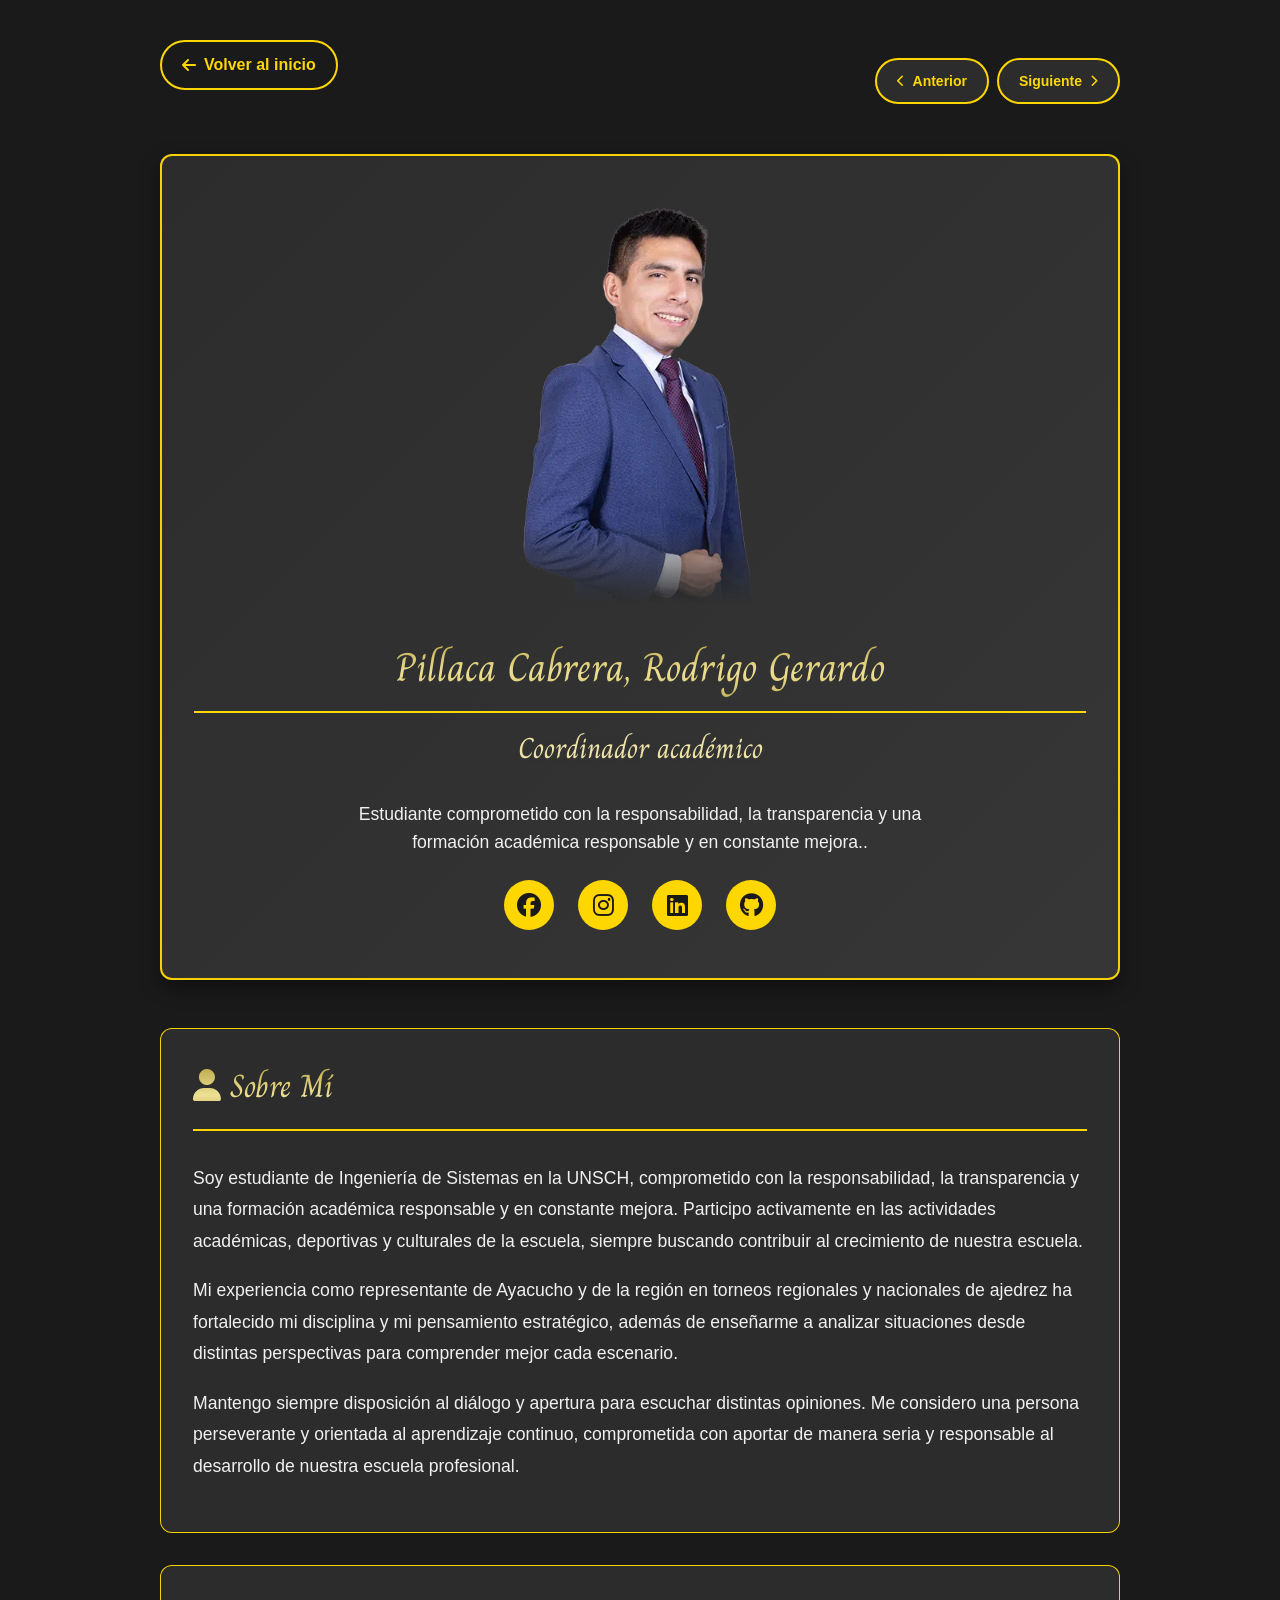
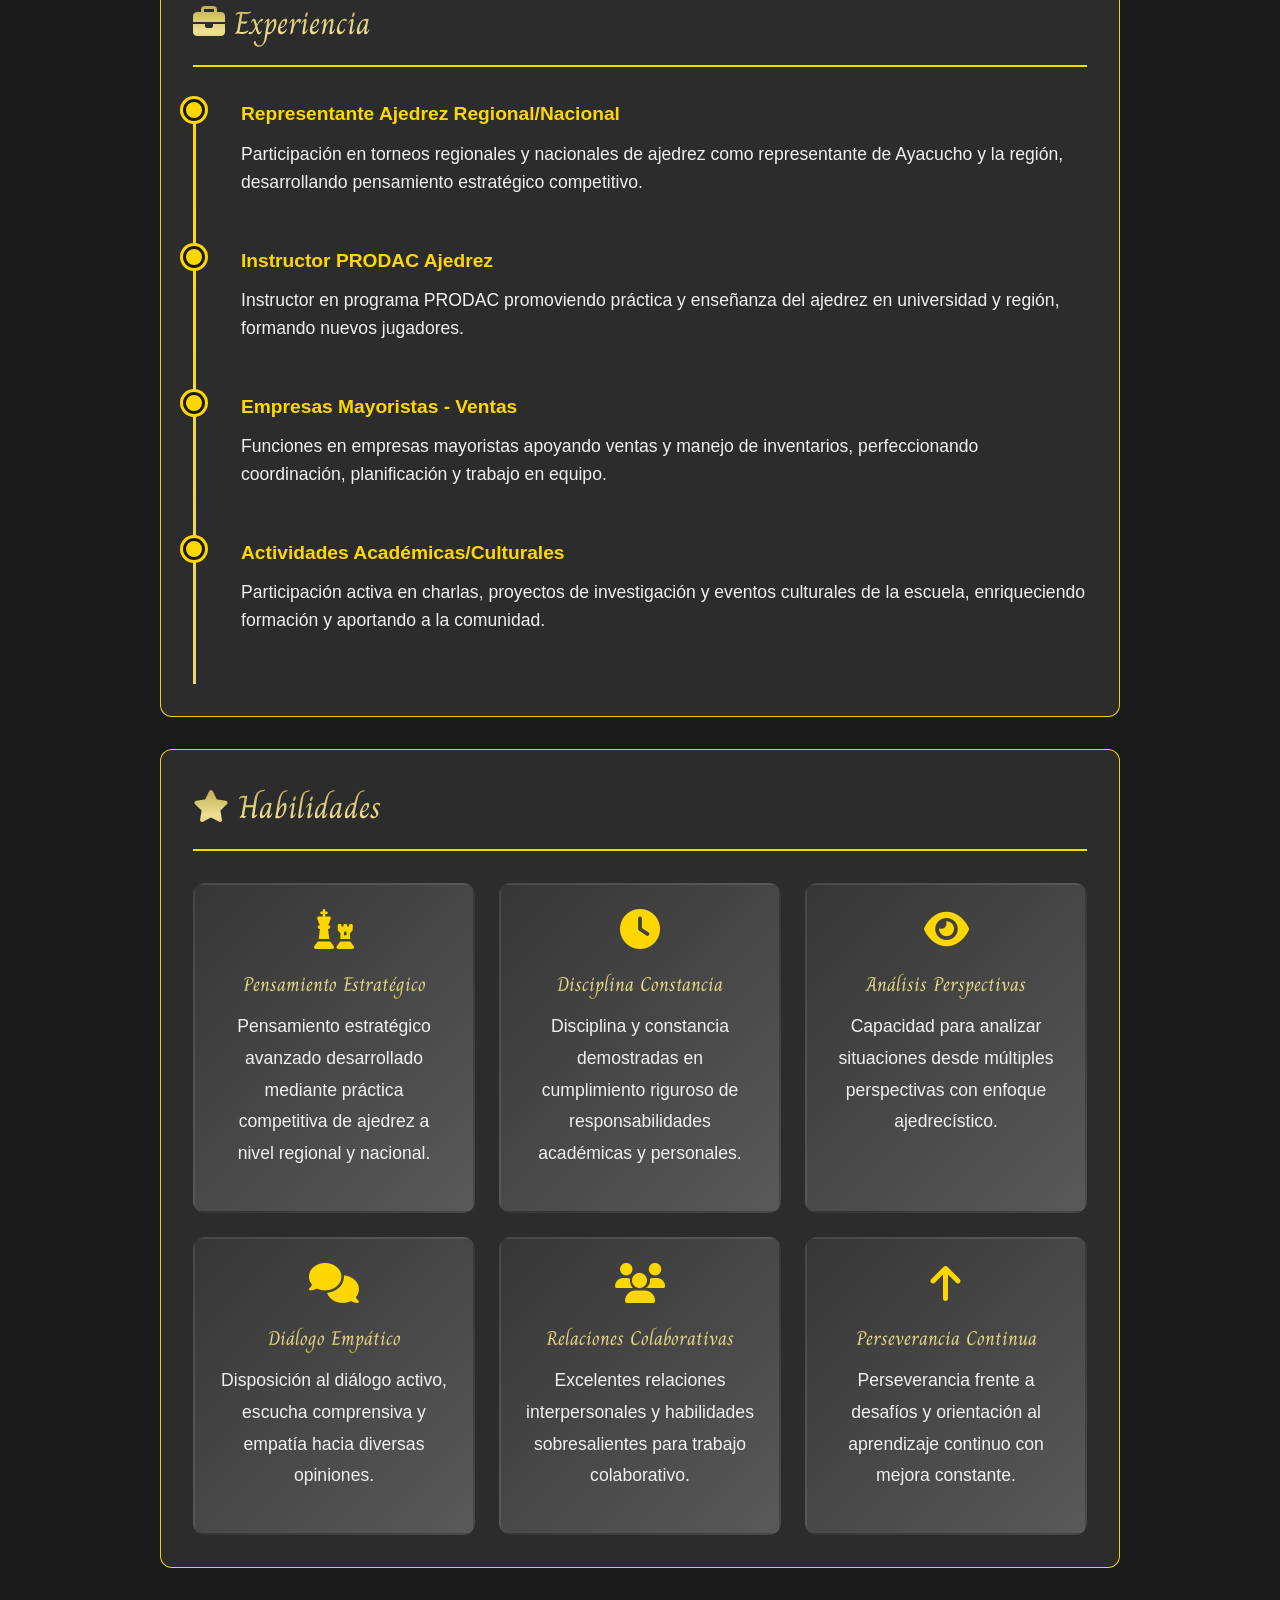
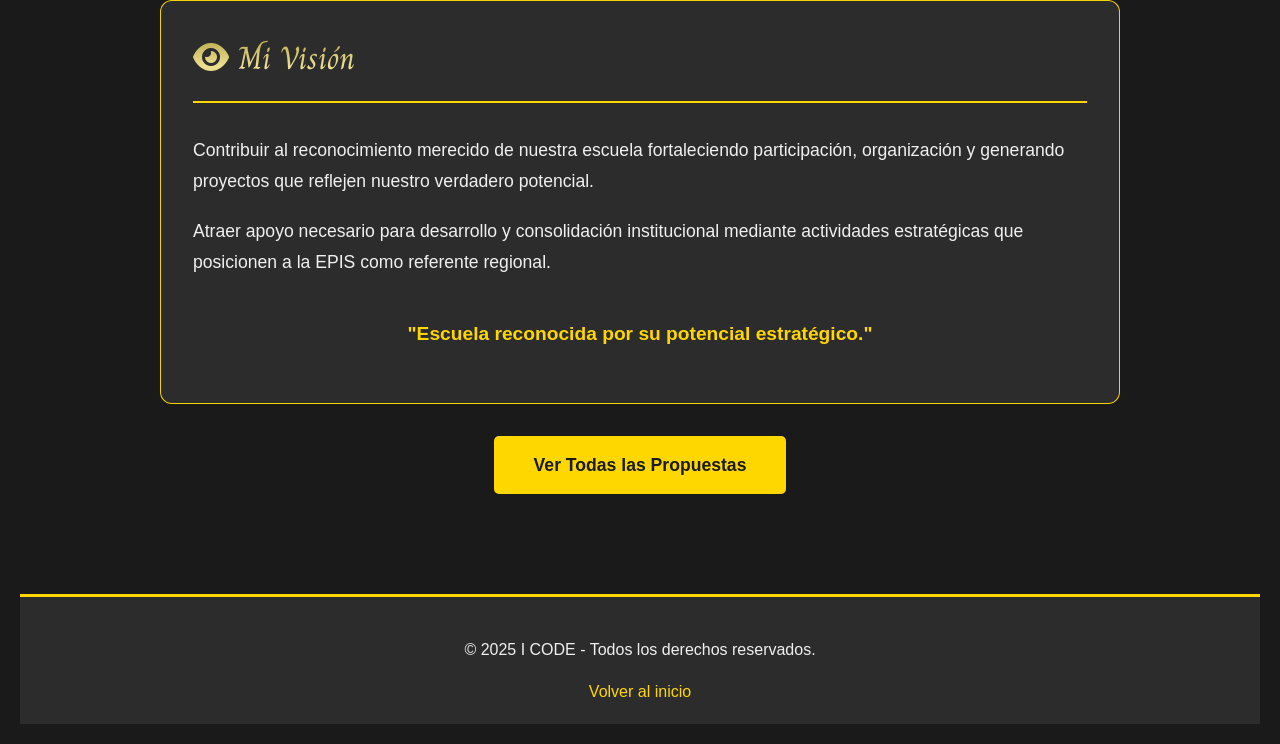
<file: candidatos/Coordinador_academico.html>
<!DOCTYPE html>
<html lang="es">
<head>
    <meta charset="UTF-8">
    <meta name="viewport" content="width=device-width, initial-scale=1.0">
    <title>Pillaca Cabrera, Rodrigo Gerardo - Coordinador académico | I CODE</title>
    <meta name="description" content="Conoce a Pillaca Cabrera, Rodrigo Gerardo, candidato a Coordinador académico de I CODE. Descubre su experiencia, habilidades y propuestas para mejorar la vida estudiantil.">
    
    <!-- Open Graph -->
    <meta property="og:title" content="Pillaca Cabrera, Rodrigo Gerardo - Coordinador académico | I CODE">
    <meta property="og:description" content="Estudiante comprometido con la innovación y el desarrollo estudiantil.">
    <meta property="og:image" content="https://raw.githubusercontent.com/Inmortal175/i-code/refs/heads/Farmacia/resource/img/candidatos/Rodrigo1_1.webp">
    <meta property="og:type" content="profile">
    
    <!-- Preconnect -->
    <link rel="preconnect" href="https://fonts.googleapis.com">
    <link rel="preconnect" href="https://fonts.gstatic.com" crossorigin>
    
    <!-- Google Fonts -->
    <link href="https://fonts.googleapis.com/css2?family=Bonheur+Royale&display=swap" rel="stylesheet">
    <link href="https://fonts.googleapis.com/css2?family=Charm:wght@400;700&display=swap" rel="stylesheet">
    
    <!-- Favicon -->
    <link rel="icon" href="../resource/img/favicon.webp" type="image/x-icon">
    
    <!-- Font Awesome -->
    <link rel="stylesheet" href="https://cdnjs.cloudflare.com/ajax/libs/font-awesome/6.7.2/css/all.min.css" integrity="sha512-Evv84Mr4kqVGRNSgIGL/F/aIDqQb7xQ2vcrdIwxfjThSH8CSR7PBEakCr51Ck+w+/U6swU2Im1vVX0SVk9ABhg==" crossorigin="anonymous" referrerpolicy="no-referrer" />
    
    <!-- Estilos -->
    <link rel="stylesheet" href="../css/main.css">
    <link rel="stylesheet" href="../css/candidato.css">
</head>
<body>
    <div class="candidato-page">
        <!-- Navegación -->
        <div class="candidato-navegacion">
            <a href="../index.html" class="btn-back">
                <i class="fas fa-arrow-left"></i>
                Volver al inicio
            </a>
            
            <div class="btn-nav-candidatos">
                <a href="./vicepresidente.html" class="btn-nav prev" title="Candidato anterior">
                    <i class="fas fa-chevron-left"></i>
                    <span>Anterior</span>
                </a>
                <a href="./Coordinador_de_actas.html" class="btn-nav next" title="Siguiente candidato">
                    <span>Siguiente</span>
                    <i class="fas fa-chevron-right"></i>
                </a>
            </div>
        </div>

        <!-- Header del candidato -->
        <div class="candidato-header">
            <img src="../resource/img/candidatos/Rodrigo1_1.webp" alt="Pillaca Cabrera, Rodrigo Gerardo">
            <h1>Pillaca Cabrera, Rodrigo Gerardo</h1>
            <span class="cargo">Coordinador académico</span>
            <p class="descripcion-corta">
                Estudiante comprometido con la responsabilidad, la transparencia y una formación académica responsable y en constante mejora.. 
                
            </p>
            
            <!-- Redes sociales -->
            <div class="redes-sociales">
                <a href="https://facebook.com" target="_blank" rel="noopener noreferrer" aria-label="Facebook">
                    <i class="fa-brands fa-facebook"></i>
                </a>
                <a href="https://instagram.com" target="_blank" rel="noopener noreferrer" aria-label="Instagram">
                    <i class="fa-brands fa-instagram"></i>
                </a>
                <a href="https://linkedin.com" target="_blank" rel="noopener noreferrer" aria-label="LinkedIn">
                    <i class="fa-brands fa-linkedin"></i>
                </a>
                <a href="https://github.com/Inmortal175" target="_blank" rel="noopener noreferrer" aria-label="GitHub">
                    <i class="fa-brands fa-github"></i>
                </a>
            </div>
        </div>

        <!-- Biografía -->
        <section class="candidato-section">
            <h2><i class="fas fa-user"></i> Sobre Mí</h2>
            <p>
                Soy estudiante de Ingeniería de Sistemas en la UNSCH,  comprometido con la responsabilidad, la transparencia y una formación académica responsable y en constante mejora. Participo activamente en las actividades académicas, deportivas y culturales de la escuela, siempre buscando contribuir al crecimiento de nuestra escuela.
            </p>
            <p>
                Mi experiencia como representante de Ayacucho y de la región en torneos regionales y nacionales de ajedrez ha fortalecido mi disciplina y mi pensamiento estratégico, además de enseñarme a analizar situaciones desde distintas perspectivas para comprender mejor cada escenario. 
            </p>
            <p>
                Mantengo siempre disposición al diálogo y apertura para escuchar distintas opiniones. Me considero una persona perseverante y orientada al aprendizaje continuo, comprometida con aportar de manera seria y responsable al desarrollo de nuestra escuela profesional.

            </p>
        </section>

        <!-- Experiencia -->
<section class="candidato-section">
    <h2><i class="fas fa-briefcase"></i> Experiencia</h2>
    <div class="timeline">
        <div class="timeline-item">
            <h4>Representante Ajedrez Regional/Nacional</h4>
            <p>Participación en torneos regionales y nacionales de ajedrez como representante de Ayacucho y la región, desarrollando pensamiento estratégico competitivo.</p>
        </div>
        
        <div class="timeline-item">
            <h4>Instructor PRODAC Ajedrez</h4>
            <p>Instructor en programa PRODAC promoviendo práctica y enseñanza del ajedrez en universidad y región, formando nuevos jugadores.</p>
        </div>
        
        <div class="timeline-item">
            <h4>Empresas Mayoristas - Ventas</h4>
            <p>Funciones en empresas mayoristas apoyando ventas y manejo de inventarios, perfeccionando coordinación, planificación y trabajo en equipo.</p>
        </div>
        
        <div class="timeline-item">
            <h4>Actividades Académicas/Culturales</h4>
            <p>Participación activa en charlas, proyectos de investigación y eventos culturales de la escuela, enriqueciendo formación y aportando a la comunidad.</p>
        </div>
    </div>
</section>

<!-- Habilidades -->
<section class="candidato-section">
    <h2><i class="fas fa-star"></i> Habilidades</h2>
    <div class="habilidades-grid">
        <div class="habilidad-card">
            <i class="fas fa-chess"></i>
            <h3>Pensamiento Estratégico</h3>
            <p>Pensamiento estratégico avanzado desarrollado mediante práctica competitiva de ajedrez a nivel regional y nacional.</p>
        </div>
        
        <div class="habilidad-card">
            <i class="fas fa-clock"></i>
            <h3>Disciplina Constancia</h3>
            <p>Disciplina y constancia demostradas en cumplimiento riguroso de responsabilidades académicas y personales.</p>
        </div>
        
        <div class="habilidad-card">
            <i class="fas fa-eye"></i>
            <h3>Análisis Perspectivas</h3>
            <p>Capacidad para analizar situaciones desde múltiples perspectivas con enfoque ajedrecístico.</p>
        </div>
        
        <div class="habilidad-card">
            <i class="fas fa-comments"></i>
            <h3>Diálogo Empático</h3>
            <p>Disposición al diálogo activo, escucha comprensiva y empatía hacia diversas opiniones.</p>
        </div>
        
        <div class="habilidad-card">
            <i class="fas fa-users"></i>
            <h3>Relaciones Colaborativas</h3>
            <p>Excelentes relaciones interpersonales y habilidades sobresalientes para trabajo colaborativo.</p>
        </div>
        
        <div class="habilidad-card">
            <i class="fas fa-arrow-up"></i>
            <h3>Perseverancia Continua</h3>
            <p>Perseverancia frente a desafíos y orientación al aprendizaje continuo con mejora constante.</p>
        </div>
    </div>
</section>

<!-- Visión -->
<section class="candidato-section">
    <h2><i class="fas fa-eye"></i> Mi Visión</h2>
    <p>
        Contribuir al reconocimiento merecido de nuestra escuela fortaleciendo participación, organización y generando proyectos que reflejen nuestro verdadero potencial.
    </p>
    <p>
        Atraer apoyo necesario para desarrollo y consolidación institucional mediante actividades estratégicas que posicionen a la EPIS como referente regional.
    </p>
    <p style="font-size: 1.2rem; color: var(--color-primary); font-weight: bold; text-align: center; margin-top: 2em;">
        "Escuela reconocida por su potencial estratégico."
    </p>
</section>


        <!-- Call to Action -->
        <div class="text-center mt-2 mb-2">
            <a href="../index.html#list-proposal" class="btn-primary" style="display: inline-block; padding: 15px 40px; font-size: 1.1rem; text-decoration: none;">
                Ver Todas las Propuestas
            </a>
        </div>
    </div>

    <!-- Footer -->
    <footer>
        <div class="text-center">
            <p>© 2025 I CODE - Todos los derechos reservados.</p>
            <p style="margin-top: 1em;">
                <a href="../index.html">Volver al inicio</a>
            </p>
        </div>
    </footer>
</body>
</html>
</file>
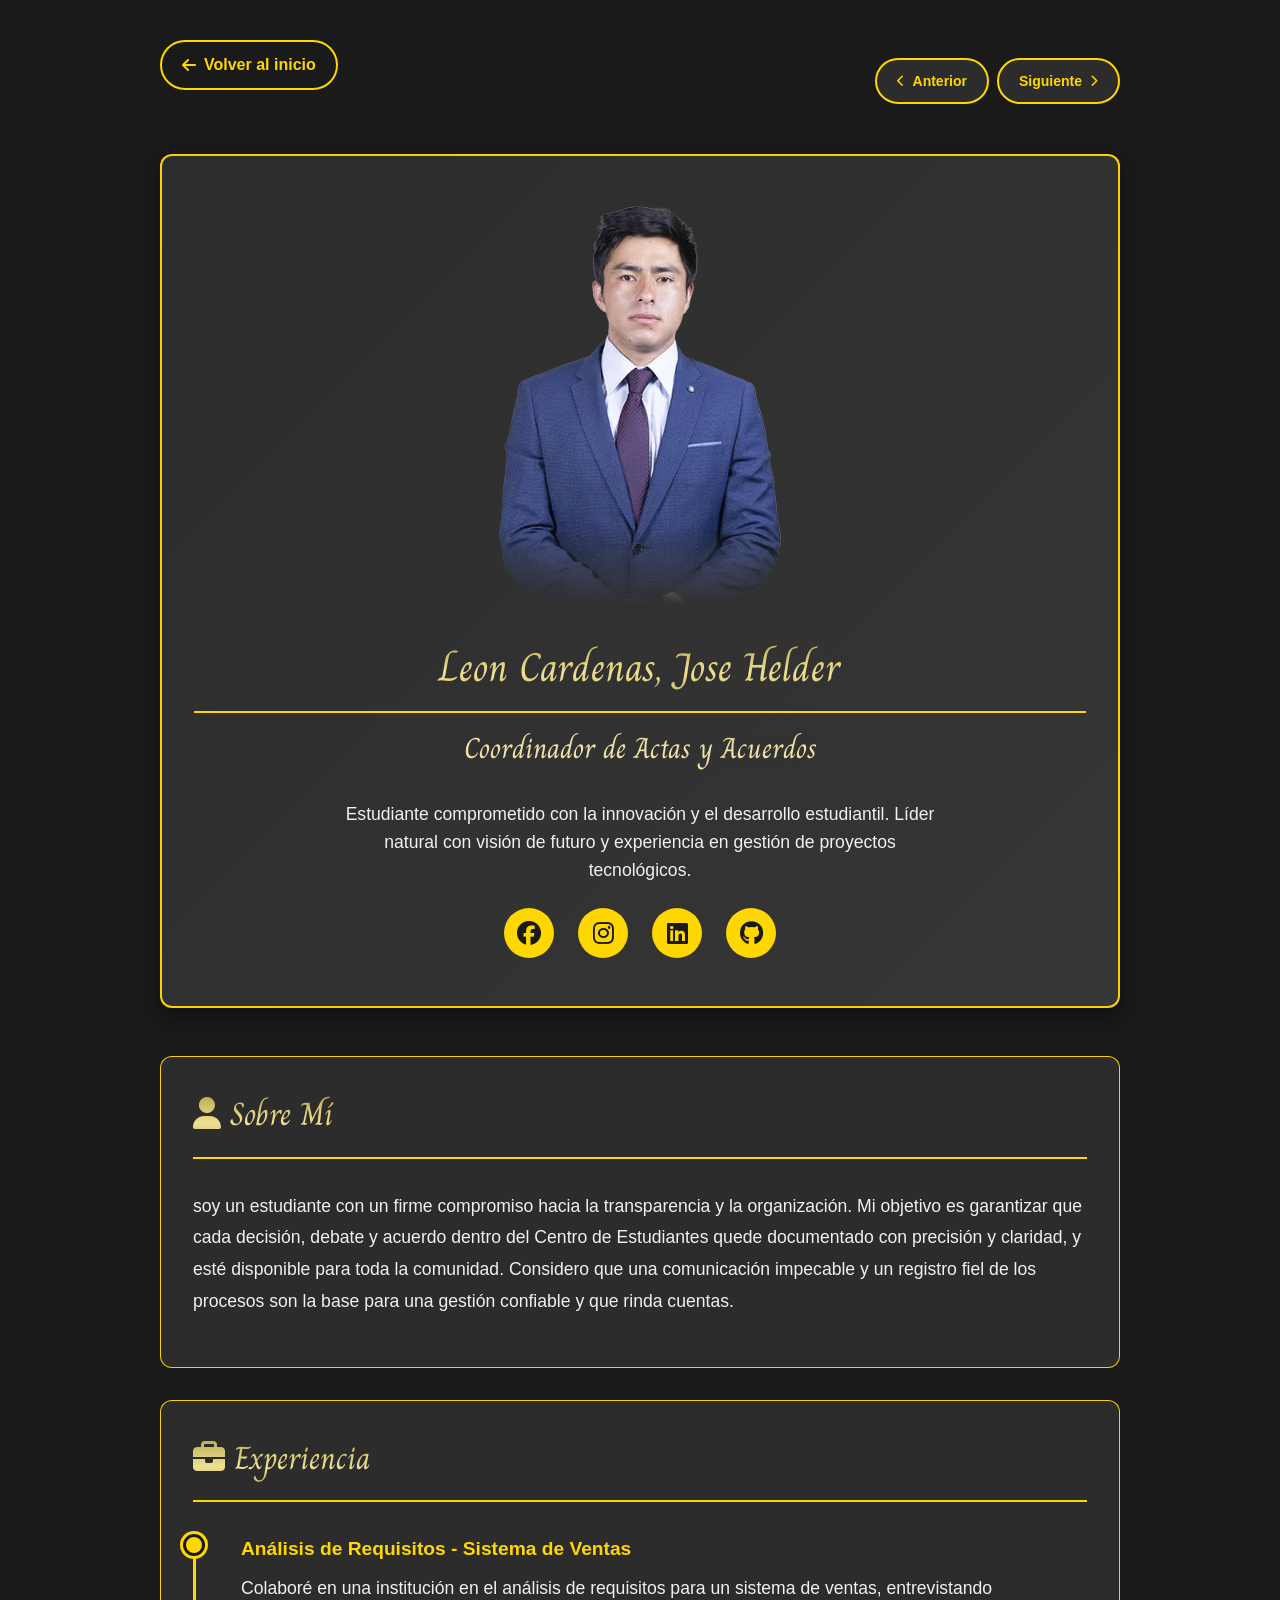
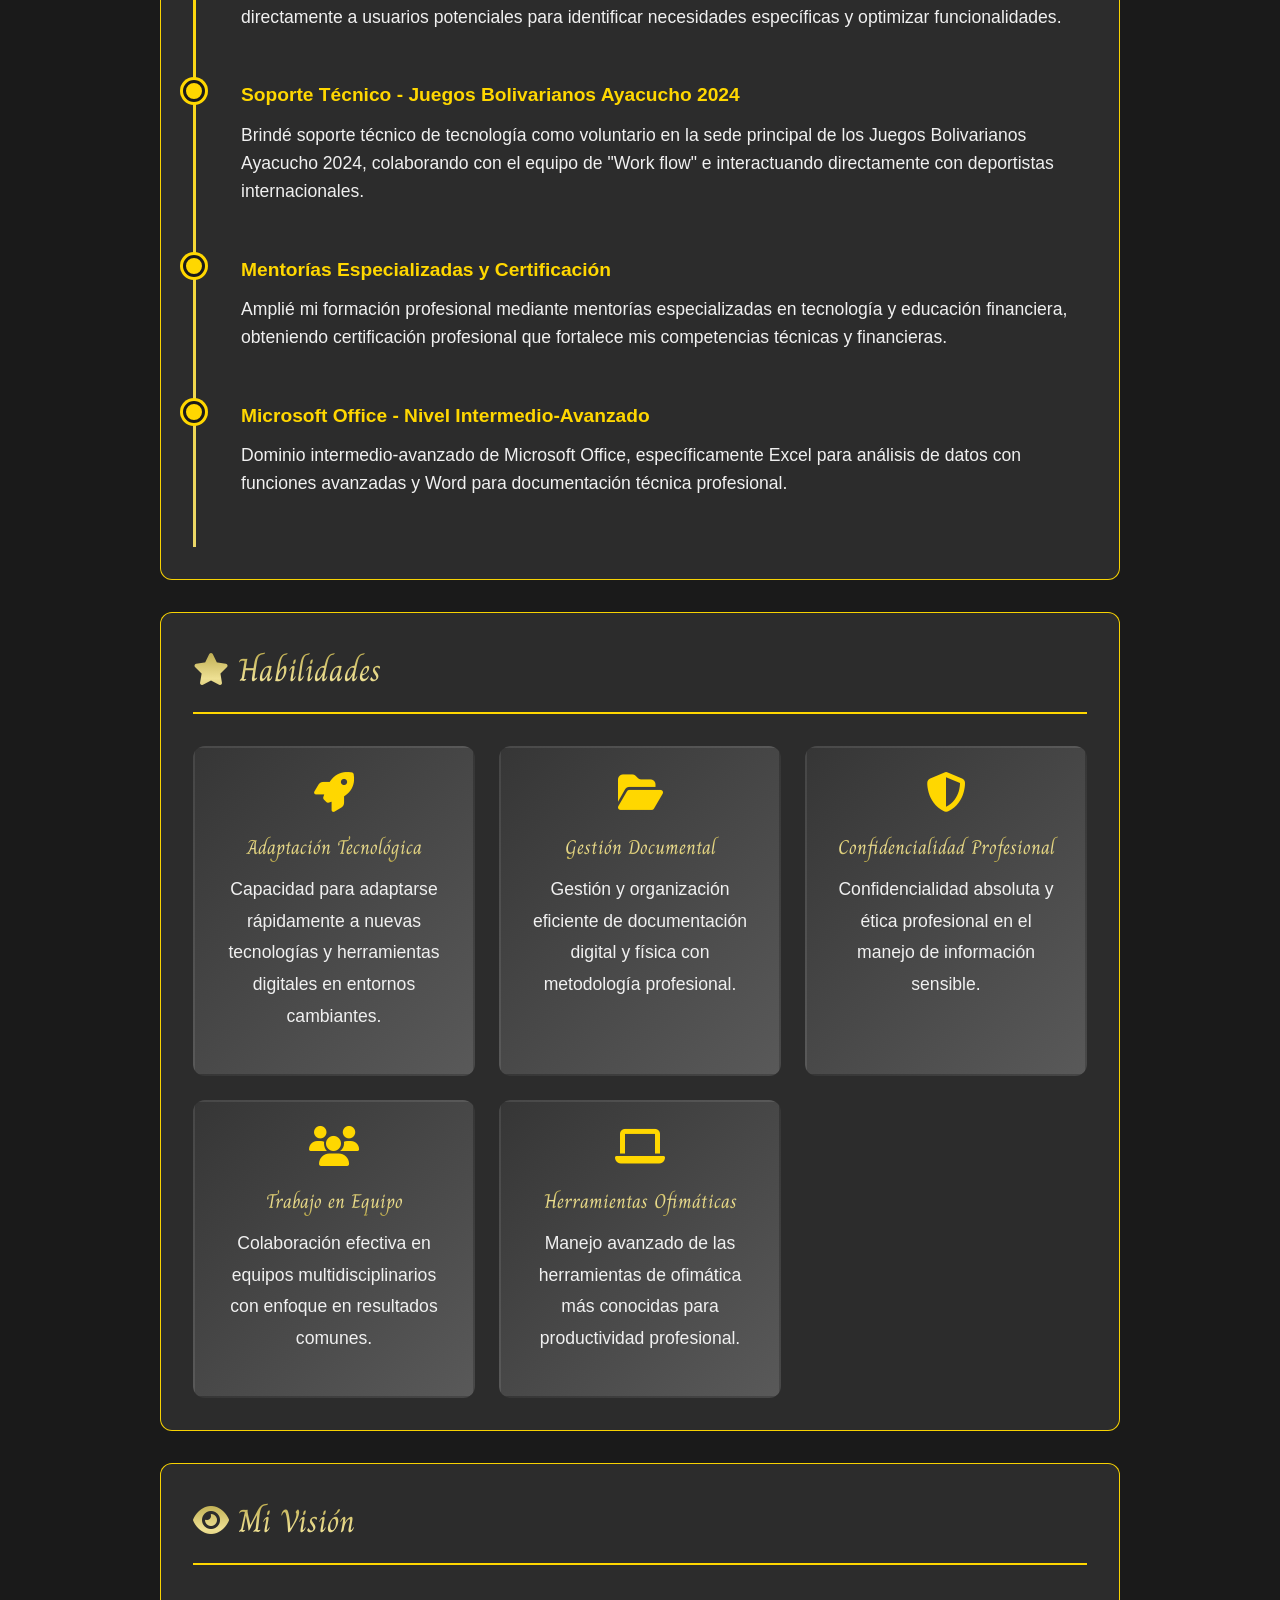
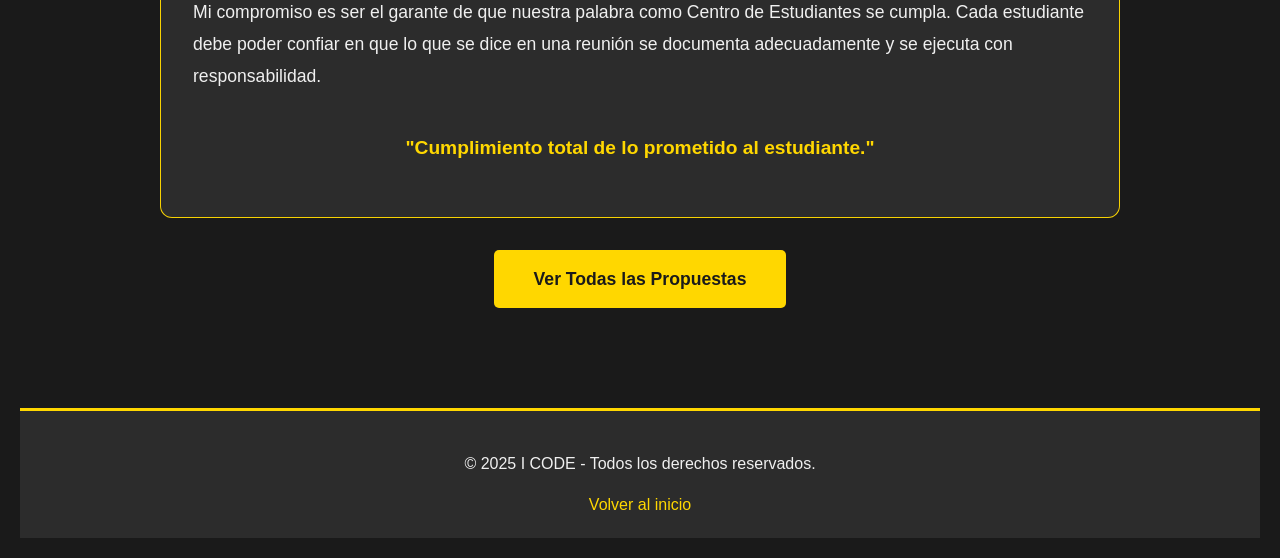
<file: candidatos/Coordinador_de_actas.html>
<!DOCTYPE html>
<html lang="es">
<head>
    <meta charset="UTF-8">
    <meta name="viewport" content="width=device-width, initial-scale=1.0">
    <title>Leon Cardenas, Jose Helder - Coordinador de Actas y Acuerdos | I CODE</title>
    <meta name="description" content="Conoce a Leon Cardenas, Jose Helder, candidato a Coordinador de Actas y Acuerdos de I CODE. Descubre su experiencia, habilidades y propuestas para mejorar la vida estudiantil.">
    
    <!-- Open Graph -->
    <meta property="og:title" content="Leon Cardenas, Jose Helder - Coordinador de Actas y Acuerdos | I CODE">
    <meta property="og:description" content="Estudiante comprometido con la innovación y el desarrollo estudiantil.">
    <meta property="og:image" content="https://raw.githubusercontent.com/Inmortal175/i-code/refs/heads/Farmacia/resource/img/candidatos/Helder1-1.webp">
    <meta property="og:type" content="profile">
    
    <!-- Preconnect -->
    <link rel="preconnect" href="https://fonts.googleapis.com">
    <link rel="preconnect" href="https://fonts.gstatic.com" crossorigin>
    
    <!-- Google Fonts -->
    <link href="https://fonts.googleapis.com/css2?family=Bonheur+Royale&display=swap" rel="stylesheet">
    <link href="https://fonts.googleapis.com/css2?family=Charm:wght@400;700&display=swap" rel="stylesheet">
    
    <!-- Favicon -->
    <link rel="icon" href="../resource/img/favicon.webp" type="image/x-icon">
    
    <!-- Font Awesome -->
    <link rel="stylesheet" href="https://cdnjs.cloudflare.com/ajax/libs/font-awesome/6.7.2/css/all.min.css" integrity="sha512-Evv84Mr4kqVGRNSgIGL/F/aIDqQb7xQ2vcrdIwxfjThSH8CSR7PBEakCr51Ck+w+/U6swU2Im1vVX0SVk9ABhg==" crossorigin="anonymous" referrerpolicy="no-referrer" />
    
    <!-- Estilos -->
    <link rel="stylesheet" href="../css/main.css">
    <link rel="stylesheet" href="../css/candidato.css">
</head>
<body>
    <div class="candidato-page">
        <!-- Navegación -->
        <div class="candidato-navegacion">
            <a href="../index.html" class="btn-back">
                <i class="fas fa-arrow-left"></i>
                Volver al inicio
            </a>
            
            <div class="btn-nav-candidatos">
                <a href="./Coordinador_academico.html" class="btn-nav prev" title="Candidato anterior">
                    <i class="fas fa-chevron-left"></i>
                    <span>Anterior</span>
                </a>
                <a href="./Coordinador_de_economia.html" class="btn-nav next" title="Siguiente candidato">
                    <span>Siguiente</span>
                    <i class="fas fa-chevron-right"></i>
                </a>
            </div>
        </div>

        <!-- Header del candidato -->
        <div class="candidato-header">
            <img src="../resource/img/candidatos/Helder1-1.webp" alt="Leon Cardenas, Jose Helder">
            <h1>Leon Cardenas, Jose Helder</h1>
            <span class="cargo">Coordinador de Actas y Acuerdos</span>
            <p class="descripcion-corta">
                Estudiante comprometido con la innovación y el desarrollo estudiantil. 
                Líder natural con visión de futuro y experiencia en gestión de proyectos tecnológicos.
            </p>
            
            <!-- Redes sociales -->
            <div class="redes-sociales">
                <a href="https://facebook.com" target="_blank" rel="noopener noreferrer" aria-label="Facebook">
                    <i class="fa-brands fa-facebook"></i>
                </a>
                <a href="https://instagram.com" target="_blank" rel="noopener noreferrer" aria-label="Instagram">
                    <i class="fa-brands fa-instagram"></i>
                </a>
                <a href="https://linkedin.com" target="_blank" rel="noopener noreferrer" aria-label="LinkedIn">
                    <i class="fa-brands fa-linkedin"></i>
                </a>
                <a href="https://github.com/Inmortal175" target="_blank" rel="noopener noreferrer" aria-label="GitHub">
                    <i class="fa-brands fa-github"></i>
                </a>
            </div>
        </div>

        <!-- Biografía -->
        <section class="candidato-section">
            <h2><i class="fas fa-user"></i> Sobre Mí</h2>
            <p>
                soy un estudiante con un firme compromiso hacia la transparencia y la organización. Mi objetivo es garantizar que cada decisión, debate y acuerdo dentro del Centro de Estudiantes quede documentado con precisión y claridad, y esté disponible para toda la comunidad. Considero que una comunicación impecable y un registro fiel de los procesos son la base para una gestión confiable y que rinda cuentas.
            </p>
            
        </section>

        <!-- Experiencia -->
<section class="candidato-section">
    <h2><i class="fas fa-briefcase"></i> Experiencia</h2>
    <div class="timeline">
        <div class="timeline-item">
            <h4>Análisis de Requisitos - Sistema de Ventas</h4>
            <p>Colaboré en una institución en el análisis de requisitos para un sistema de ventas, entrevistando directamente a usuarios potenciales para identificar necesidades específicas y optimizar funcionalidades.</p>
        </div>
        
        <div class="timeline-item">
            <h4>Soporte Técnico - Juegos Bolivarianos Ayacucho 2024</h4>
            <p>Brindé soporte técnico de tecnología como voluntario en la sede principal de los Juegos Bolivarianos Ayacucho 2024, colaborando con el equipo de "Work flow" e interactuando directamente con deportistas internacionales.</p>
        </div>
        
        <div class="timeline-item">
            <h4>Mentorías Especializadas y Certificación</h4>
            <p>Amplié mi formación profesional mediante mentorías especializadas en tecnología y educación financiera, obteniendo certificación profesional que fortalece mis competencias técnicas y financieras.</p>
        </div>
        
        <div class="timeline-item">
            <h4>Microsoft Office - Nivel Intermedio-Avanzado</h4>
            <p>Dominio intermedio-avanzado de Microsoft Office, específicamente Excel para análisis de datos con funciones avanzadas y Word para documentación técnica profesional.</p>
        </div>
    </div>
</section>

<!-- Habilidades -->
<section class="candidato-section">
    <h2><i class="fas fa-star"></i> Habilidades</h2>
    <div class="habilidades-grid">
        <div class="habilidad-card">
            <i class="fas fa-rocket"></i>
            <h3>Adaptación Tecnológica</h3>
            <p>Capacidad para adaptarse rápidamente a nuevas tecnologías y herramientas digitales en entornos cambiantes.</p>
        </div>
        
        <div class="habilidad-card">
            <i class="fas fa-folder-open"></i>
            <h3>Gestión Documental</h3>
            <p>Gestión y organización eficiente de documentación digital y física con metodología profesional.</p>
        </div>
        
        <div class="habilidad-card">
            <i class="fas fa-shield-alt"></i>
            <h3>Confidencialidad Profesional</h3>
            <p>Confidencialidad absoluta y ética profesional en el manejo de información sensible.</p>
        </div>
        
        <div class="habilidad-card">
            <i class="fas fa-users"></i>
            <h3>Trabajo en Equipo</h3>
            <p>Colaboración efectiva en equipos multidisciplinarios con enfoque en resultados comunes.</p>
        </div>
        
        <div class="habilidad-card">
            <i class="fas fa-laptop"></i>
            <h3>Herramientas Ofimáticas</h3>
            <p>Manejo avanzado de las herramientas de ofimática más conocidas para productividad profesional.</p>
        </div>
    </div>
</section>

<!-- Visión -->
<section class="candidato-section">
    <h2><i class="fas fa-eye"></i> Mi Visión</h2>
    <p>
        Mi compromiso es ser el garante de que nuestra palabra como Centro de Estudiantes se cumpla. Cada estudiante debe poder confiar en que lo que se dice en una reunión se documenta adecuadamente y se ejecuta con responsabilidad.
    </p>
    <p style="font-size: 1.2rem; color: var(--color-primary); font-weight: bold; text-align: center; margin-top: 2em;">
        "Cumplimiento total de lo prometido al estudiante."
    </p>
</section>


        <!-- Call to Action -->
        <div class="text-center mt-2 mb-2">
            <a href="../index.html#list-proposal" class="btn-primary" style="display: inline-block; padding: 15px 40px; font-size: 1.1rem; text-decoration: none;">
                Ver Todas las Propuestas
            </a>
        </div>
    </div>

    <!-- Footer -->
    <footer>
        <div class="text-center">
            <p>© 2025 I CODE - Todos los derechos reservados.</p>
            <p style="margin-top: 1em;">
                <a href="../index.html">Volver al inicio</a>
            </p>
        </div>
    </footer>
</body>
</html>
</file>
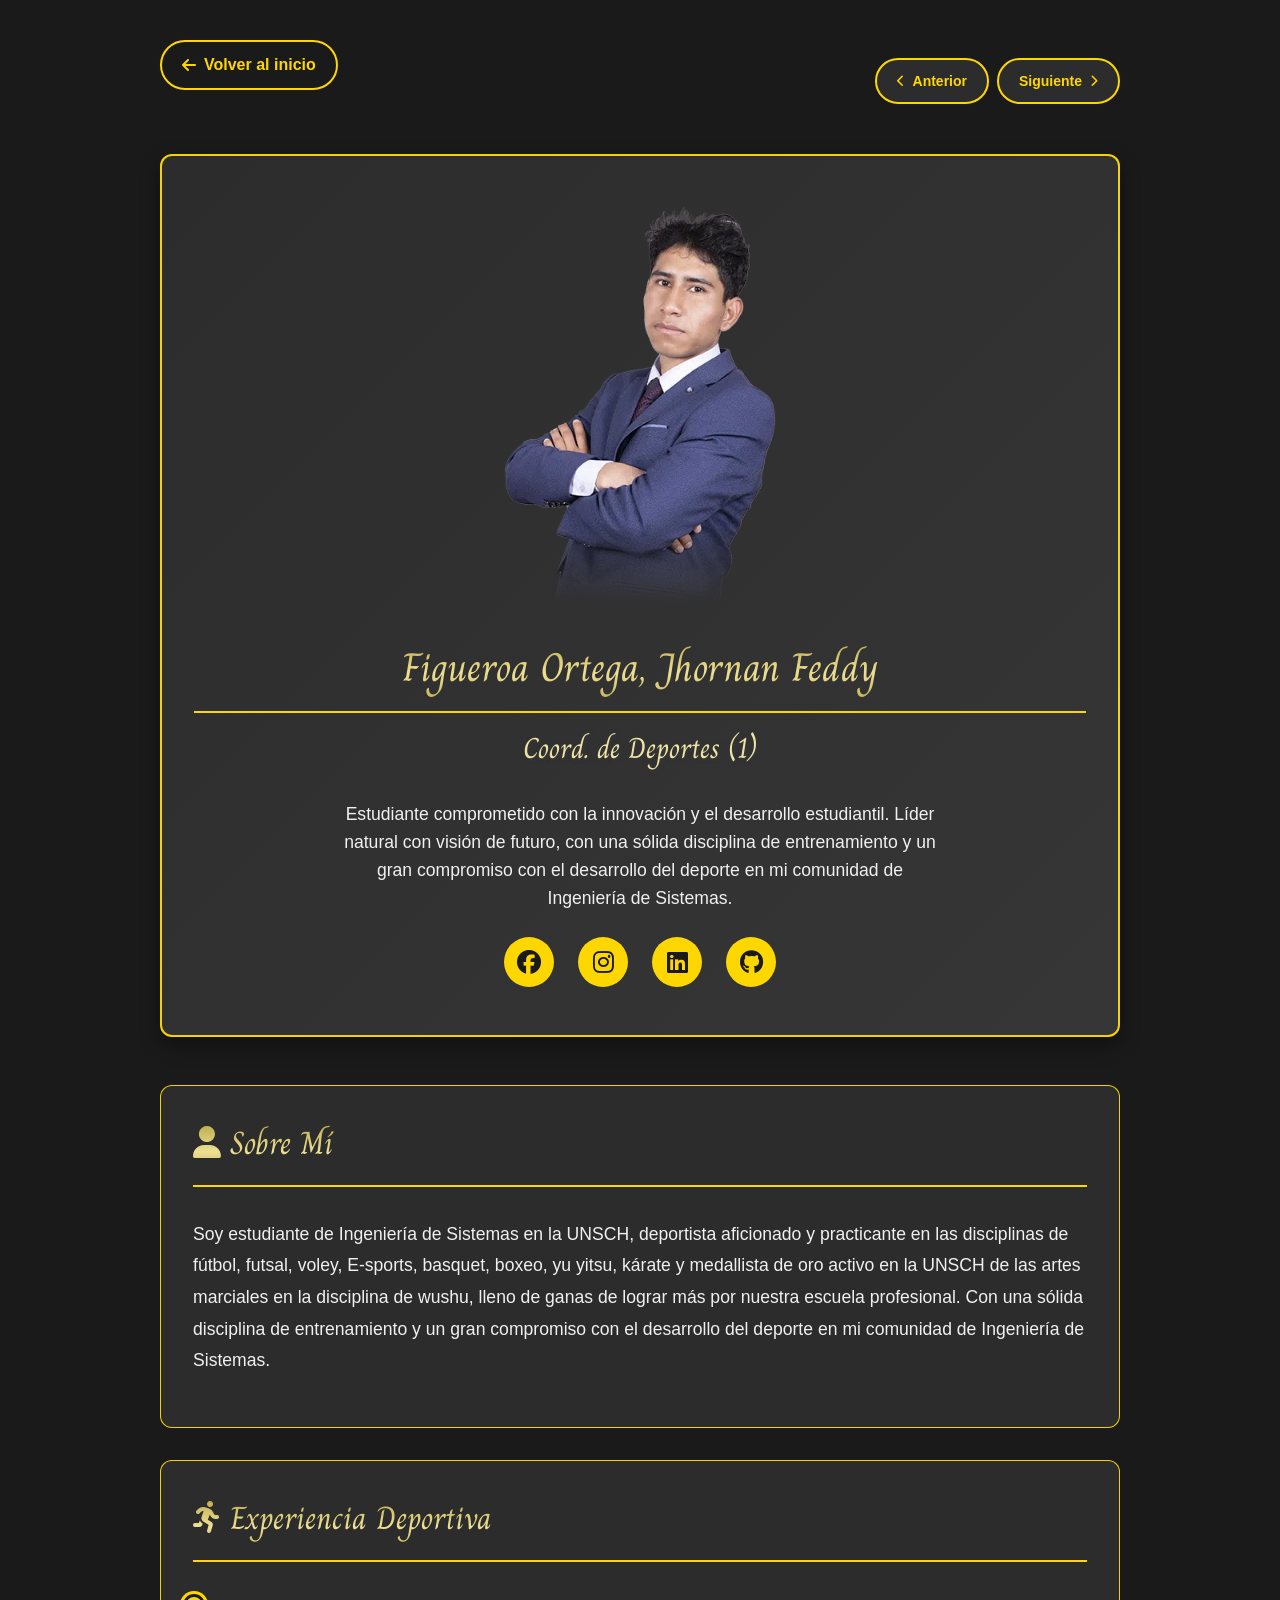
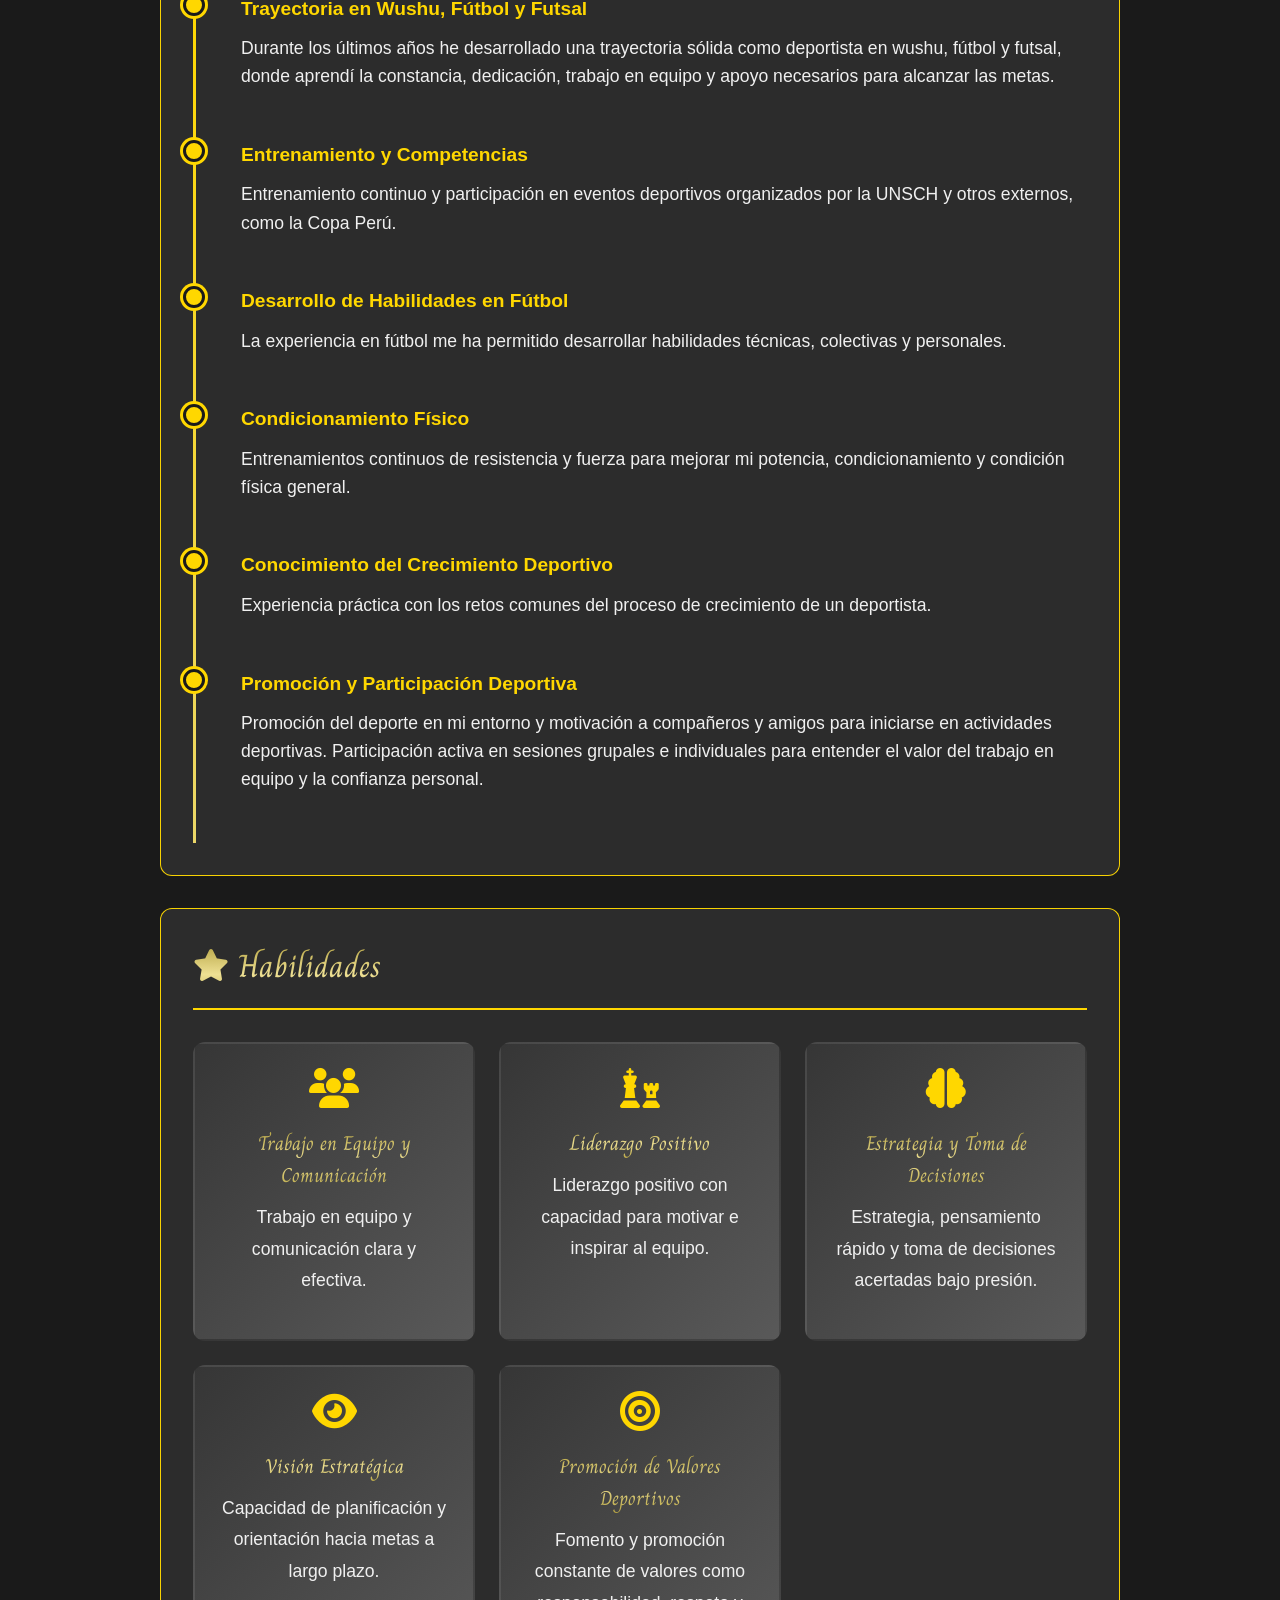
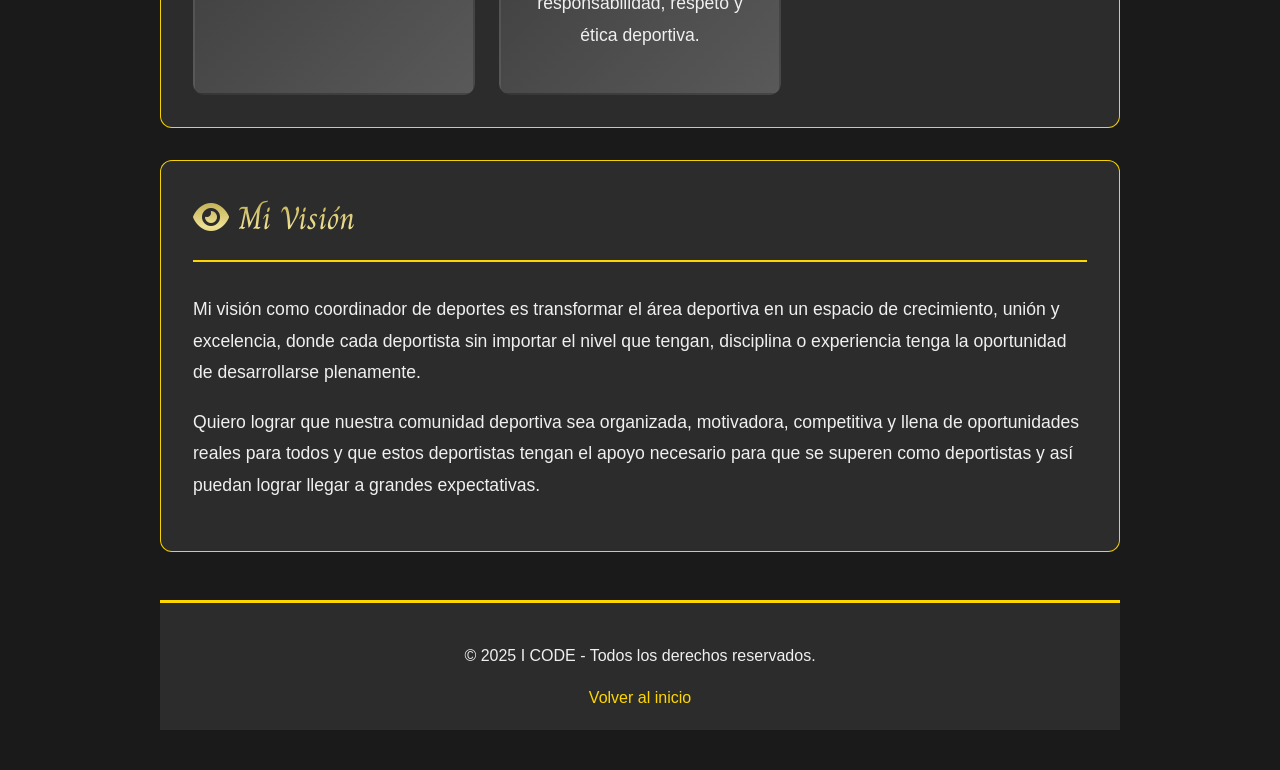
<file: candidatos/Coordinador_de_deportes_1.html>
<!DOCTYPE html>
<html lang="es">
<head>
    <meta charset="UTF-8">
    <meta name="viewport" content="width=device-width, initial-scale=1.0">
    <title>Figueroa Ortega, Jhornan Feddy - Coord. de Deportes 1| I CODE</title>
    <meta name="description" content="Conoce a Figueroa Ortega, Jhornan Feddy, candidato a Coord. de Deportes 1de I CODE. Descubre su experiencia, habilidades y propuestas para mejorar la vida estudiantil.">
    
    <!-- Open Graph -->
    <meta property="og:title" content="Figueroa Ortega, Jhornan Feddy - Coord. de Deportes 1| I CODE">
    <meta property="og:description" content="Estudiante comprometido con la innovación y el desarrollo estudiantil.">
    <meta property="og:image" content="https://raw.githubusercontent.com/Inmortal175/i-code/refs/heads/Farmacia/resource/img/candidatos/Jhornan1-1.webp">
    <meta property="og:type" content="profile">
    
    <!-- Preconnect -->
    <link rel="preconnect" href="https://fonts.googleapis.com">
    <link rel="preconnect" href="https://fonts.gstatic.com" crossorigin>
    
    <!-- Google Fonts -->
    <link href="https://fonts.googleapis.com/css2?family=Bonheur+Royale&display=swap" rel="stylesheet">
    <link href="https://fonts.googleapis.com/css2?family=Charm:wght@400;700&display=swap" rel="stylesheet">
    
    <!-- Favicon -->
    <link rel="icon" href="../resource/img/favicon.webp" type="image/x-icon">
    
    <!-- Font Awesome -->
    <link rel="stylesheet" href="https://cdnjs.cloudflare.com/ajax/libs/font-awesome/6.7.2/css/all.min.css" integrity="sha512-Evv84Mr4kqVGRNSgIGL/F/aIDqQb7xQ2vcrdIwxfjThSH8CSR7PBEakCr51Ck+w+/U6swU2Im1vVX0SVk9ABhg==" crossorigin="anonymous" referrerpolicy="no-referrer" />
    
    <!-- Estilos -->
    <link rel="stylesheet" href="../css/main.css">
    <link rel="stylesheet" href="../css/candidato.css">
</head>
<body>
    <div class="candidato-page">
        <!-- Navegación -->
        <div class="candidato-navegacion">
            <a href="../index.html" class="btn-back">
                <i class="fas fa-arrow-left"></i>
                Volver al inicio
            </a>
            
            <div class="btn-nav-candidatos">
                <a href="./Coordinador_de_relaciones_publicas.html" class="btn-nav prev" title="Candidato anterior">
                    <i class="fas fa-chevron-left"></i>
                    <span>Anterior</span>
                </a>
                <a href="./Coordinador_de_deportes_2.html" class="btn-nav next" title="Siguiente candidato">
                    <span>Siguiente</span>
                    <i class="fas fa-chevron-right"></i>
                </a>
            </div>
        </div>

        <!-- Header del candidato -->
        <div class="candidato-header">
            <img src="../resource/img/candidatos/Jhornan1-1.webp" alt="Figueroa Ortega, Jhornan Feddy">
            <h1>Figueroa Ortega, Jhornan Feddy</h1>
            <span class="cargo">Coord. de Deportes (1)</span>
            <p class="descripcion-corta">
                Estudiante comprometido con la innovación y el desarrollo estudiantil. 
                Líder natural con visión de futuro, con una sólida disciplina de entrenamiento y un gran compromiso con el desarrollo del deporte en mi comunidad de Ingeniería de Sistemas.
            </p>
            
            <!-- Redes sociales -->
            <div class="redes-sociales">
                <a href="https://facebook.com" target="_blank" rel="noopener noreferrer" aria-label="Facebook">
                    <i class="fa-brands fa-facebook"></i>
                </a>
                <a href="https://instagram.com" target="_blank" rel="noopener noreferrer" aria-label="Instagram">
                    <i class="fa-brands fa-instagram"></i>
                </a>
                <a href="https://linkedin.com" target="_blank" rel="noopener noreferrer" aria-label="LinkedIn">
                    <i class="fa-brands fa-linkedin"></i>
                </a>
                <a href="https://github.com/Inmortal175" target="_blank" rel="noopener noreferrer" aria-label="GitHub">
                    <i class="fa-brands fa-github"></i>
                </a>
            </div>
        </div>

        <!-- Biografía -->
        <section class="candidato-section">
            <h2><i class="fas fa-user"></i> Sobre Mí</h2>
            <p>
                Soy estudiante de Ingeniería de Sistemas en la UNSCH, deportista aficionado y practicante en las disciplinas de fútbol, futsal, voley, E-sports, basquet, boxeo, yu yitsu, kárate y medallista de oro activo en la UNSCH de las artes marciales en la disciplina de wushu, lleno de ganas de lograr más por nuestra escuela profesional. Con una sólida disciplina de entrenamiento y un gran compromiso con el desarrollo del deporte en mi comunidad de Ingeniería de Sistemas.
            </p>
        </section>

        <!-- Experiencia Deportiva -->
        <section class="candidato-section">
            <h2><i class="fas fa-running"></i> Experiencia Deportiva</h2>
            <div class="timeline">
                <div class="timeline-item">
                    <h4>Trayectoria en Wushu, Fútbol y Futsal</h4>
                    <p>
                        Durante los últimos años he desarrollado una trayectoria sólida como deportista en wushu, fútbol y futsal, donde aprendí la constancia, dedicación, trabajo en equipo y apoyo necesarios para alcanzar las metas.
                    </p>
                </div>
                <div class="timeline-item">
                    <h4>Entrenamiento y Competencias</h4>
                    <p>
                        Entrenamiento continuo y participación en eventos deportivos organizados por la UNSCH y otros externos, como la Copa Perú.
                    </p>
                </div>
                <div class="timeline-item">
                    <h4>Desarrollo de Habilidades en Fútbol</h4>
                    <p>
                        La experiencia en fútbol me ha permitido desarrollar habilidades técnicas, colectivas y personales.
                    </p>
                </div>
                <div class="timeline-item">
                    <h4>Condicionamiento Físico</h4>
                    <p>
                        Entrenamientos continuos de resistencia y fuerza para mejorar mi potencia, condicionamiento y condición física general.
                    </p>
                </div>
                <div class="timeline-item">
                    <h4>Conocimiento del Crecimiento Deportivo</h4>
                    <p>
                        Experiencia práctica con los retos comunes del proceso de crecimiento de un deportista.
                    </p>
                </div>
                <div class="timeline-item">
                    <h4>Promoción y Participación Deportiva</h4>
                    <p>
                        Promoción del deporte en mi entorno y motivación a compañeros y amigos para iniciarse en actividades deportivas. Participación activa en sesiones grupales e individuales para entender el valor del trabajo en equipo y la confianza personal.
                    </p>
                </div>
            </div>
        </section>


        <!-- Habilidades Deportivas y de Liderazgo -->
        <section class="candidato-section">
            <h2><i class="fas fa-star"></i> Habilidades</h2>
            <div class="habilidades-grid">
                <div class="habilidad-card">
                    <i class="fas fa-users"></i>
                    <h3>Trabajo en Equipo y Comunicación</h3>
                    <p>Trabajo en equipo y comunicación clara y efectiva.</p>
                </div>
                <div class="habilidad-card">
                    <i class="fas fa-chess"></i>
                    <h3>Liderazgo Positivo</h3>
                    <p>Liderazgo positivo con capacidad para motivar e inspirar al equipo.</p>
                </div>
                <div class="habilidad-card">
                    <i class="fas fa-brain"></i>
                    <h3>Estrategia y Toma de Decisiones</h3>
                    <p>Estrategia, pensamiento rápido y toma de decisiones acertadas bajo presión.</p>
                </div>
                <div class="habilidad-card">
                    <i class="fas fa-eye"></i>
                    <h3>Visión Estratégica</h3>
                    <p>Capacidad de planificación y orientación hacia metas a largo plazo.</p>
                </div>
                <div class="habilidad-card">
                    <i class="fas fa-bullseye"></i>
                    <h3>Promoción de Valores Deportivos</h3>
                    <p>Fomento y promoción constante de valores como responsabilidad, respeto y ética deportiva.</p>
                </div>
            </div>
        </section>


        <!-- Mi Visión como Coordinador de Deportes -->
<section class="candidato-section">
    <h2><i class="fas fa-eye"></i> Mi Visión</h2>
    <p>
        Mi visión como coordinador de deportes es transformar el área deportiva en un espacio de crecimiento, unión y excelencia, donde cada deportista sin importar el nivel que tengan, disciplina o experiencia tenga la oportunidad de desarrollarse plenamente.
    </p>
    <p>
        Quiero lograr que nuestra comunidad deportiva sea organizada, motivadora, competitiva y llena de oportunidades reales para todos y que estos deportistas tengan el apoyo necesario para que se superen como deportistas y así puedan lograr llegar a grandes expectativas.
    </p>
</section>


    <!-- Footer -->
    <footer>
        <div class="text-center">
            <p>© 2025 I CODE - Todos los derechos reservados.</p>
            <p style="margin-top: 1em;">
                <a href="../index.html">Volver al inicio</a>
            </p>
        </div>
    </footer>
</body>
</html>
</file>
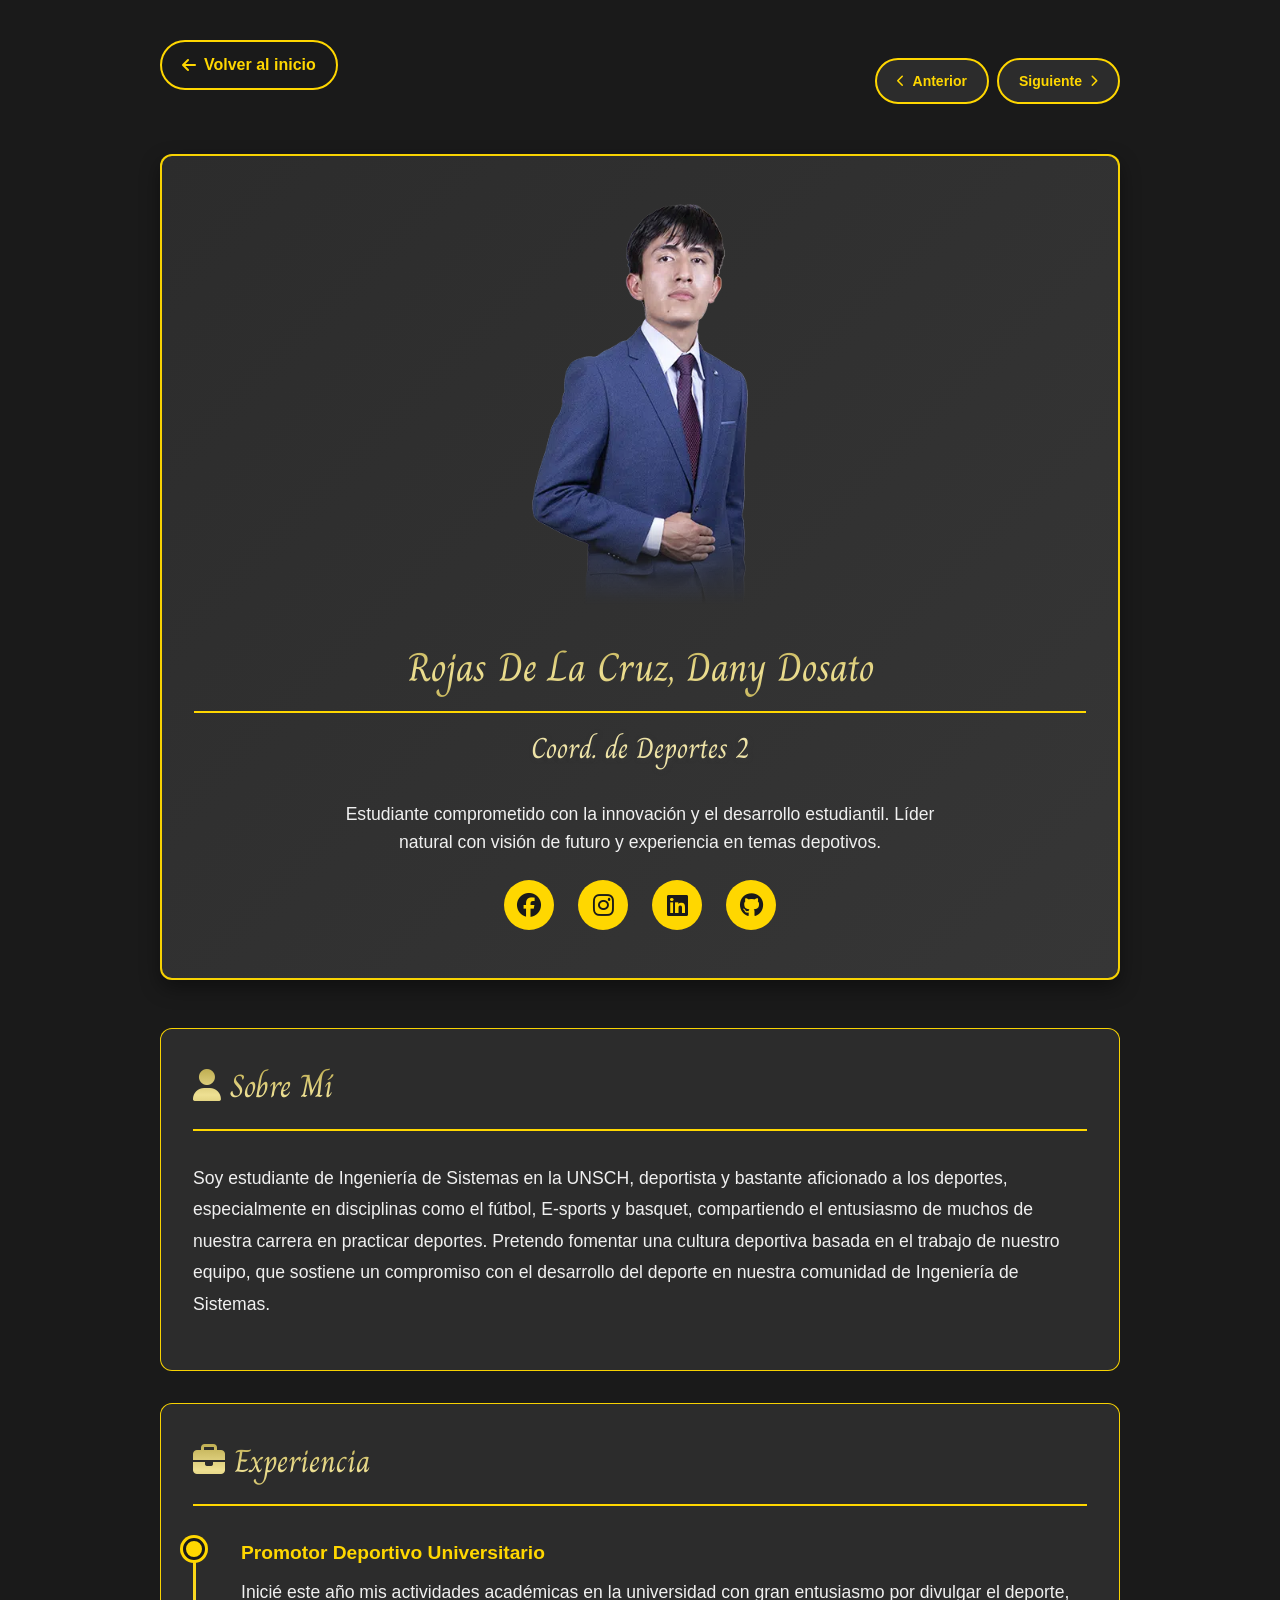
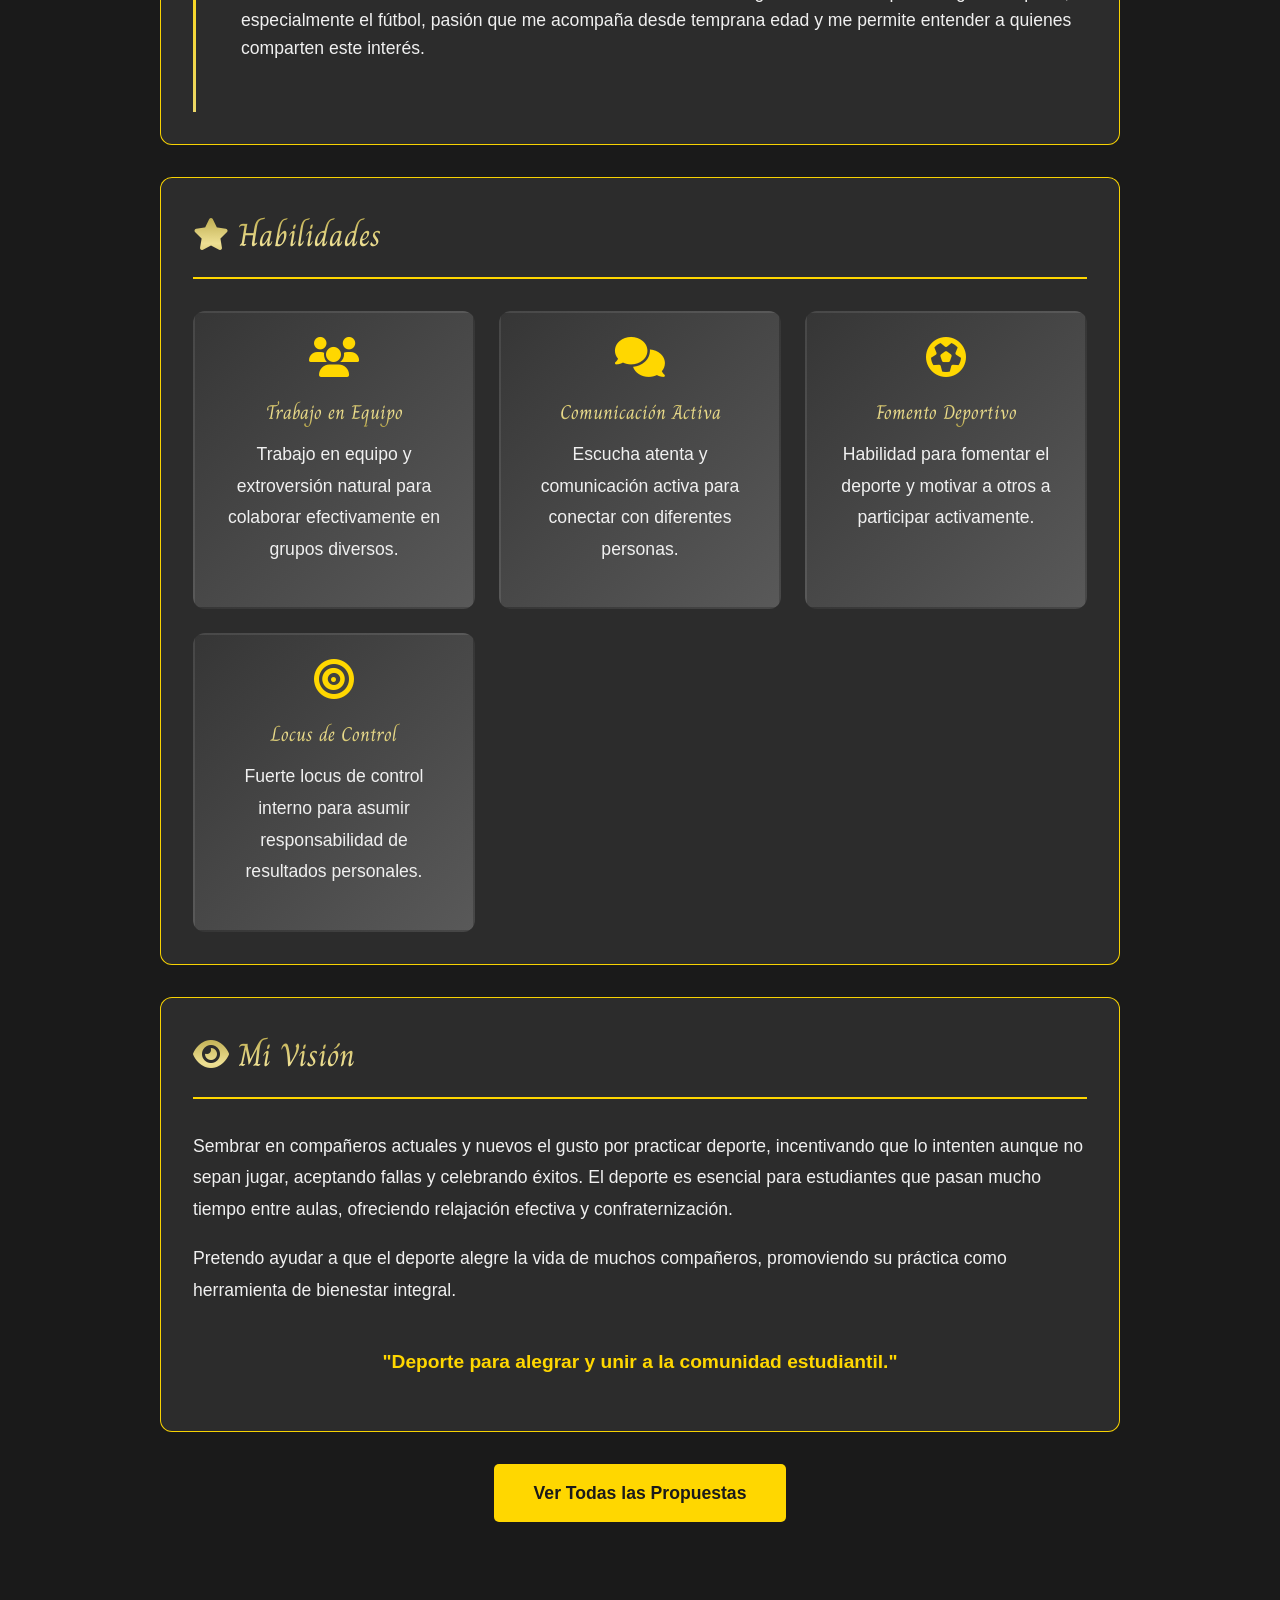
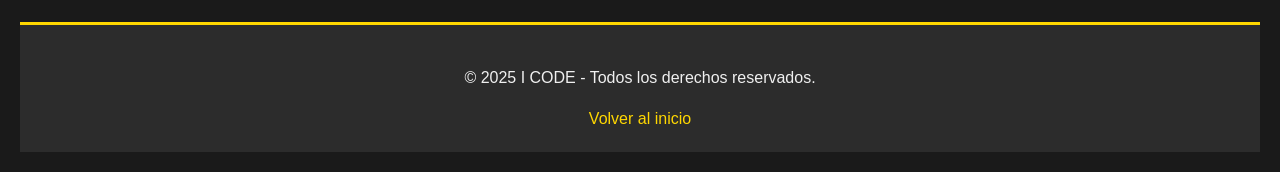
<file: candidatos/Coordinador_de_deportes_2.html>
<!DOCTYPE html>
<html lang="es">
<head>
    <meta charset="UTF-8">
    <meta name="viewport" content="width=device-width, initial-scale=1.0">
    <title>Rojas De La Cruz, Dany Dosato - Coord. de Deportes 2 | I CODE</title>
    <meta name="description" content="Conoce a  Rojas De La Cruz, Dany Dosato, candidato a Coord. de Deportes 2 de I CODE. Descubre su experiencia, habilidades y propuestas para mejorar la vida estudiantil.">
    
    <!-- Open Graph -->
    <meta property="og:title" content=" Rojas De La Cruz, Dany Dosato - Coord. de Deportes 2 | I CODE">
    <meta property="og:description" content="Estudiante comprometido con la innovación y el desarrollo estudiantil.">
    <meta property="og:image" content="https://raw.githubusercontent.com/Inmortal175/i-code/refs/heads/Farmacia/resource/img/candidatos/Dany1-1.webp">
    <meta property="og:type" content="profile">
    
    <!-- Preconnect -->
    <link rel="preconnect" href="https://fonts.googleapis.com">
    <link rel="preconnect" href="https://fonts.gstatic.com" crossorigin>
    
    <!-- Google Fonts -->
    <link href="https://fonts.googleapis.com/css2?family=Bonheur+Royale&display=swap" rel="stylesheet">
    <link href="https://fonts.googleapis.com/css2?family=Charm:wght@400;700&display=swap" rel="stylesheet">
    
    <!-- Favicon -->
    <link rel="icon" href="../resource/img/favicon.webp" type="image/x-icon">
    
    <!-- Font Awesome -->
    <link rel="stylesheet" href="https://cdnjs.cloudflare.com/ajax/libs/font-awesome/6.7.2/css/all.min.css" integrity="sha512-Evv84Mr4kqVGRNSgIGL/F/aIDqQb7xQ2vcrdIwxfjThSH8CSR7PBEakCr51Ck+w+/U6swU2Im1vVX0SVk9ABhg==" crossorigin="anonymous" referrerpolicy="no-referrer" />
    
    <!-- Estilos -->
    <link rel="stylesheet" href="../css/main.css">
    <link rel="stylesheet" href="../css/candidato.css">
</head>
<body>
    <div class="candidato-page">
        <!-- Navegación -->
        <div class="candidato-navegacion">
            <a href="../index.html" class="btn-back">
                <i class="fas fa-arrow-left"></i>
                Volver al inicio
            </a>
            
            <div class="btn-nav-candidatos">
                <a href="./Coordinador_de_deportes_1.html" class="btn-nav prev" title="Candidato anterior">
                    <i class="fas fa-chevron-left"></i>
                    <span>Anterior</span>
                </a>
                <a href="./Coordinador_de_eventos_culturales.html" class="btn-nav next" title="Siguiente candidato">
                    <span>Siguiente</span>
                    <i class="fas fa-chevron-right"></i>
                </a>
            </div>
        </div>

        <!-- Header del candidato -->
        <div class="candidato-header">
            <img src="../resource/img/candidatos/Dany1-1.webp" alt=" Rojas De La Cruz, Dany Dosato">
            <h1> Rojas De La Cruz, Dany Dosato</h1>
            <span class="cargo">Coord. de Deportes 2</span>
            <p class="descripcion-corta">
                Estudiante comprometido con la innovación y el desarrollo estudiantil. 
                Líder natural con visión de futuro y experiencia en temas depotivos.
            </p>
            
            <!-- Redes sociales -->
            <div class="redes-sociales">
                <a href="https://facebook.com" target="_blank" rel="noopener noreferrer" aria-label="Facebook">
                    <i class="fa-brands fa-facebook"></i>
                </a>
                <a href="https://instagram.com" target="_blank" rel="noopener noreferrer" aria-label="Instagram">
                    <i class="fa-brands fa-instagram"></i>
                </a>
                <a href="https://linkedin.com" target="_blank" rel="noopener noreferrer" aria-label="LinkedIn">
                    <i class="fa-brands fa-linkedin"></i>
                </a>
                <a href="https://github.com/Inmortal175" target="_blank" rel="noopener noreferrer" aria-label="GitHub">
                    <i class="fa-brands fa-github"></i>
                </a>
            </div>
        </div>

        <!-- Biografía -->
        <section class="candidato-section">
            <h2><i class="fas fa-user"></i> Sobre Mí</h2>
            <p>
                Soy estudiante de Ingeniería de Sistemas en la UNSCH, deportista y bastante aficionado a los deportes, especialmente en disciplinas como el fútbol, E-sports y basquet, compartiendo el entusiasmo de muchos de nuestra carrera en practicar deportes. Pretendo fomentar una cultura deportiva basada en el trabajo de nuestro equipo, que sostiene un compromiso con el desarrollo del deporte en nuestra comunidad de Ingeniería de Sistemas.
            </p>
            <!--  -->
        </section>

        <!-- Experiencia -->
<section class="candidato-section">
    <h2><i class="fas fa-briefcase"></i> Experiencia</h2>
    <div class="timeline">
        <div class="timeline-item">
            <h4>Promotor Deportivo Universitario</h4>
            <p>Inicié este año mis actividades académicas en la universidad con gran entusiasmo por divulgar el deporte, especialmente el fútbol, pasión que me acompaña desde temprana edad y me permite entender a quienes comparten este interés.</p>
        </div>
    </div>
</section>

<!-- Habilidades -->
<section class="candidato-section">
    <h2><i class="fas fa-star"></i> Habilidades</h2>
    <div class="habilidades-grid">
        <div class="habilidad-card">
            <i class="fas fa-users"></i>
            <h3>Trabajo en Equipo</h3>
            <p>Trabajo en equipo y extroversión natural para colaborar efectivamente en grupos diversos.</p>
        </div>
        
        <div class="habilidad-card">
            <i class="fas fa-comments"></i>
            <h3>Comunicación Activa</h3>
            <p>Escucha atenta y comunicación activa para conectar con diferentes personas.</p>
        </div>
        
        <div class="habilidad-card">
            <i class="fas fa-futbol"></i>
            <h3>Fomento Deportivo</h3>
            <p>Habilidad para fomentar el deporte y motivar a otros a participar activamente.</p>
        </div>
        
        <div class="habilidad-card">
            <i class="fas fa-bullseye"></i>
            <h3>Locus de Control</h3>
            <p>Fuerte locus de control interno para asumir responsabilidad de resultados personales.</p>
        </div>
    </div>
</section>

<!-- Visión -->
<section class="candidato-section">
    <h2><i class="fas fa-eye"></i> Mi Visión</h2>
    <p>
        Sembrar en compañeros actuales y nuevos el gusto por practicar deporte, incentivando que lo intenten aunque no sepan jugar, aceptando fallas y celebrando éxitos. El deporte es esencial para estudiantes que pasan mucho tiempo entre aulas, ofreciendo relajación efectiva y confraternización.
    </p>
    <p>
        Pretendo ayudar a que el deporte alegre la vida de muchos compañeros, promoviendo su práctica como herramienta de bienestar integral.
    </p>
    <p style="font-size: 1.2rem; color: var(--color-primary); font-weight: bold; text-align: center; margin-top: 2em;">
        "Deporte para alegrar y unir a la comunidad estudiantil."
    </p>
</section>


        <!-- Call to Action -->
        <div class="text-center mt-2 mb-2">
            <a href="../index.html#list-proposal" class="btn-primary" style="display: inline-block; padding: 15px 40px; font-size: 1.1rem; text-decoration: none;">
                Ver Todas las Propuestas
            </a>
        </div>
    </div>

    <!-- Footer -->
    <footer>
        <div class="text-center">
            <p>© 2025 I CODE - Todos los derechos reservados.</p>
            <p style="margin-top: 1em;">
                <a href="../index.html">Volver al inicio</a>
            </p>
        </div>
    </footer>
</body>
</html>
</file>
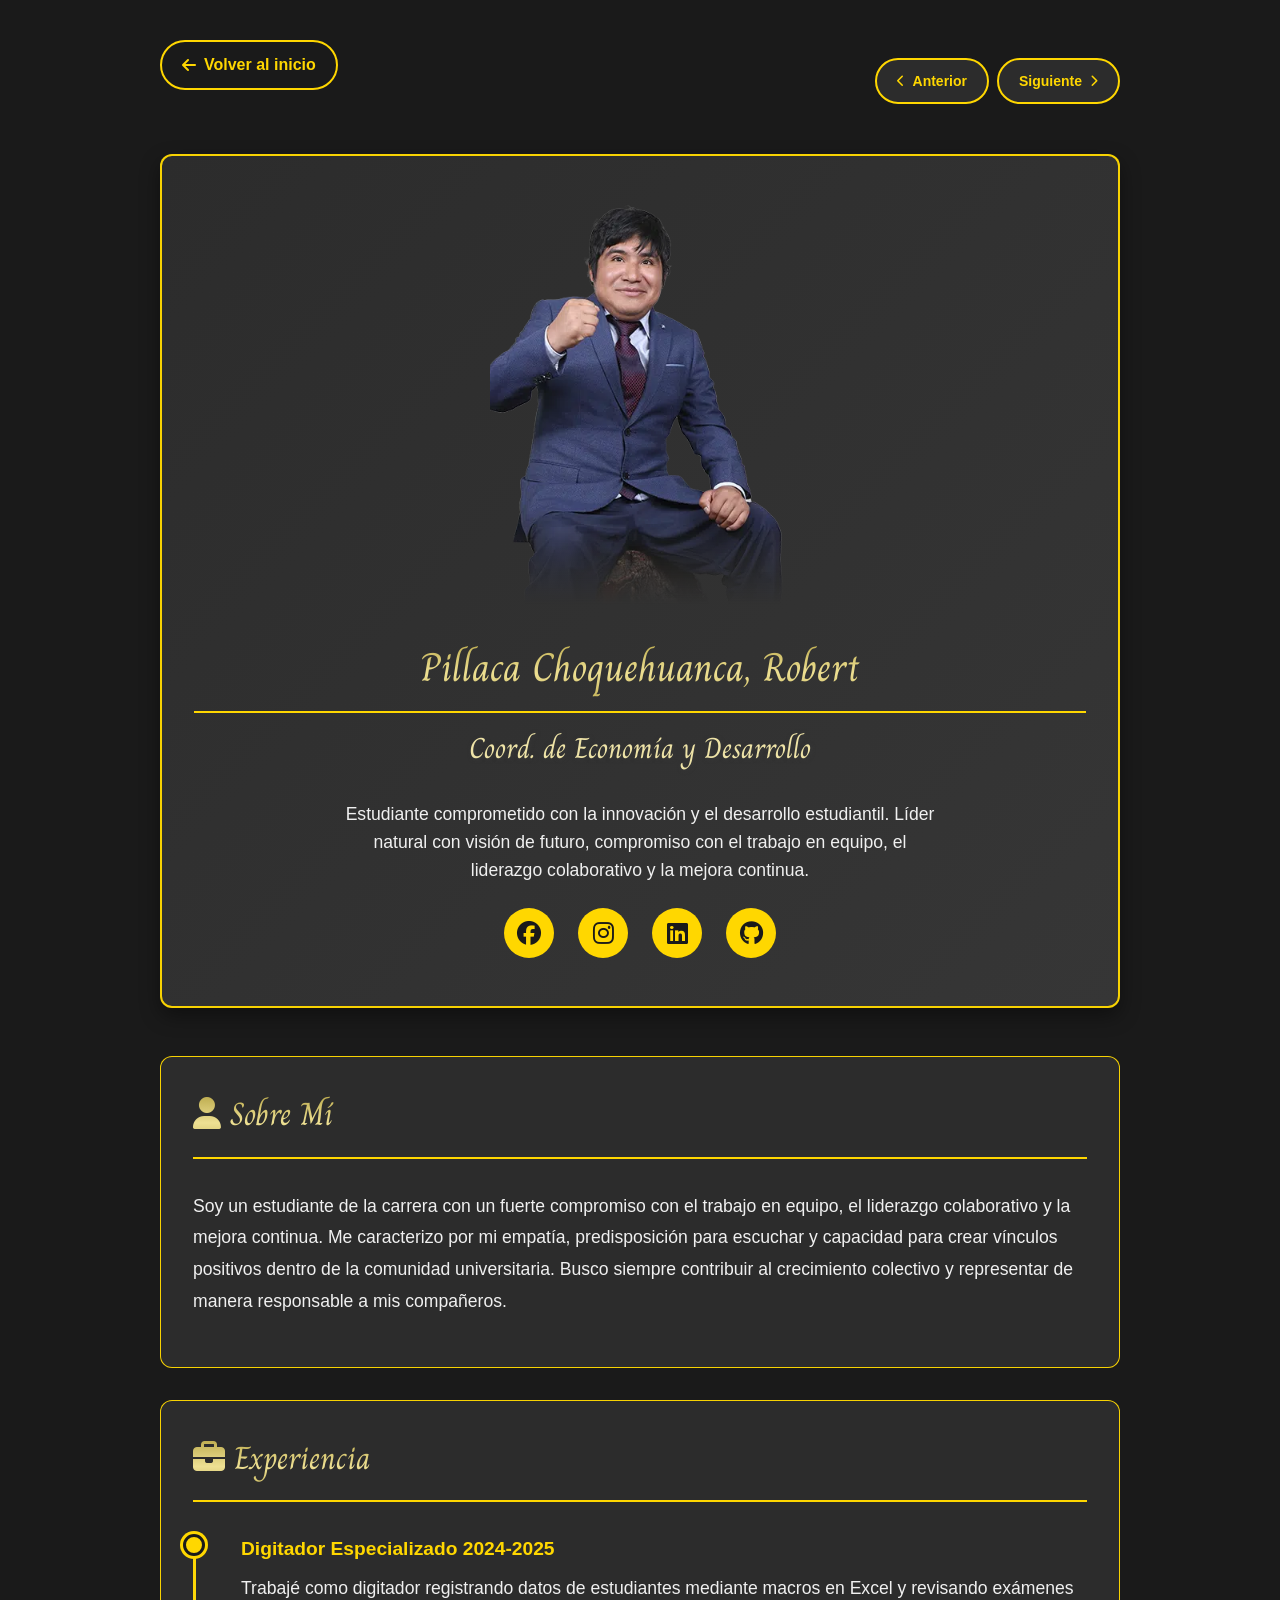
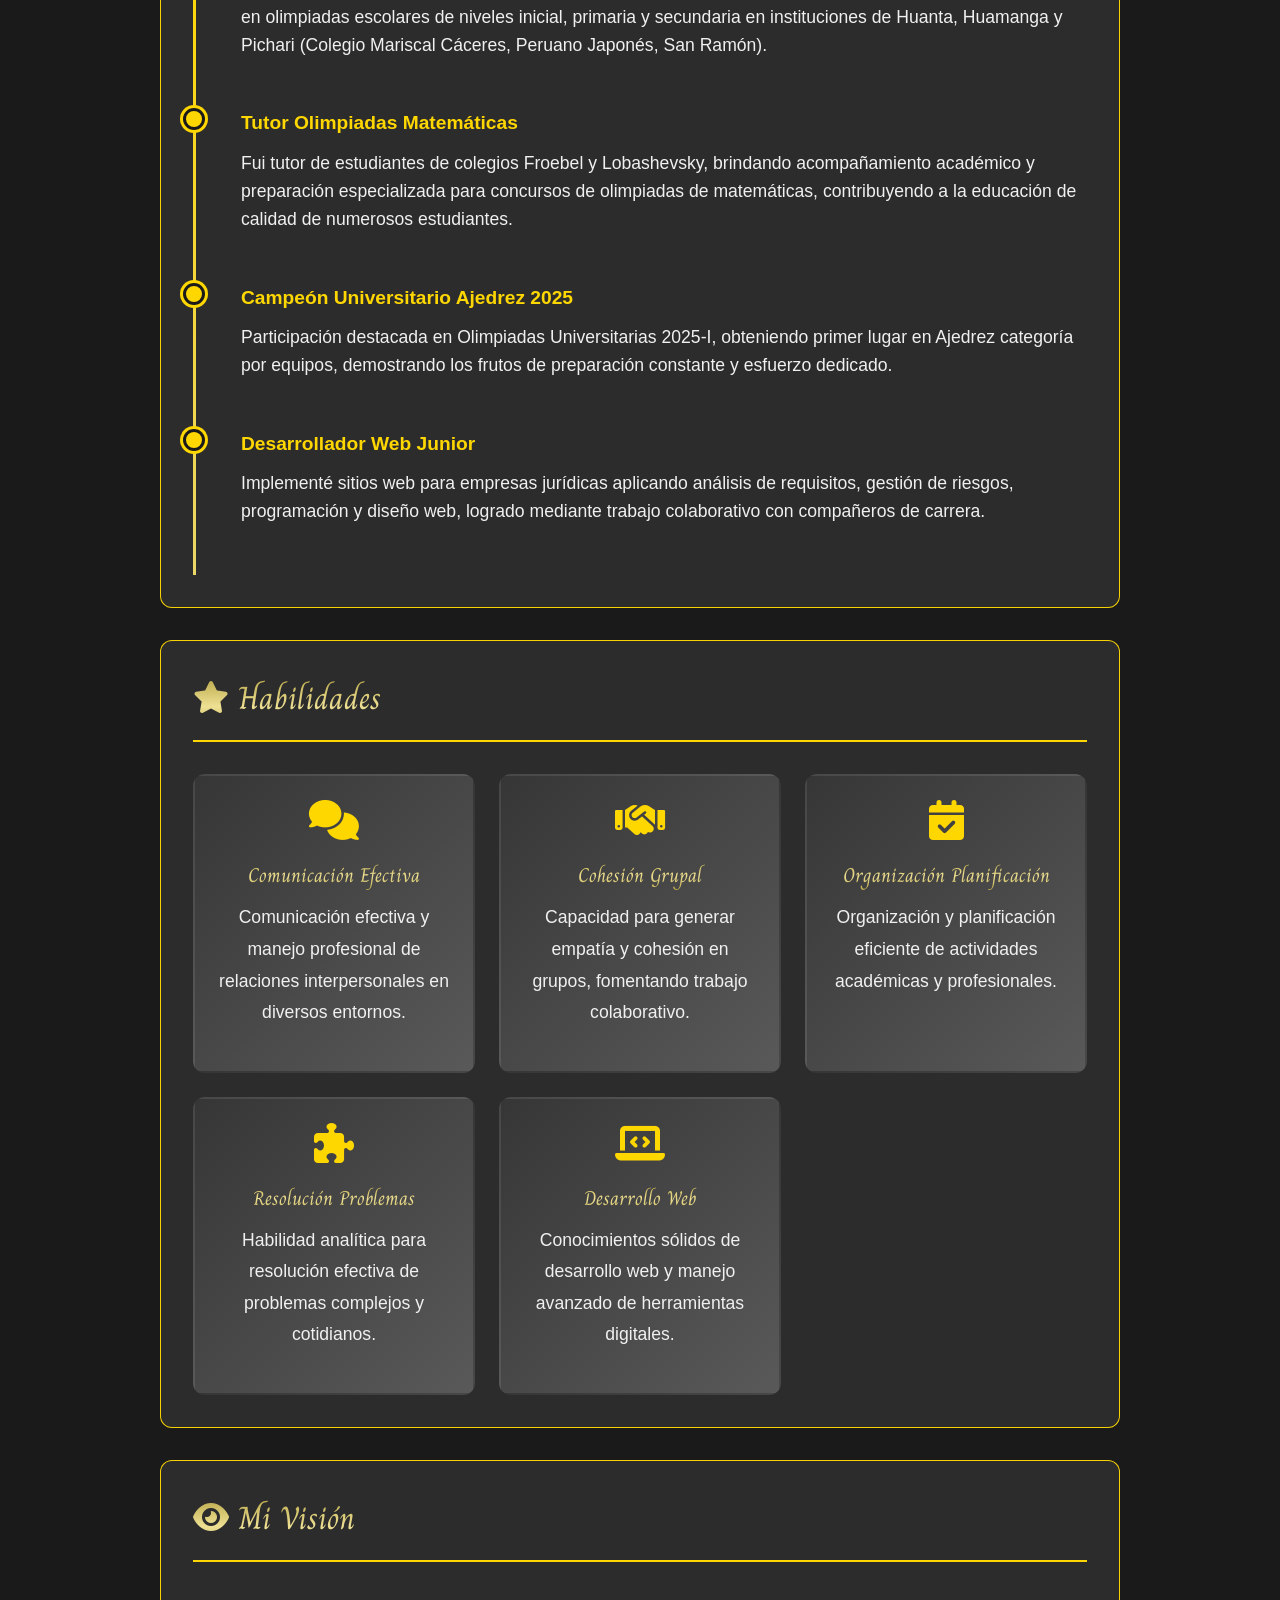
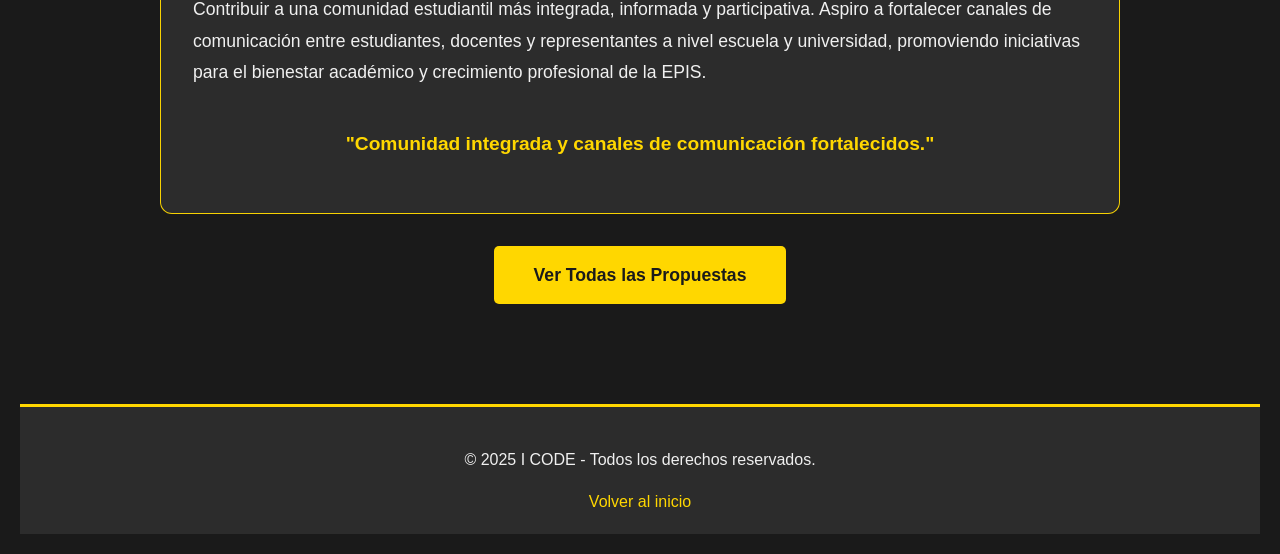
<file: candidatos/Coordinador_de_economia.html>
<!DOCTYPE html>
<html lang="es">
<head>
    <meta charset="UTF-8">
    <meta name="viewport" content="width=device-width, initial-scale=1.0">
    <title>Pillaca Choquehuanca, Robert - Coord. de Economía y Desarrollo | I CODE</title>
    <meta name="description" content="Conoce a Pillaca Choquehuanca, Robert, candidato a Coord. de Economía y Desarrollo de I CODE. Descubre su experiencia, habilidades y propuestas para mejorar la vida estudiantil.">
    
    <!-- Open Graph -->
    <meta property="og:title" content="Pillaca Choquehuanca, Robert - Coord. de Economía y Desarrollo | I CODE">
    <meta property="og:description" content="Estudiante comprometido con la innovación y el desarrollo estudiantil.">
    <meta property="og:image" content="https://raw.githubusercontent.com/Inmortal175/i-code/refs/heads/Farmacia/resource/img/candidatos/Robert1-1.webp">
    <meta property="og:type" content="profile">
    
    <!-- Preconnect -->
    <link rel="preconnect" href="https://fonts.googleapis.com">
    <link rel="preconnect" href="https://fonts.gstatic.com" crossorigin>
    
    <!-- Google Fonts -->
    <link href="https://fonts.googleapis.com/css2?family=Bonheur+Royale&display=swap" rel="stylesheet">
    <link href="https://fonts.googleapis.com/css2?family=Charm:wght@400;700&display=swap" rel="stylesheet">
    
    <!-- Favicon -->
    <link rel="icon" href="../resource/img/favicon.webp" type="image/x-icon">
    
    <!-- Font Awesome -->
    <link rel="stylesheet" href="https://cdnjs.cloudflare.com/ajax/libs/font-awesome/6.7.2/css/all.min.css" integrity="sha512-Evv84Mr4kqVGRNSgIGL/F/aIDqQb7xQ2vcrdIwxfjThSH8CSR7PBEakCr51Ck+w+/U6swU2Im1vVX0SVk9ABhg==" crossorigin="anonymous" referrerpolicy="no-referrer" />
    
    <!-- Estilos -->
    <link rel="stylesheet" href="../css/main.css">
    <link rel="stylesheet" href="../css/candidato.css">
</head>
<body>
    <div class="candidato-page">
        <!-- Navegación -->
        <div class="candidato-navegacion">
            <a href="../index.html" class="btn-back">
                <i class="fas fa-arrow-left"></i>
                Volver al inicio
            </a>
            
            <div class="btn-nav-candidatos">
                <a href="./Coordinador_de_actas.html" class="btn-nav prev" title="Candidato anterior">
                    <i class="fas fa-chevron-left"></i>
                    <span>Anterior</span>
                </a>
                <a href="./Coordinador_de_prensa.html" class="btn-nav next" title="Siguiente candidato">
                    <span>Siguiente</span>
                    <i class="fas fa-chevron-right"></i>
                </a>
            </div>
        </div>

        <!-- Header del candidato -->
        <div class="candidato-header">
            <img src="../resource/img/candidatos/Robert1-1.webp" alt="Pillaca Choquehuanca, Robert">
            <h1>Pillaca Choquehuanca, Robert</h1>
            <span class="cargo">Coord. de Economía y Desarrollo</span>
            <p class="descripcion-corta">
                Estudiante comprometido con la innovación y el desarrollo estudiantil. 
                Líder natural con visión de futuro, compromiso con el trabajo en equipo, el liderazgo colaborativo y la mejora continua.
            </p>
            
            <!-- Redes sociales -->
            <div class="redes-sociales">
                <a href="https://facebook.com" target="_blank" rel="noopener noreferrer" aria-label="Facebook">
                    <i class="fa-brands fa-facebook"></i>
                </a>
                <a href="https://instagram.com" target="_blank" rel="noopener noreferrer" aria-label="Instagram">
                    <i class="fa-brands fa-instagram"></i>
                </a>
                <a href="https://linkedin.com" target="_blank" rel="noopener noreferrer" aria-label="LinkedIn">
                    <i class="fa-brands fa-linkedin"></i>
                </a>
                <a href="https://github.com/Inmortal175" target="_blank" rel="noopener noreferrer" aria-label="GitHub">
                    <i class="fa-brands fa-github"></i>
                </a>
            </div>
        </div>

        <!-- Biografía -->
        <section class="candidato-section">
            <h2><i class="fas fa-user"></i> Sobre Mí</h2>
            <p>
                Soy un estudiante de la carrera con un fuerte compromiso con el trabajo en equipo, el liderazgo colaborativo y la mejora continua. Me caracterizo por mi empatía, predisposición para escuchar y capacidad para crear vínculos positivos dentro de la comunidad universitaria. Busco siempre contribuir al crecimiento colectivo y representar de manera responsable a mis compañeros.
            </p>
            
        </section>

        <!-- Experiencia -->
        <section class="candidato-section">
            <h2><i class="fas fa-briefcase"></i> Experiencia</h2>
            <div class="timeline">
                <div class="timeline-item">
                    <h4>Digitador Especializado 2024-2025</h4>
                    <p>Trabajé como digitador registrando datos de estudiantes mediante macros en Excel y revisando exámenes en olimpiadas escolares de niveles inicial, primaria y secundaria en instituciones de Huanta, Huamanga y Pichari (Colegio Mariscal Cáceres, Peruano Japonés, San Ramón).</p>
                </div>
                
                <div class="timeline-item">
                    <h4>Tutor Olimpiadas Matemáticas</h4>
                    <p>Fui tutor de estudiantes de colegios Froebel y Lobashevsky, brindando acompañamiento académico y preparación especializada para concursos de olimpiadas de matemáticas, contribuyendo a la educación de calidad de numerosos estudiantes.</p>
                </div>
                
                <div class="timeline-item">
                    <h4>Campeón Universitario Ajedrez 2025</h4>
                    <p>Participación destacada en Olimpiadas Universitarias 2025-I, obteniendo primer lugar en Ajedrez categoría por equipos, demostrando los frutos de preparación constante y esfuerzo dedicado.</p>
                </div>
                
                <div class="timeline-item">
                    <h4>Desarrollador Web Junior</h4>
                    <p>Implementé sitios web para empresas jurídicas aplicando análisis de requisitos, gestión de riesgos, programación y diseño web, logrado mediante trabajo colaborativo con compañeros de carrera.</p>
                </div>
            </div>
        </section>

        <!-- Habilidades -->
        <section class="candidato-section">
            <h2><i class="fas fa-star"></i> Habilidades</h2>
            <div class="habilidades-grid">
                <div class="habilidad-card">
                    <i class="fas fa-comments"></i>
                    <h3>Comunicación Efectiva</h3>
                    <p>Comunicación efectiva y manejo profesional de relaciones interpersonales en diversos entornos.</p>
                </div>
                
                <div class="habilidad-card">
                    <i class="fas fa-handshake"></i>
                    <h3>Cohesión Grupal</h3>
                    <p>Capacidad para generar empatía y cohesión en grupos, fomentando trabajo colaborativo.</p>
                </div>
                
                <div class="habilidad-card">
                    <i class="fas fa-calendar-check"></i>
                    <h3>Organización Planificación</h3>
                    <p>Organización y planificación eficiente de actividades académicas y profesionales.</p>
                </div>
                
                <div class="habilidad-card">
                    <i class="fas fa-puzzle-piece"></i>
                    <h3>Resolución Problemas</h3>
                    <p>Habilidad analítica para resolución efectiva de problemas complejos y cotidianos.</p>
                </div>
                
                <div class="habilidad-card">
                    <i class="fas fa-laptop-code"></i>
                    <h3>Desarrollo Web</h3>
                    <p>Conocimientos sólidos de desarrollo web y manejo avanzado de herramientas digitales.</p>
                </div>
            </div>
        </section>

        <!-- Visión -->
        <section class="candidato-section">
            <h2><i class="fas fa-eye"></i> Mi Visión</h2>
            <p>
                Contribuir a una comunidad estudiantil más integrada, informada y participativa. Aspiro a fortalecer canales de comunicación entre estudiantes, docentes y representantes a nivel escuela y universidad, promoviendo iniciativas para el bienestar académico y crecimiento profesional de la EPIS.
            </p>
            <p style="font-size: 1.2rem; color: var(--color-primary); font-weight: bold; text-align: center; margin-top: 2em;">
                "Comunidad integrada y canales de comunicación fortalecidos."
            </p>
        </section>



        <!-- Call to Action -->
        <div class="text-center mt-2 mb-2">
            <a href="../index.html#list-proposal" class="btn-primary" style="display: inline-block; padding: 15px 40px; font-size: 1.1rem; text-decoration: none;">
                Ver Todas las Propuestas
            </a>
        </div>
    </div>

    <!-- Footer -->
    <footer>
        <div class="text-center">
            <p>© 2025 I CODE - Todos los derechos reservados.</p>
            <p style="margin-top: 1em;">
                <a href="../index.html">Volver al inicio</a>
            </p>
        </div>
    </footer>
</body>
</html>
</file>
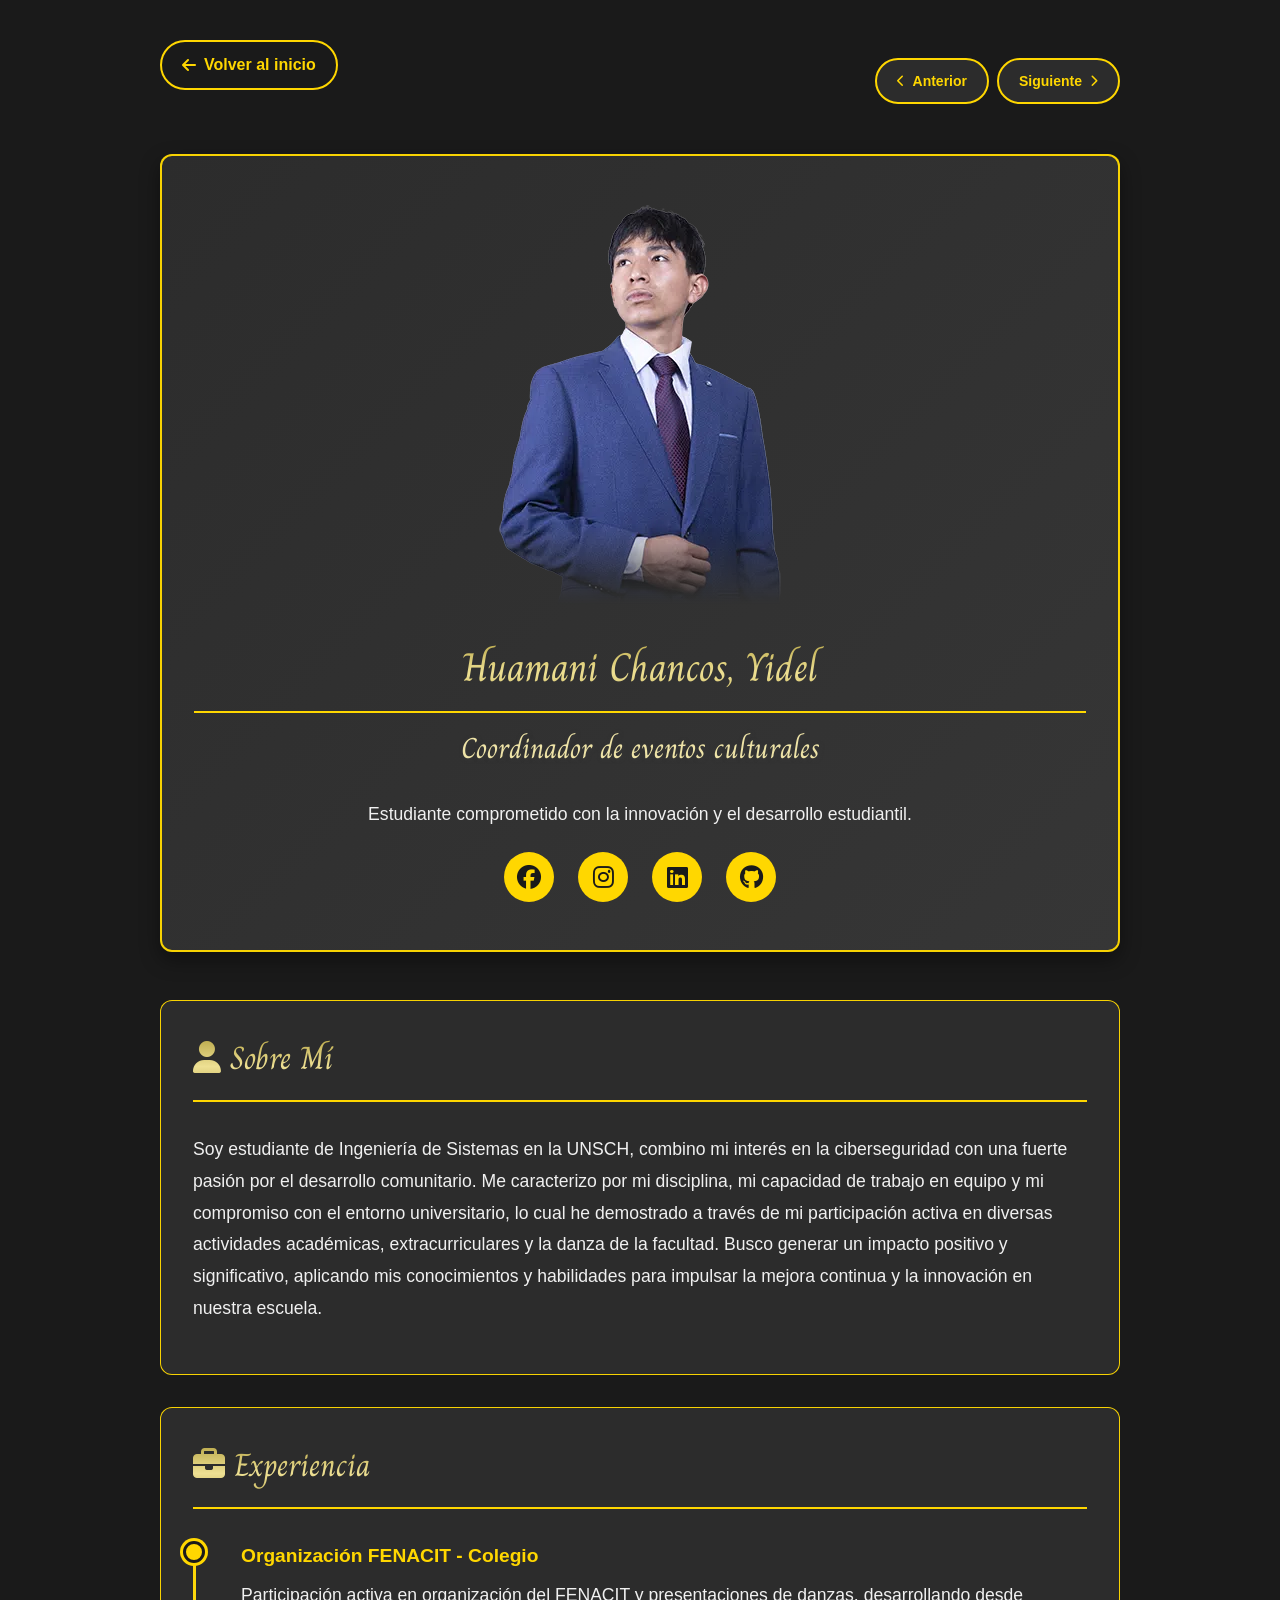
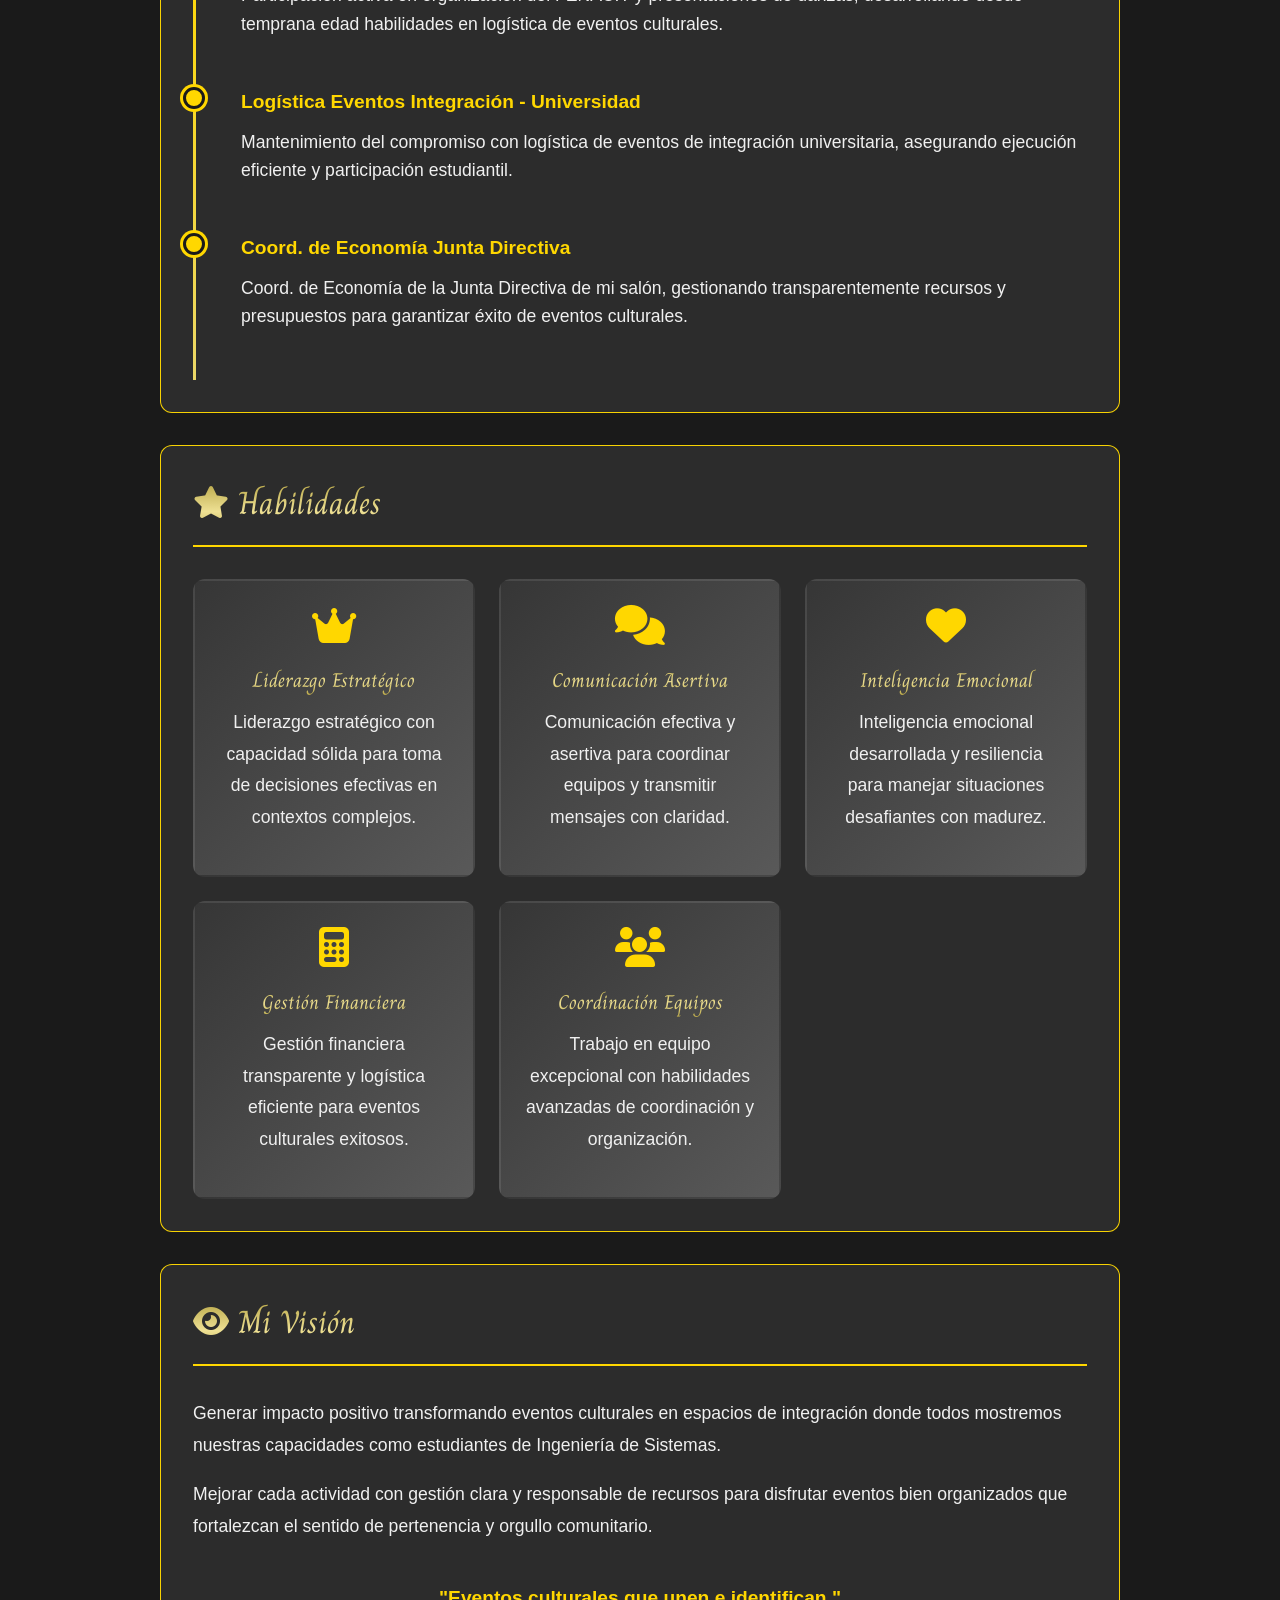
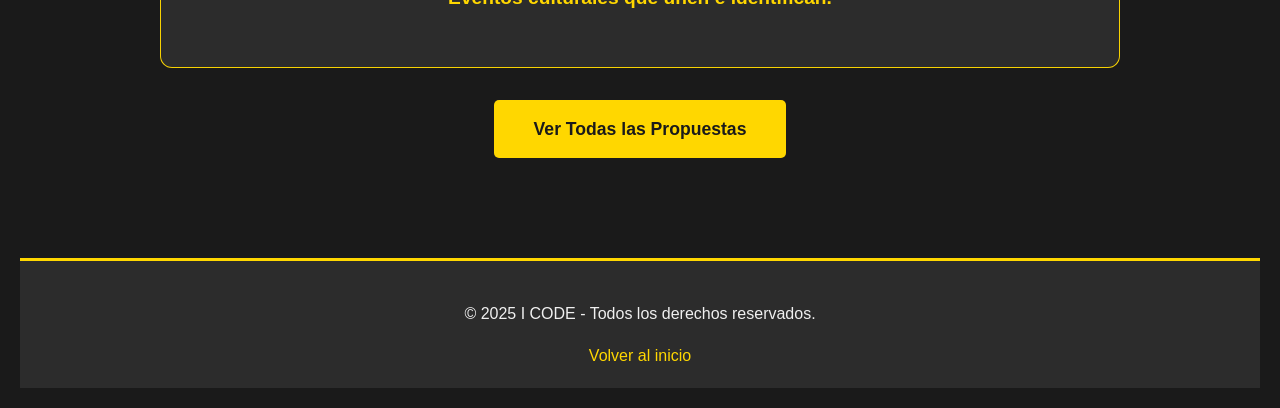
<file: candidatos/Coordinador_de_eventos_culturales.html>
<!DOCTYPE html>
<html lang="es">
<head>
    <meta charset="UTF-8">
    <meta name="viewport" content="width=device-width, initial-scale=1.0">
    <title>Huamani Chancos, Yidel - Coordinador de eventos culturales | I CODE</title>
    <meta name="description" content="Conoce a Huamani Chancos, Yidel, candidato a Coordinador de eventos culturales de I CODE. Descubre su experiencia, habilidades y propuestas para mejorar la vida estudiantil.">
    
    <!-- Open Graph -->
    <meta property="og:title" content="Huamani Chancos, Yidel - Coordinador de eventos culturales | I CODE">
    <meta property="og:description" content="Estudiante comprometido con la innovación y el desarrollo estudiantil.">
    <meta property="og:image" content="https://raw.githubusercontent.com/Inmortal175/i-code/refs/heads/Farmacia/resource/img/candidatos/Yidel1-1.webp">
    <meta property="og:type" content="profile">
    
    <!-- Preconnect -->
    <link rel="preconnect" href="https://fonts.googleapis.com">
    <link rel="preconnect" href="https://fonts.gstatic.com" crossorigin>
    
    <!-- Google Fonts -->
    <link href="https://fonts.googleapis.com/css2?family=Bonheur+Royale&display=swap" rel="stylesheet">
    <link href="https://fonts.googleapis.com/css2?family=Charm:wght@400;700&display=swap" rel="stylesheet">
    
    <!-- Favicon -->
    <link rel="icon" href="../resource/img/favicon.webp" type="image/x-icon">
    
    <!-- Font Awesome -->
    <link rel="stylesheet" href="https://cdnjs.cloudflare.com/ajax/libs/font-awesome/6.7.2/css/all.min.css" integrity="sha512-Evv84Mr4kqVGRNSgIGL/F/aIDqQb7xQ2vcrdIwxfjThSH8CSR7PBEakCr51Ck+w+/U6swU2Im1vVX0SVk9ABhg==" crossorigin="anonymous" referrerpolicy="no-referrer" />
    
    <!-- Estilos -->
    <link rel="stylesheet" href="../css/main.css">
    <link rel="stylesheet" href="../css/candidato.css">
</head>
<body>
    <div class="candidato-page">
        <!-- Navegación -->
        <div class="candidato-navegacion">
            <a href="../index.html" class="btn-back">
                <i class="fas fa-arrow-left"></i>
                Volver al inicio
            </a>
            
            <div class="btn-nav-candidatos">
                <a href="./Coordinador_de_deportes_2.html" class="btn-nav prev" title="Candidato anterior">
                    <i class="fas fa-chevron-left"></i>
                    <span>Anterior</span>
                </a>
                <a href="./vocal_1.html" class="btn-nav next" title="Siguiente candidato">
                    <span>Siguiente</span>
                    <i class="fas fa-chevron-right"></i>
                </a>
            </div>
        </div>

        <!-- Header del candidato -->
        <div class="candidato-header">
            <img src="../resource/img/candidatos/Yidel1-1.webp" alt="Huamani Chancos, Yidel">
            <h1>Huamani Chancos, Yidel</h1>
            <span class="cargo">Coordinador de eventos culturales</span>
            <p class="descripcion-corta">
                Estudiante comprometido con la innovación y el desarrollo estudiantil. 
            </p>
            
            <!-- Redes sociales -->
            <div class="redes-sociales">
                <a href="https://facebook.com" target="_blank" rel="noopener noreferrer" aria-label="Facebook">
                    <i class="fa-brands fa-facebook"></i>
                </a>
                <a href="https://instagram.com" target="_blank" rel="noopener noreferrer" aria-label="Instagram">
                    <i class="fa-brands fa-instagram"></i>
                </a>
                <a href="https://linkedin.com" target="_blank" rel="noopener noreferrer" aria-label="LinkedIn">
                    <i class="fa-brands fa-linkedin"></i>
                </a>
                <a href="https://github.com/Inmortal175" target="_blank" rel="noopener noreferrer" aria-label="GitHub">
                    <i class="fa-brands fa-github"></i>
                </a>
            </div>
        </div>

        <!-- Biografía -->
        <section class="candidato-section">
            <h2><i class="fas fa-user"></i> Sobre Mí</h2>
            <p>
                Soy estudiante de Ingeniería de Sistemas en la UNSCH, combino mi interés en la ciberseguridad con una fuerte pasión por el desarrollo comunitario. Me caracterizo por mi disciplina, mi capacidad de trabajo en equipo y mi compromiso con el entorno universitario, lo cual he demostrado a través de mi participación activa en diversas actividades académicas, extracurriculares y la danza de la facultad. Busco generar un impacto positivo y significativo, aplicando mis conocimientos y habilidades para impulsar la mejora continua y la innovación en nuestra escuela.
            </p>
        </section>

        <!-- Experiencia -->
        <section class="candidato-section">
            <h2><i class="fas fa-briefcase"></i> Experiencia</h2>
            <div class="timeline">
                <div class="timeline-item">
                    <h4>Organización FENACIT - Colegio</h4>
                    <p>Participación activa en organización del FENACIT y presentaciones de danzas, desarrollando desde temprana edad habilidades en logística de eventos culturales.</p>
                </div>
                
                <div class="timeline-item">
                    <h4>Logística Eventos Integración - Universidad</h4>
                    <p>Mantenimiento del compromiso con logística de eventos de integración universitaria, asegurando ejecución eficiente y participación estudiantil.</p>
                </div>
                
                <div class="timeline-item">
                    <h4>Coord. de Economía Junta Directiva</h4>
                    <p>Coord. de Economía de la Junta Directiva de mi salón, gestionando transparentemente recursos y presupuestos para garantizar éxito de eventos culturales.</p>
                </div>
            </div>
        </section>

        <!-- Habilidades -->
        <section class="candidato-section">
            <h2><i class="fas fa-star"></i> Habilidades</h2>
            <div class="habilidades-grid">
                <div class="habilidad-card">
                    <i class="fas fa-crown"></i>
                    <h3>Liderazgo Estratégico</h3>
                    <p>Liderazgo estratégico con capacidad sólida para toma de decisiones efectivas en contextos complejos.</p>
                </div>
                
                <div class="habilidad-card">
                    <i class="fas fa-comments"></i>
                    <h3>Comunicación Asertiva</h3>
                    <p>Comunicación efectiva y asertiva para coordinar equipos y transmitir mensajes con claridad.</p>
                </div>
                
                <div class="habilidad-card">
                    <i class="fas fa-heart"></i>
                    <h3>Inteligencia Emocional</h3>
                    <p>Inteligencia emocional desarrollada y resiliencia para manejar situaciones desafiantes con madurez.</p>
                </div>
                
                <div class="habilidad-card">
                    <i class="fas fa-calculator"></i>
                    <h3>Gestión Financiera</h3>
                    <p>Gestión financiera transparente y logística eficiente para eventos culturales exitosos.</p>
                </div>
                
                <div class="habilidad-card">
                    <i class="fas fa-users"></i>
                    <h3>Coordinación Equipos</h3>
                    <p>Trabajo en equipo excepcional con habilidades avanzadas de coordinación y organización.</p>
                </div>
            </div>
        </section>

        <!-- Visión -->
        <section class="candidato-section">
            <h2><i class="fas fa-eye"></i> Mi Visión</h2>
            <p>
                Generar impacto positivo transformando eventos culturales en espacios de integración donde todos mostremos nuestras capacidades como estudiantes de Ingeniería de Sistemas.
            </p>
            <p>
                Mejorar cada actividad con gestión clara y responsable de recursos para disfrutar eventos bien organizados que fortalezcan el sentido de pertenencia y orgullo comunitario.
            </p>
            <p style="font-size: 1.2rem; color: var(--color-primary); font-weight: bold; text-align: center; margin-top: 2em;">
                "Eventos culturales que unen e identifican."
            </p>
        </section>


        <!-- Call to Action -->
        <div class="text-center mt-2 mb-2">
            <a href="../index.html#list-proposal" class="btn-primary" style="display: inline-block; padding: 15px 40px; font-size: 1.1rem; text-decoration: none;">
                Ver Todas las Propuestas
            </a>
        </div>
    </div>

    <!-- Footer -->
    <footer>
        <div class="text-center">
            <p>© 2025 I CODE - Todos los derechos reservados.</p>
            <p style="margin-top: 1em;">
                <a href="../index.html">Volver al inicio</a>
            </p>
        </div>
    </footer>
</body>
</html>
</file>
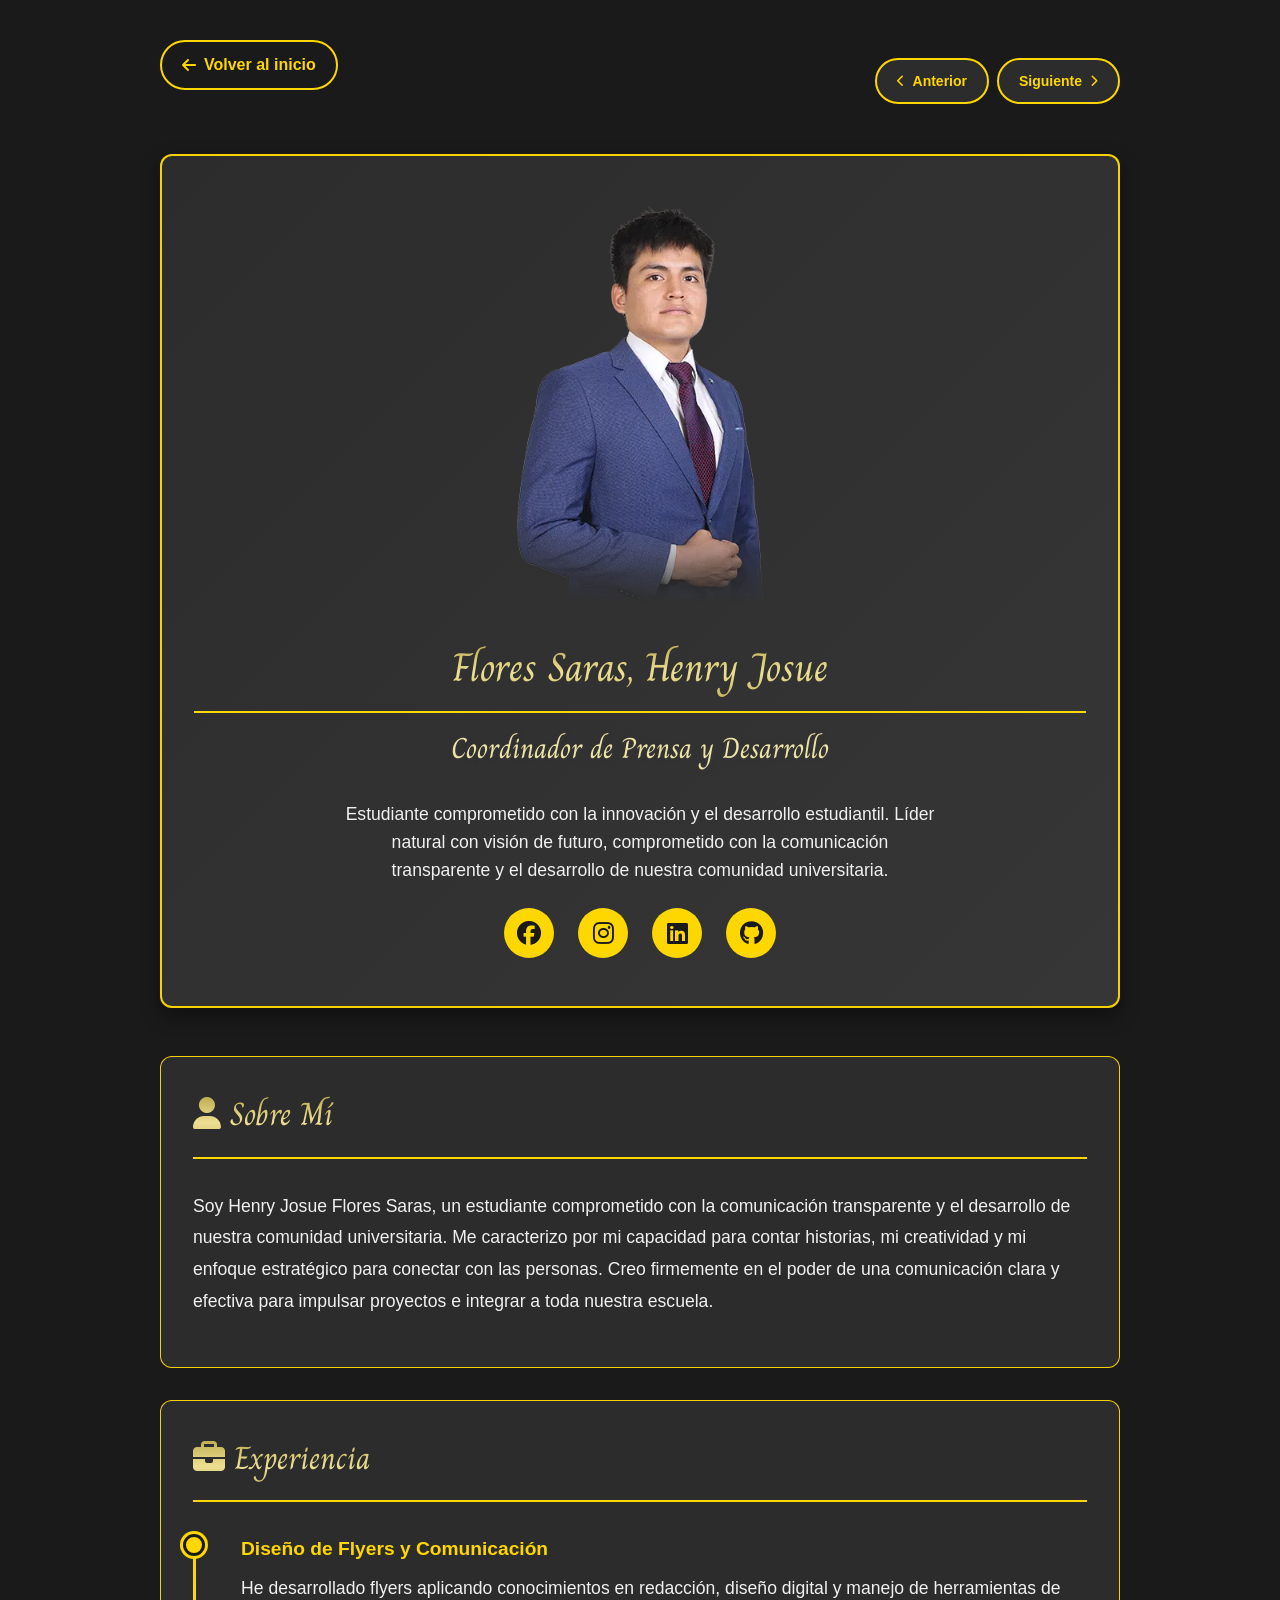
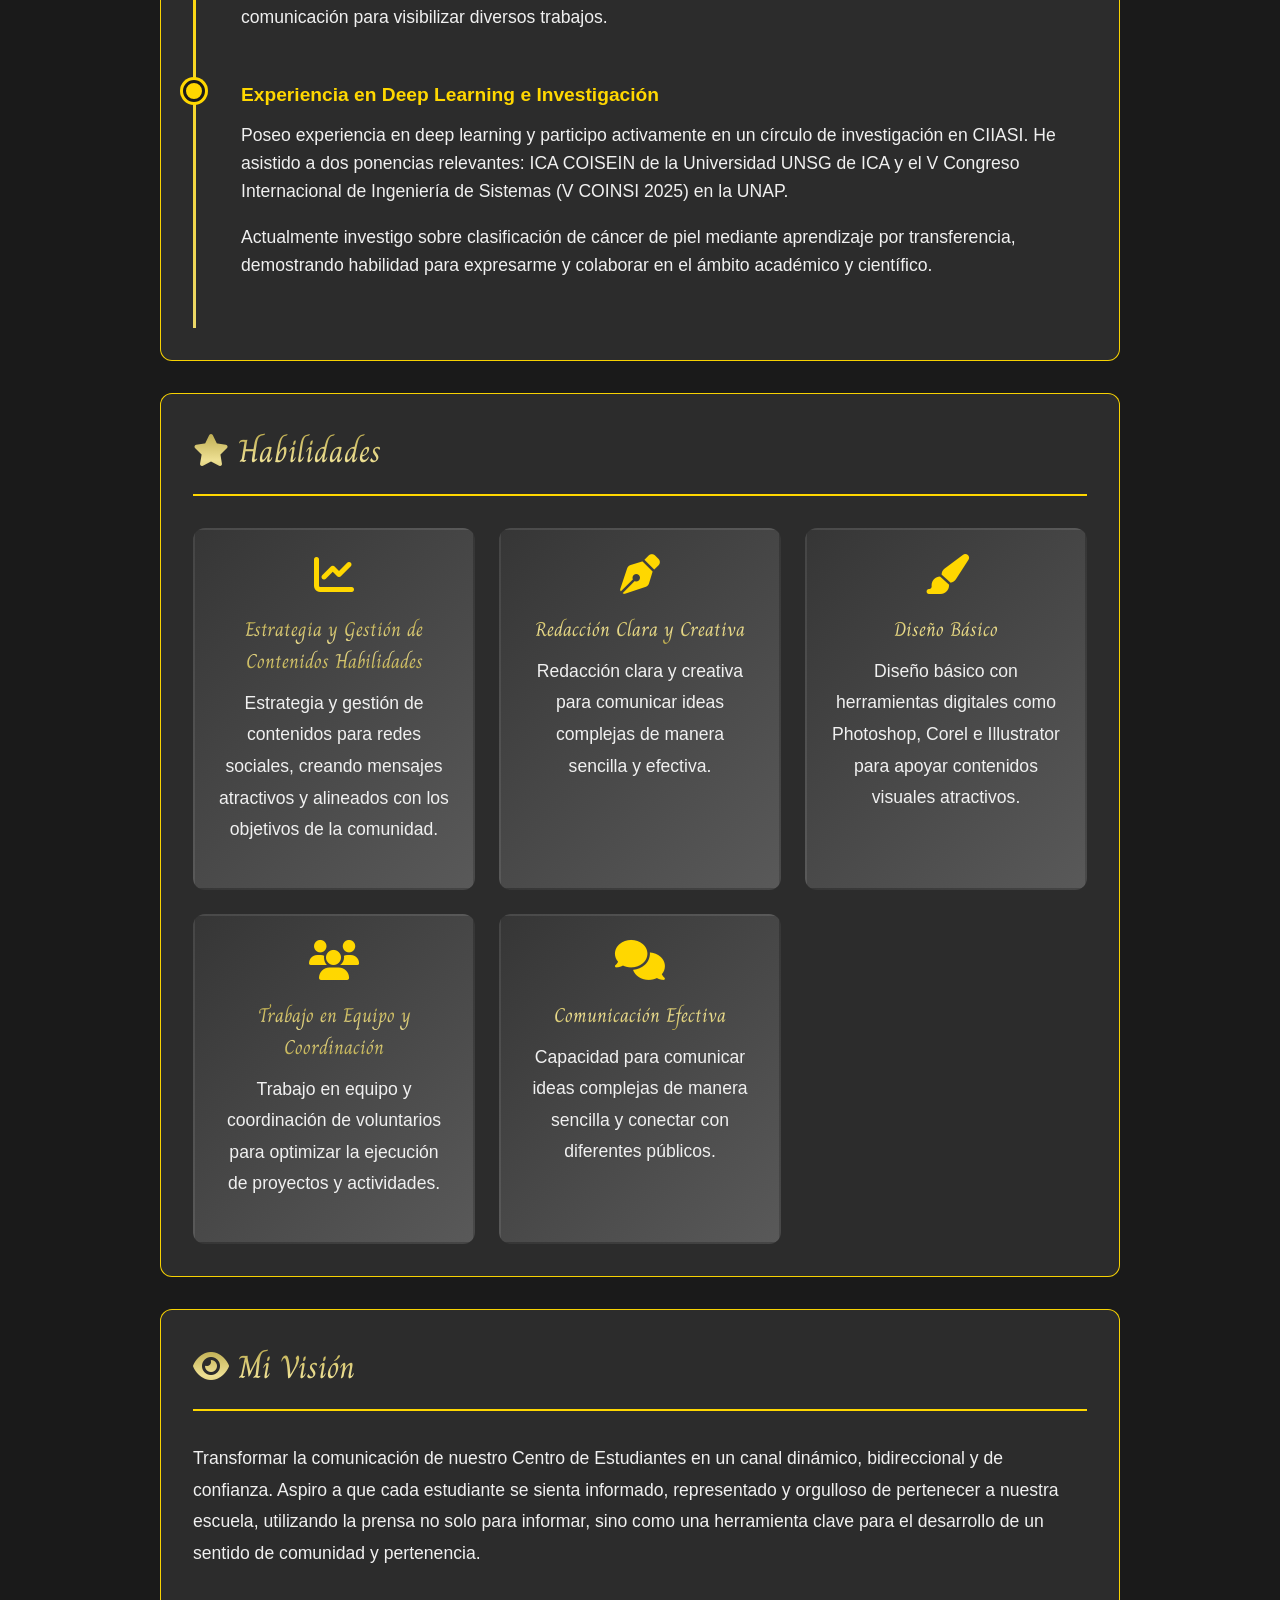
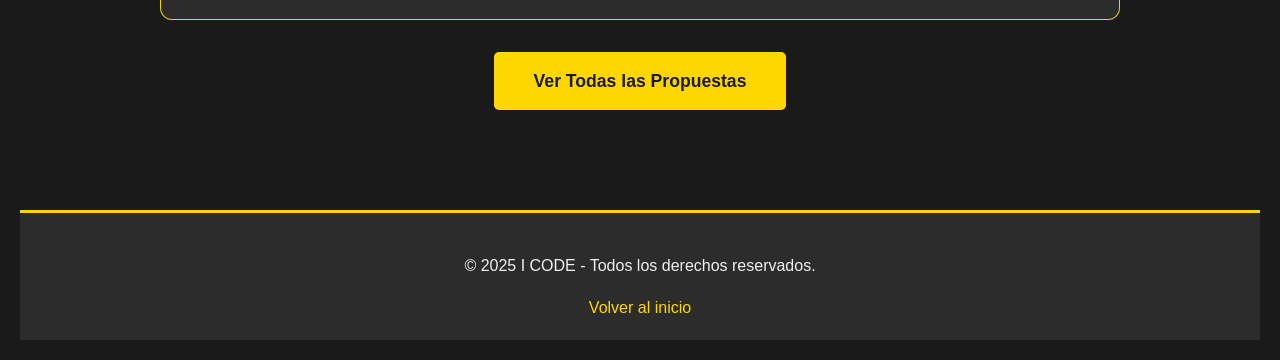
<file: candidatos/Coordinador_de_prensa.html>
<!DOCTYPE html>
<html lang="es">
<head>
    <meta charset="UTF-8">
    <meta name="viewport" content="width=device-width, initial-scale=1.0">
    <title>Flores Saras, Henry Josue - Coordinador de Prensa y Desarrollo | I CODE</title>
    <meta name="description" content="Conoce a Flores Saras, Henry Josue, candidato a Coordinador de Prensa y Desarrollo de I CODE. Descubre su experiencia, habilidades y propuestas para mejorar la vida estudiantil.">
    
    <!-- Open Graph -->
    <meta property="og:title" content="Flores Saras, Henry Josue - Coordinador de Prensa y Desarrollo | I CODE">
    <meta property="og:description" content="Estudiante comprometido con la innovación y el desarrollo estudiantil.">
    <meta property="og:image" content="https://raw.githubusercontent.com/Inmortal175/i-code/refs/heads/Farmacia/resource/img/candidatos/Henry1-1.webp">
    <meta property="og:type" content="profile">
    
    <!-- Preconnect -->
    <link rel="preconnect" href="https://fonts.googleapis.com">
    <link rel="preconnect" href="https://fonts.gstatic.com" crossorigin>
    
    <!-- Google Fonts -->
    <link href="https://fonts.googleapis.com/css2?family=Bonheur+Royale&display=swap" rel="stylesheet">
    <link href="https://fonts.googleapis.com/css2?family=Charm:wght@400;700&display=swap" rel="stylesheet">
    
    <!-- Favicon -->
    <link rel="icon" href="../resource/img/favicon.webp" type="image/x-icon">
    
    <!-- Font Awesome -->
    <link rel="stylesheet" href="https://cdnjs.cloudflare.com/ajax/libs/font-awesome/6.7.2/css/all.min.css" integrity="sha512-Evv84Mr4kqVGRNSgIGL/F/aIDqQb7xQ2vcrdIwxfjThSH8CSR7PBEakCr51Ck+w+/U6swU2Im1vVX0SVk9ABhg==" crossorigin="anonymous" referrerpolicy="no-referrer" />
    
    <!-- Estilos -->
    <link rel="stylesheet" href="../css/main.css">
    <link rel="stylesheet" href="../css/candidato.css">
</head>
<body>
    <div class="candidato-page">
        <!-- Navegación -->
        <div class="candidato-navegacion">
            <a href="../index.html" class="btn-back">
                <i class="fas fa-arrow-left"></i>
                Volver al inicio
            </a>
            
            <div class="btn-nav-candidatos">
                <a href="./Coordinador_de_economia.html" class="btn-nav prev" title="Candidato anterior">
                    <i class="fas fa-chevron-left"></i>
                    <span>Anterior</span>
                </a>
                <a href="./Coordinador_de_relaciones_publicas.html" class="btn-nav next" title="Siguiente candidato">
                    <span>Siguiente</span>
                    <i class="fas fa-chevron-right"></i>
                </a>
            </div>
        </div>

        <!-- Header del candidato -->
        <div class="candidato-header">
            <img src="../resource/img/candidatos/Henry1-1.webp" alt="Flores Saras, Henry Josue">
            <h1>Flores Saras, Henry Josue</h1>
            <span class="cargo">Coordinador de Prensa y Desarrollo</span>
            <p class="descripcion-corta">
                Estudiante comprometido con la innovación y el desarrollo estudiantil. 
                Líder natural con visión de futuro, comprometido con la comunicación transparente y el desarrollo de nuestra comunidad universitaria.
            </p>
            
            <!-- Redes sociales -->
            <div class="redes-sociales">
                <a href="https://facebook.com" target="_blank" rel="noopener noreferrer" aria-label="Facebook">
                    <i class="fa-brands fa-facebook"></i>
                </a>
                <a href="https://instagram.com" target="_blank" rel="noopener noreferrer" aria-label="Instagram">
                    <i class="fa-brands fa-instagram"></i>
                </a>
                <a href="https://linkedin.com" target="_blank" rel="noopener noreferrer" aria-label="LinkedIn">
                    <i class="fa-brands fa-linkedin"></i>
                </a>
                <a href="https://github.com/Inmortal175" target="_blank" rel="noopener noreferrer" aria-label="GitHub">
                    <i class="fa-brands fa-github"></i>
                </a>
            </div>
        </div>

        <!-- Biografía -->
        <section class="candidato-section">
            <h2><i class="fas fa-user"></i> Sobre Mí</h2>
            <p>
                Soy Henry Josue Flores Saras, un estudiante comprometido con la comunicación transparente y el desarrollo de nuestra comunidad universitaria. Me caracterizo por mi capacidad para contar historias, mi creatividad y mi enfoque estratégico para conectar con las personas. Creo firmemente en el poder de una comunicación clara y efectiva para impulsar proyectos e integrar a toda nuestra escuela.
            </p>
        </section>

        <!-- Experiencia -->
        <section class="candidato-section">
            <h2><i class="fas fa-briefcase"></i> Experiencia</h2>
            <div class="timeline">
                <div class="timeline-item">
                    <h4>Diseño de Flyers y Comunicación</h4>
                    <p>
                        He desarrollado flyers aplicando conocimientos en redacción, diseño digital y manejo de herramientas de comunicación para visibilizar diversos trabajos.
                    </p>
                </div>
                <div class="timeline-item">
                    <h4>Experiencia en Deep Learning e Investigación</h4>
                    <p>
                        Poseo experiencia en deep learning y participo activamente en un círculo de investigación en CIIASI. He asistido a dos ponencias relevantes: ICA COISEIN de la Universidad UNSG de ICA y el V Congreso Internacional de Ingeniería de Sistemas (V COINSI 2025) en la UNAP.
                    </p>
                    <p>
                        Actualmente investigo sobre clasificación de cáncer de piel mediante aprendizaje por transferencia, demostrando habilidad para expresarme y colaborar en el ámbito académico y científico.
                    </p>
                </div>
            </div>
        </section>


        <!-- Habilidades -->
        <section class="candidato-section">
            <h2><i class="fas fa-star"></i> Habilidades</h2>
            <div class="habilidades-grid">
                <div class="habilidad-card">
                    <i class="fas fa-chart-line"></i>
                    <h3>Estrategia y Gestión de Contenidos Habilidades</h3>
                    <p>Estrategia y gestión de contenidos para redes sociales, creando mensajes atractivos y alineados con los objetivos de la comunidad.</p>
                </div>
                <div class="habilidad-card">
                    <i class="fas fa-pen-nib"></i>
                    <h3>Redacción Clara y Creativa</h3>
                    <p>Redacción clara y creativa para comunicar ideas complejas de manera sencilla y efectiva.</p>
                </div>
                <div class="habilidad-card">
                    <i class="fas fa-paint-brush"></i>
                    <h3>Diseño Básico</h3>
                    <p>Diseño básico con herramientas digitales como Photoshop, Corel e Illustrator para apoyar contenidos visuales atractivos.</p>
                </div>
                <div class="habilidad-card">
                    <i class="fas fa-users"></i>
                    <h3>Trabajo en Equipo y Coordinación</h3>
                    <p>Trabajo en equipo y coordinación de voluntarios para optimizar la ejecución de proyectos y actividades.</p>
                </div>
                <div class="habilidad-card">
                    <i class="fas fa-comments"></i>
                    <h3>Comunicación Efectiva</h3>
                    <p>Capacidad para comunicar ideas complejas de manera sencilla y conectar con diferentes públicos.</p>
                </div>
            </div>
        </section>

        <!-- Mi Visión -->
        <section class="candidato-section">
            <h2><i class="fas fa-eye"></i> Mi Visión</h2>
            <p>
                Transformar la comunicación de nuestro Centro de Estudiantes en un canal dinámico, bidireccional y de confianza. Aspiro a que cada estudiante se sienta informado, representado y orgulloso de pertenecer a nuestra escuela, utilizando la prensa no solo para informar, sino como una herramienta clave para el desarrollo de un sentido de comunidad y pertenencia.
            </p>
        </section>

        <!-- Call to Action -->
        <div class="text-center mt-2 mb-2">
            <a href="../index.html#list-proposal" class="btn-primary" style="display: inline-block; padding: 15px 40px; font-size: 1.1rem; text-decoration: none;">
                Ver Todas las Propuestas
            </a>
        </div>
    </div>

    <!-- Footer -->
    <footer>
        <div class="text-center">
            <p>© 2025 I CODE - Todos los derechos reservados.</p>
            <p style="margin-top: 1em;">
                <a href="../index.html">Volver al inicio</a>
            </p>
        </div>
    </footer>
</body>
</html>
</file>
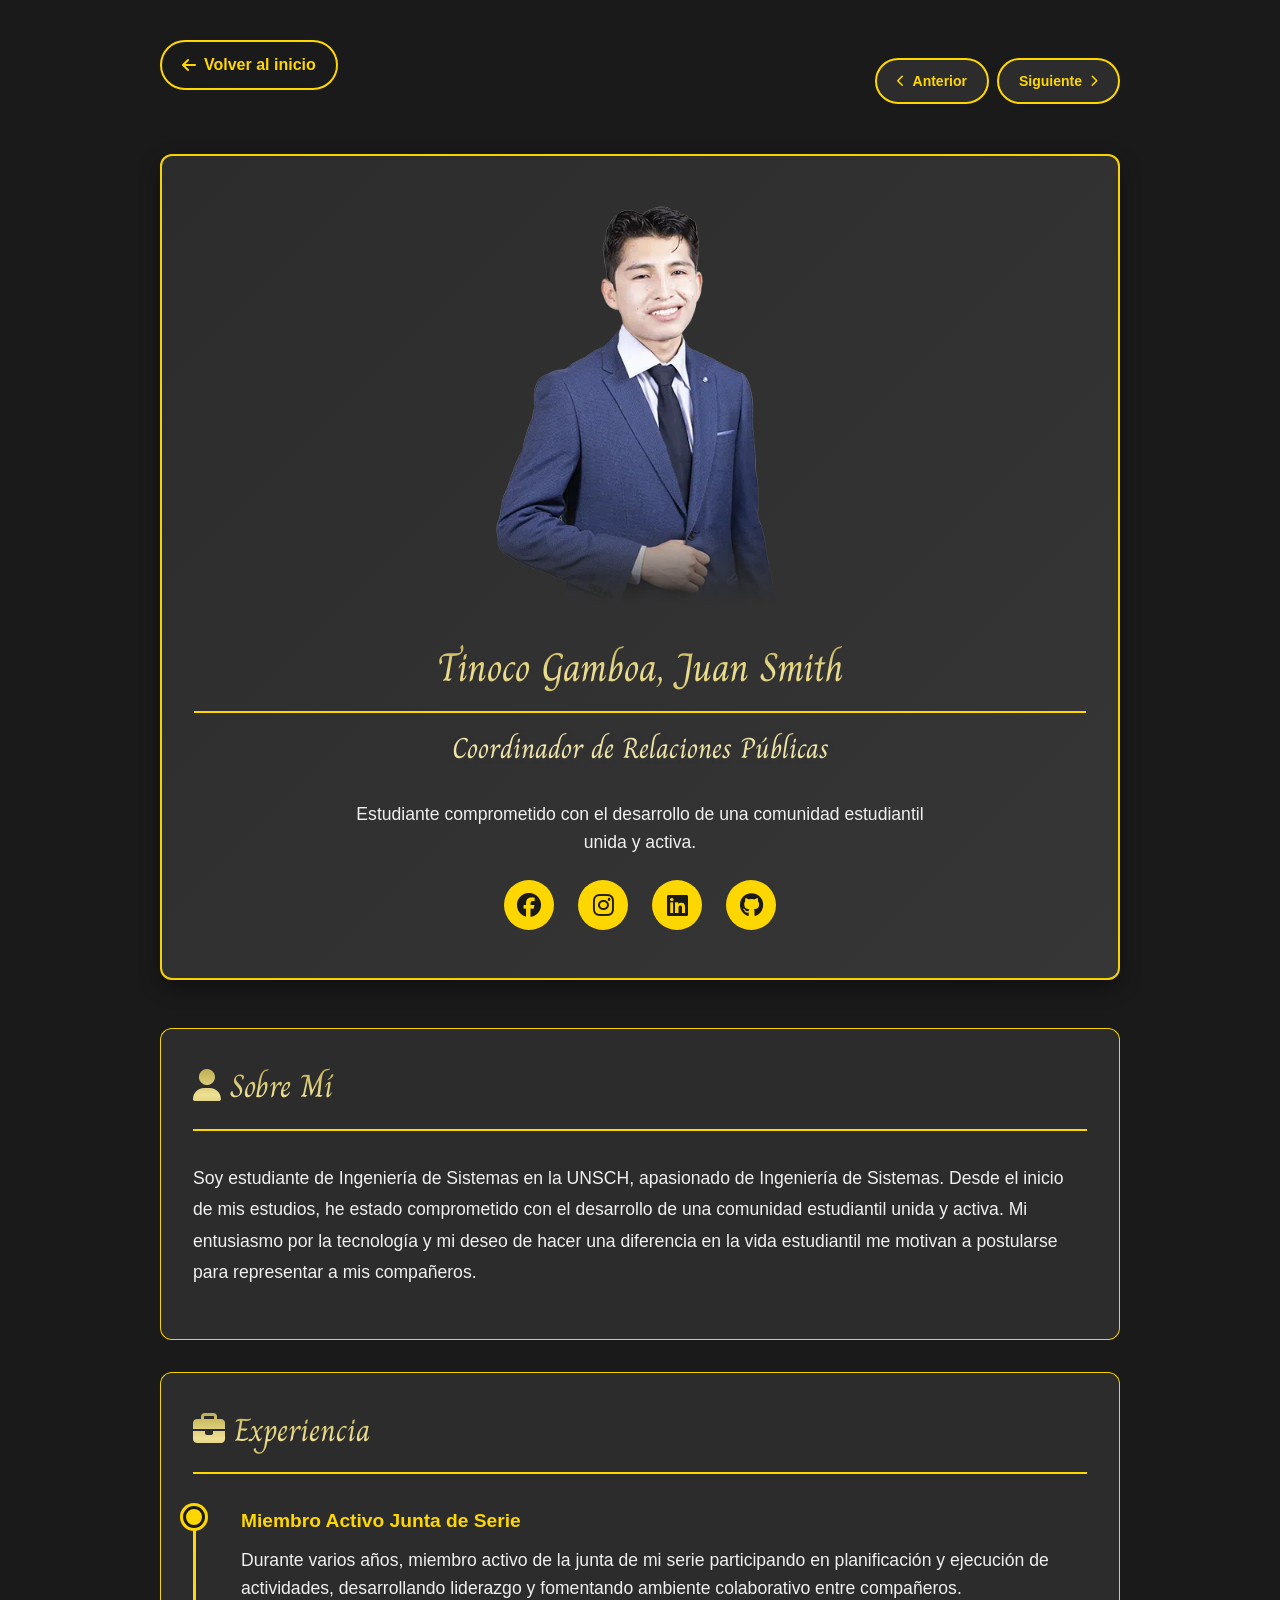
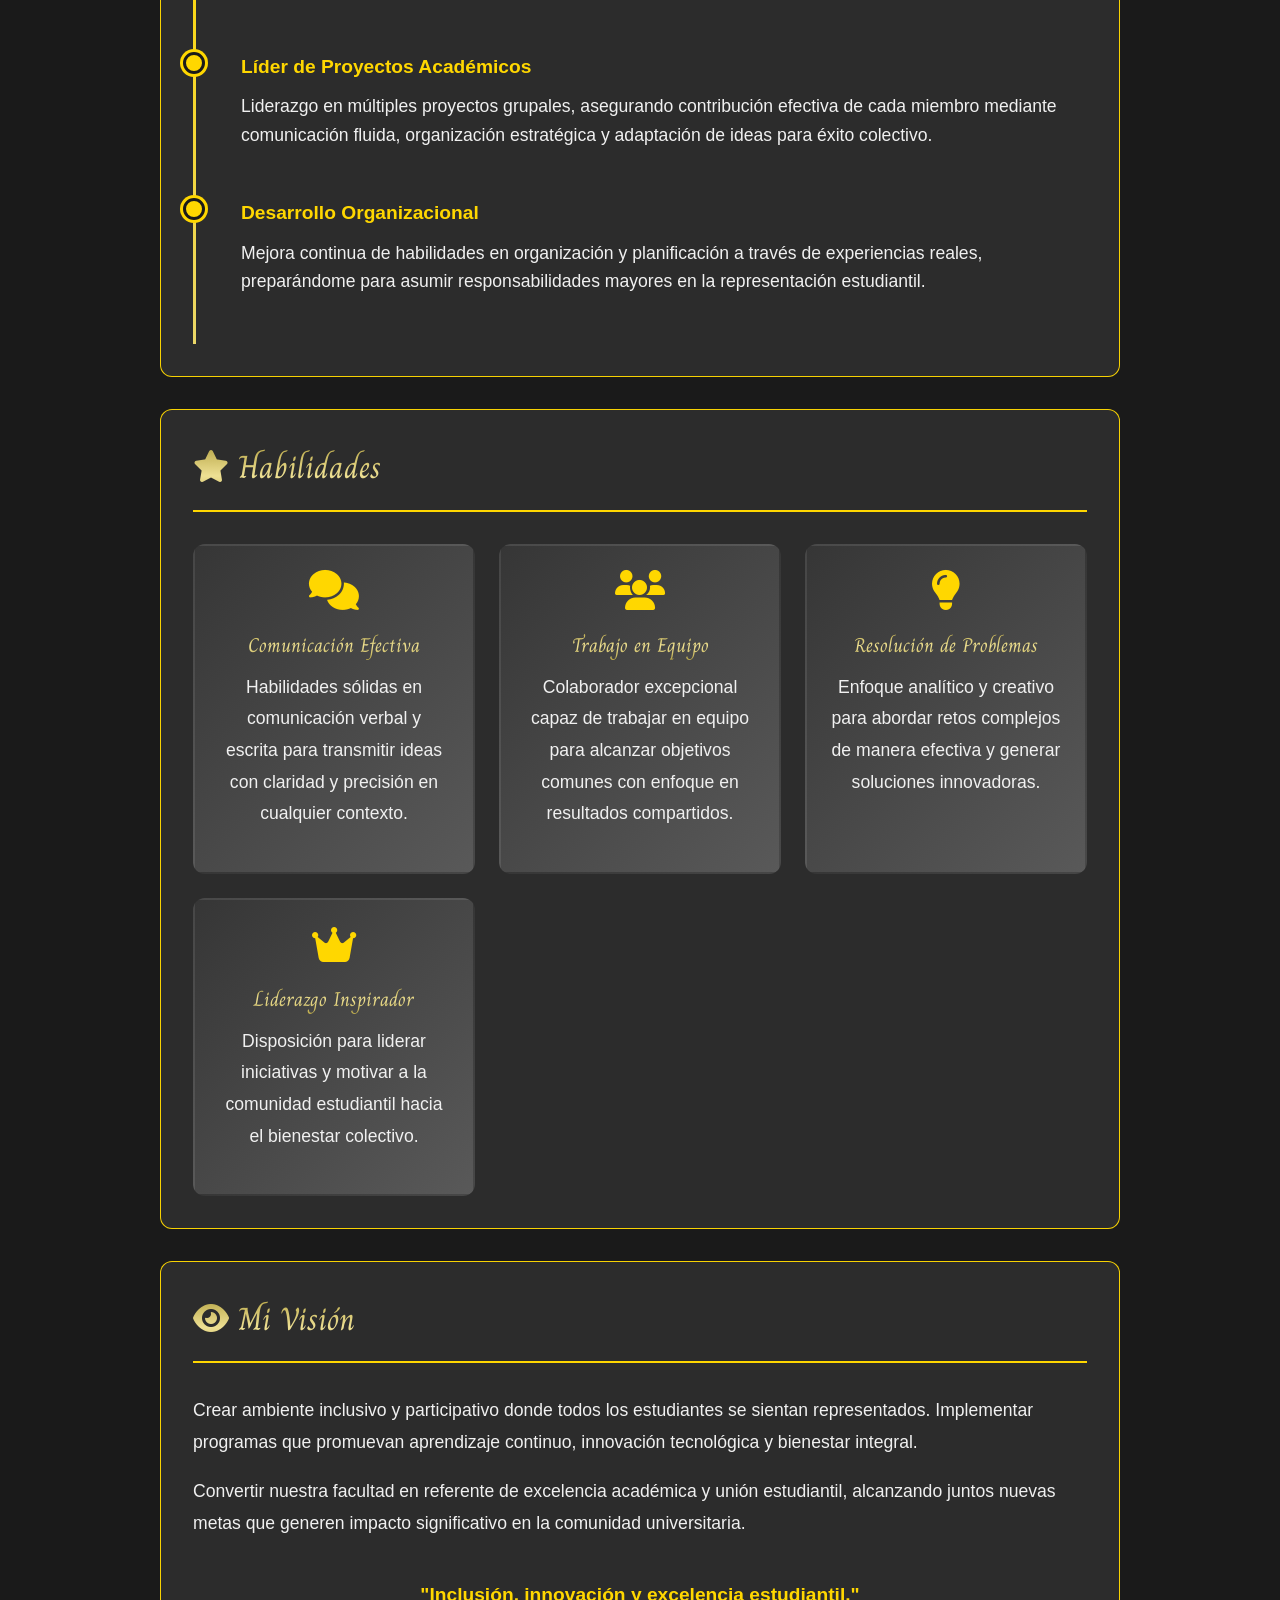
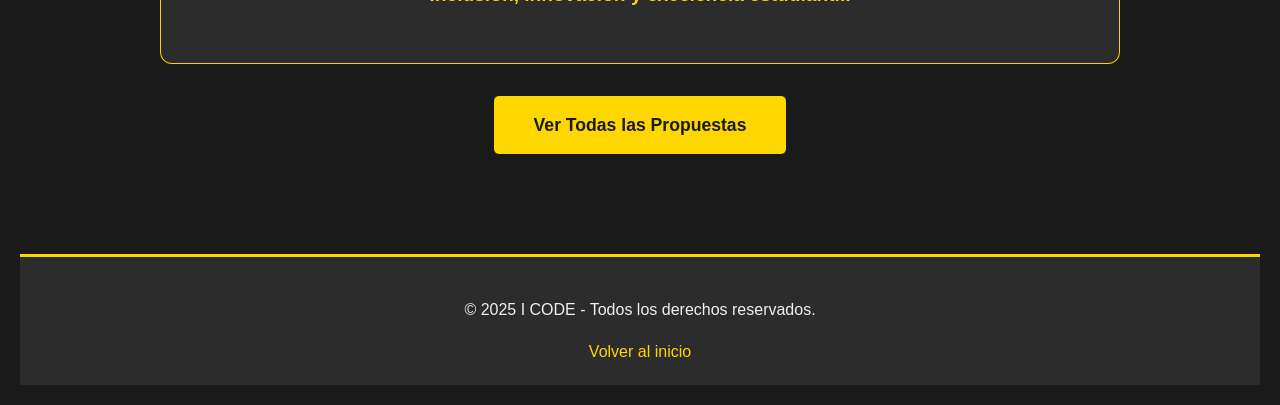
<file: candidatos/Coordinador_de_relaciones_publicas.html>
<!DOCTYPE html>
<html lang="es">
<head>
    <meta charset="UTF-8">
    <meta name="viewport" content="width=device-width, initial-scale=1.0">
    <title>Tinoco Gamboa, Juan Smith - Coordinador de Relaciones Públicas | I CODE</title>
    <meta name="description" content="Conoce a Tinoco Gamboa, Juan Smith, candidato a Coordinador de Relaciones Públicas de I CODE. Descubre su experiencia, habilidades y propuestas para mejorar la vida estudiantil.">
    
    <!-- Open Graph -->
    <meta property="og:title" content="Tinoco Gamboa, Juan Smith - Coordinador de Relaciones Públicas | I CODE">
    <meta property="og:description" content="Estudiante comprometido con la innovación y el desarrollo estudiantil.">
    <meta property="og:image" content="https://raw.githubusercontent.com/Inmortal175/i-code/refs/heads/Farmacia/resource/img/candidatos/Juan1-1.webp">
    <meta property="og:type" content="profile">
    
    <!-- Preconnect -->
    <link rel="preconnect" href="https://fonts.googleapis.com">
    <link rel="preconnect" href="https://fonts.gstatic.com" crossorigin>
    
    <!-- Google Fonts -->
    <link href="https://fonts.googleapis.com/css2?family=Bonheur+Royale&display=swap" rel="stylesheet">
    <link href="https://fonts.googleapis.com/css2?family=Charm:wght@400;700&display=swap" rel="stylesheet">
    
    <!-- Favicon -->
    <link rel="icon" href="../resource/img/favicon.webp" type="image/x-icon">
    
    <!-- Font Awesome -->
    <link rel="stylesheet" href="https://cdnjs.cloudflare.com/ajax/libs/font-awesome/6.7.2/css/all.min.css" integrity="sha512-Evv84Mr4kqVGRNSgIGL/F/aIDqQb7xQ2vcrdIwxfjThSH8CSR7PBEakCr51Ck+w+/U6swU2Im1vVX0SVk9ABhg==" crossorigin="anonymous" referrerpolicy="no-referrer" />
    
    <!-- Estilos -->
    <link rel="stylesheet" href="../css/main.css">
    <link rel="stylesheet" href="../css/candidato.css">
</head>
<body>
    <div class="candidato-page">
        <!-- Navegación -->
        <div class="candidato-navegacion">
            <a href="../index.html" class="btn-back">
                <i class="fas fa-arrow-left"></i>
                Volver al inicio
            </a>
            
            <div class="btn-nav-candidatos">
                <a href="./Coordinador_de_prensa.html" class="btn-nav prev" title="Candidato anterior">
                    <i class="fas fa-chevron-left"></i>
                    <span>Anterior</span>
                </a>
                <a href="./Coordinador_de_deportes_1.html" class="btn-nav next" title="Siguiente candidato">
                    <span>Siguiente</span>
                    <i class="fas fa-chevron-right"></i>
                </a>
            </div>
        </div>

        <!-- Header del candidato -->
        <div class="candidato-header">
            <img src="../resource/img/candidatos/Juan1-1.webp" alt="Tinoco Gamboa, Juan Smith">
            <h1>Tinoco Gamboa, Juan Smith</h1>
            <span class="cargo">Coordinador de Relaciones Públicas</span>
            <p class="descripcion-corta">
                Estudiante comprometido con el desarrollo de una comunidad estudiantil unida y activa.
            </p>
            
            <!-- Redes sociales -->
            <div class="redes-sociales">
                <a href="https://facebook.com" target="_blank" rel="noopener noreferrer" aria-label="Facebook">
                    <i class="fa-brands fa-facebook"></i>
                </a>
                <a href="https://instagram.com" target="_blank" rel="noopener noreferrer" aria-label="Instagram">
                    <i class="fa-brands fa-instagram"></i>
                </a>
                <a href="https://linkedin.com" target="_blank" rel="noopener noreferrer" aria-label="LinkedIn">
                    <i class="fa-brands fa-linkedin"></i>
                </a>
                <a href="https://github.com/Inmortal175" target="_blank" rel="noopener noreferrer" aria-label="GitHub">
                    <i class="fa-brands fa-github"></i>
                </a>
            </div>
        </div>

        <!-- Biografía -->
        <section class="candidato-section">
            <h2><i class="fas fa-user"></i> Sobre Mí</h2>
            <p>
                Soy estudiante de Ingeniería de Sistemas en la UNSCH, apasionado de Ingeniería de Sistemas. Desde el inicio de mis estudios, he estado comprometido con el desarrollo de una comunidad estudiantil unida y activa. Mi entusiasmo por la tecnología y mi deseo de hacer una diferencia en la vida estudiantil me motivan a postularse para representar a mis compañeros.
            </p>
        </section>

        <!-- Experiencia -->
        <section class="candidato-section">
            <h2><i class="fas fa-briefcase"></i> Experiencia</h2>
            <div class="timeline">
                <div class="timeline-item">
                    <h4>Miembro Activo Junta de Serie</h4>
                    <p>Durante varios años, miembro activo de la junta de mi serie participando en planificación y ejecución de actividades, desarrollando liderazgo y fomentando ambiente colaborativo entre compañeros.</p>
                </div>
                
                <div class="timeline-item">
                    <h4>Líder de Proyectos Académicos</h4>
                    <p>Liderazgo en múltiples proyectos grupales, asegurando contribución efectiva de cada miembro mediante comunicación fluida, organización estratégica y adaptación de ideas para éxito colectivo.</p>
                </div>
                
                <div class="timeline-item">
                    <h4>Desarrollo Organizacional</h4>
                    <p>Mejora continua de habilidades en organización y planificación a través de experiencias reales, preparándome para asumir responsabilidades mayores en la representación estudiantil.</p>
                </div>
            </div>
        </section>

        <!-- Habilidades -->
        <section class="candidato-section">
            <h2><i class="fas fa-star"></i> Habilidades</h2>
            <div class="habilidades-grid">
                <div class="habilidad-card">
                    <i class="fas fa-comments"></i>
                    <h3>Comunicación Efectiva</h3>
                    <p>Habilidades sólidas en comunicación verbal y escrita para transmitir ideas con claridad y precisión en cualquier contexto.</p>
                </div>
                
                <div class="habilidad-card">
                    <i class="fas fa-users"></i>
                    <h3>Trabajo en Equipo</h3>
                    <p>Colaborador excepcional capaz de trabajar en equipo para alcanzar objetivos comunes con enfoque en resultados compartidos.</p>
                </div>
                
                <div class="habilidad-card">
                    <i class="fas fa-lightbulb"></i>
                    <h3>Resolución de Problemas</h3>
                    <p>Enfoque analítico y creativo para abordar retos complejos de manera efectiva y generar soluciones innovadoras.</p>
                </div>
                
                <div class="habilidad-card">
                    <i class="fas fa-crown"></i>
                    <h3>Liderazgo Inspirador</h3>
                    <p>Disposición para liderar iniciativas y motivar a la comunidad estudiantil hacia el bienestar colectivo.</p>
                </div>
            </div>
        </section>

        <!-- Visión -->
        <section class="candidato-section">
            <h2><i class="fas fa-eye"></i> Mi Visión</h2>
            <p>
                Crear ambiente inclusivo y participativo donde todos los estudiantes se sientan representados. Implementar programas que promuevan aprendizaje continuo, innovación tecnológica y bienestar integral.
            </p>
            <p>
                Convertir nuestra facultad en referente de excelencia académica y unión estudiantil, alcanzando juntos nuevas metas que generen impacto significativo en la comunidad universitaria.
            </p>
            <p style="font-size: 1.2rem; color: var(--color-primary); font-weight: bold; text-align: center; margin-top: 2em;">
                "Inclusión, innovación y excelencia estudiantil."
            </p>
        </section>


        <!-- Call to Action -->
        <div class="text-center mt-2 mb-2">
            <a href="../index.html#list-proposal" class="btn-primary" style="display: inline-block; padding: 15px 40px; font-size: 1.1rem; text-decoration: none;">
                Ver Todas las Propuestas
            </a>
        </div>
    </div>

    <!-- Footer -->
    <footer>
        <div class="text-center">
            <p>© 2025 I CODE - Todos los derechos reservados.</p>
            <p style="margin-top: 1em;">
                <a href="../index.html">Volver al inicio</a>
            </p>
        </div>
    </footer>
</body>
</html>
</file>
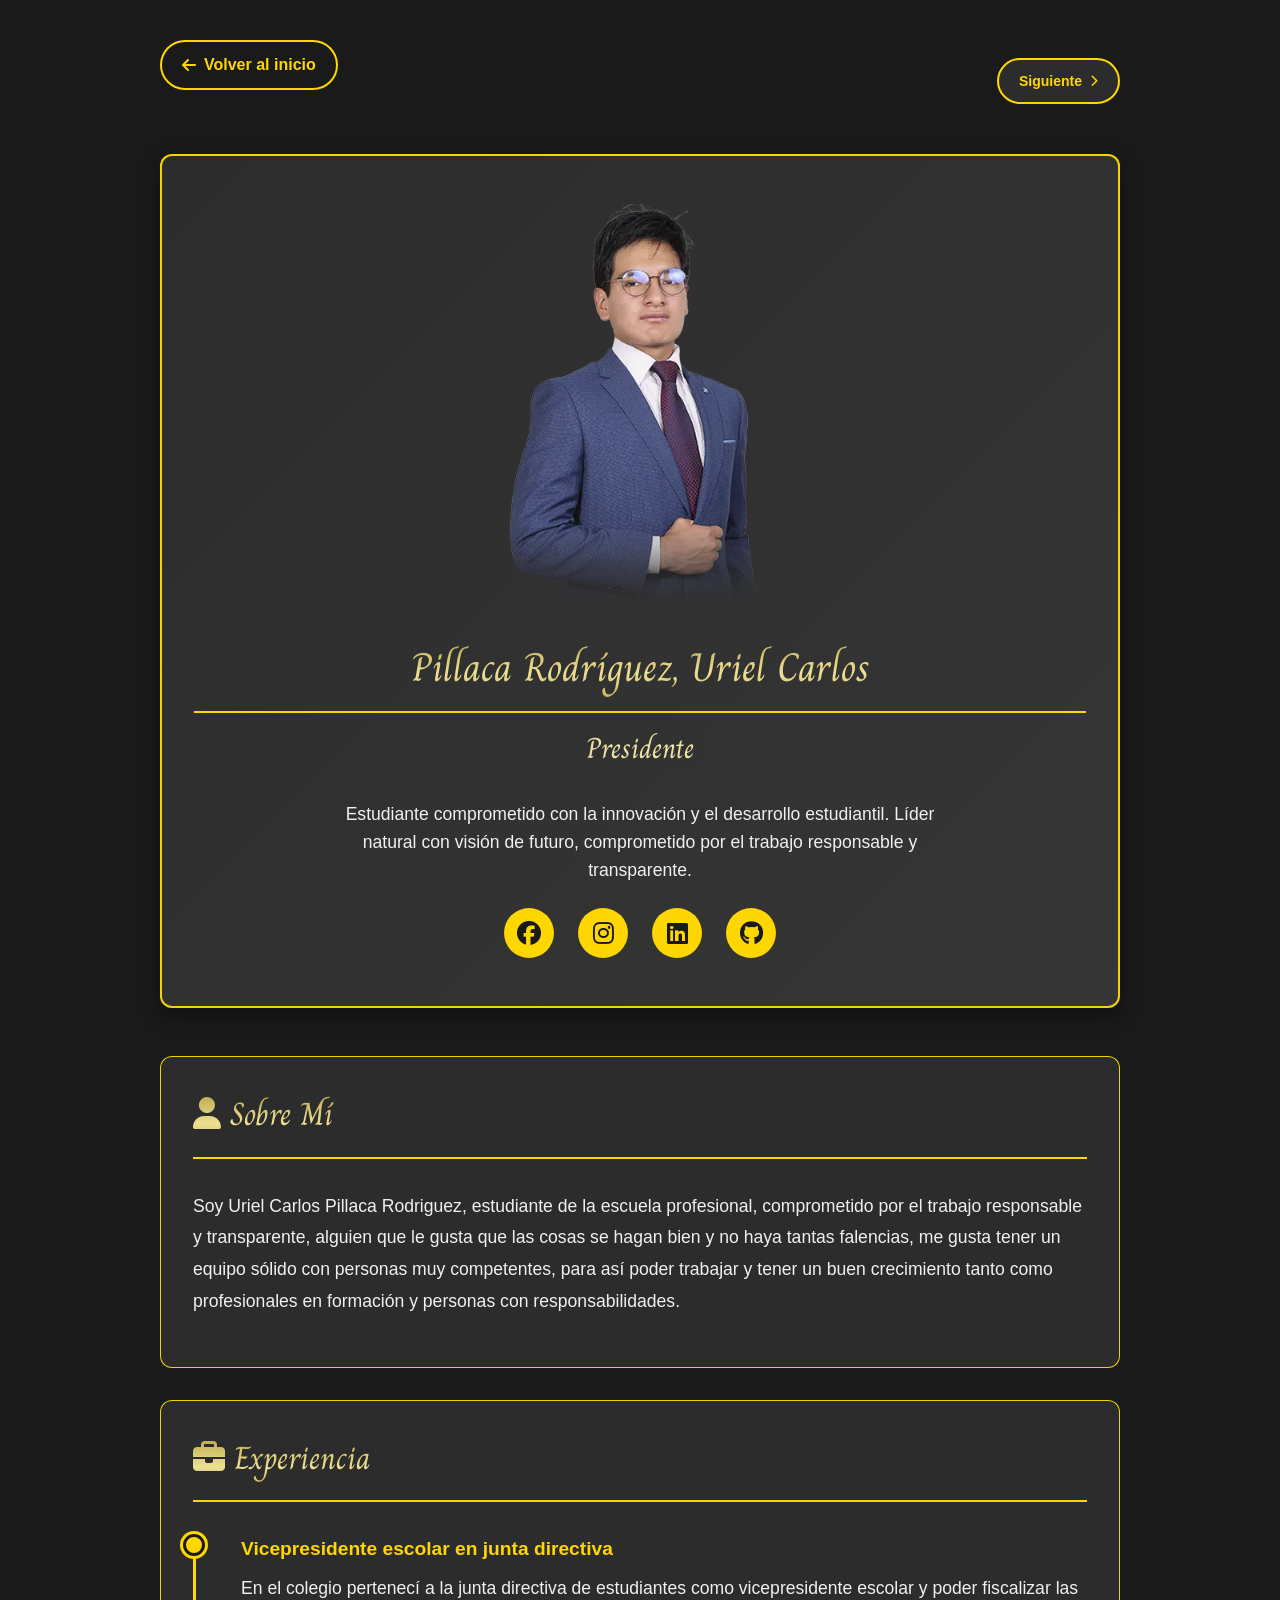
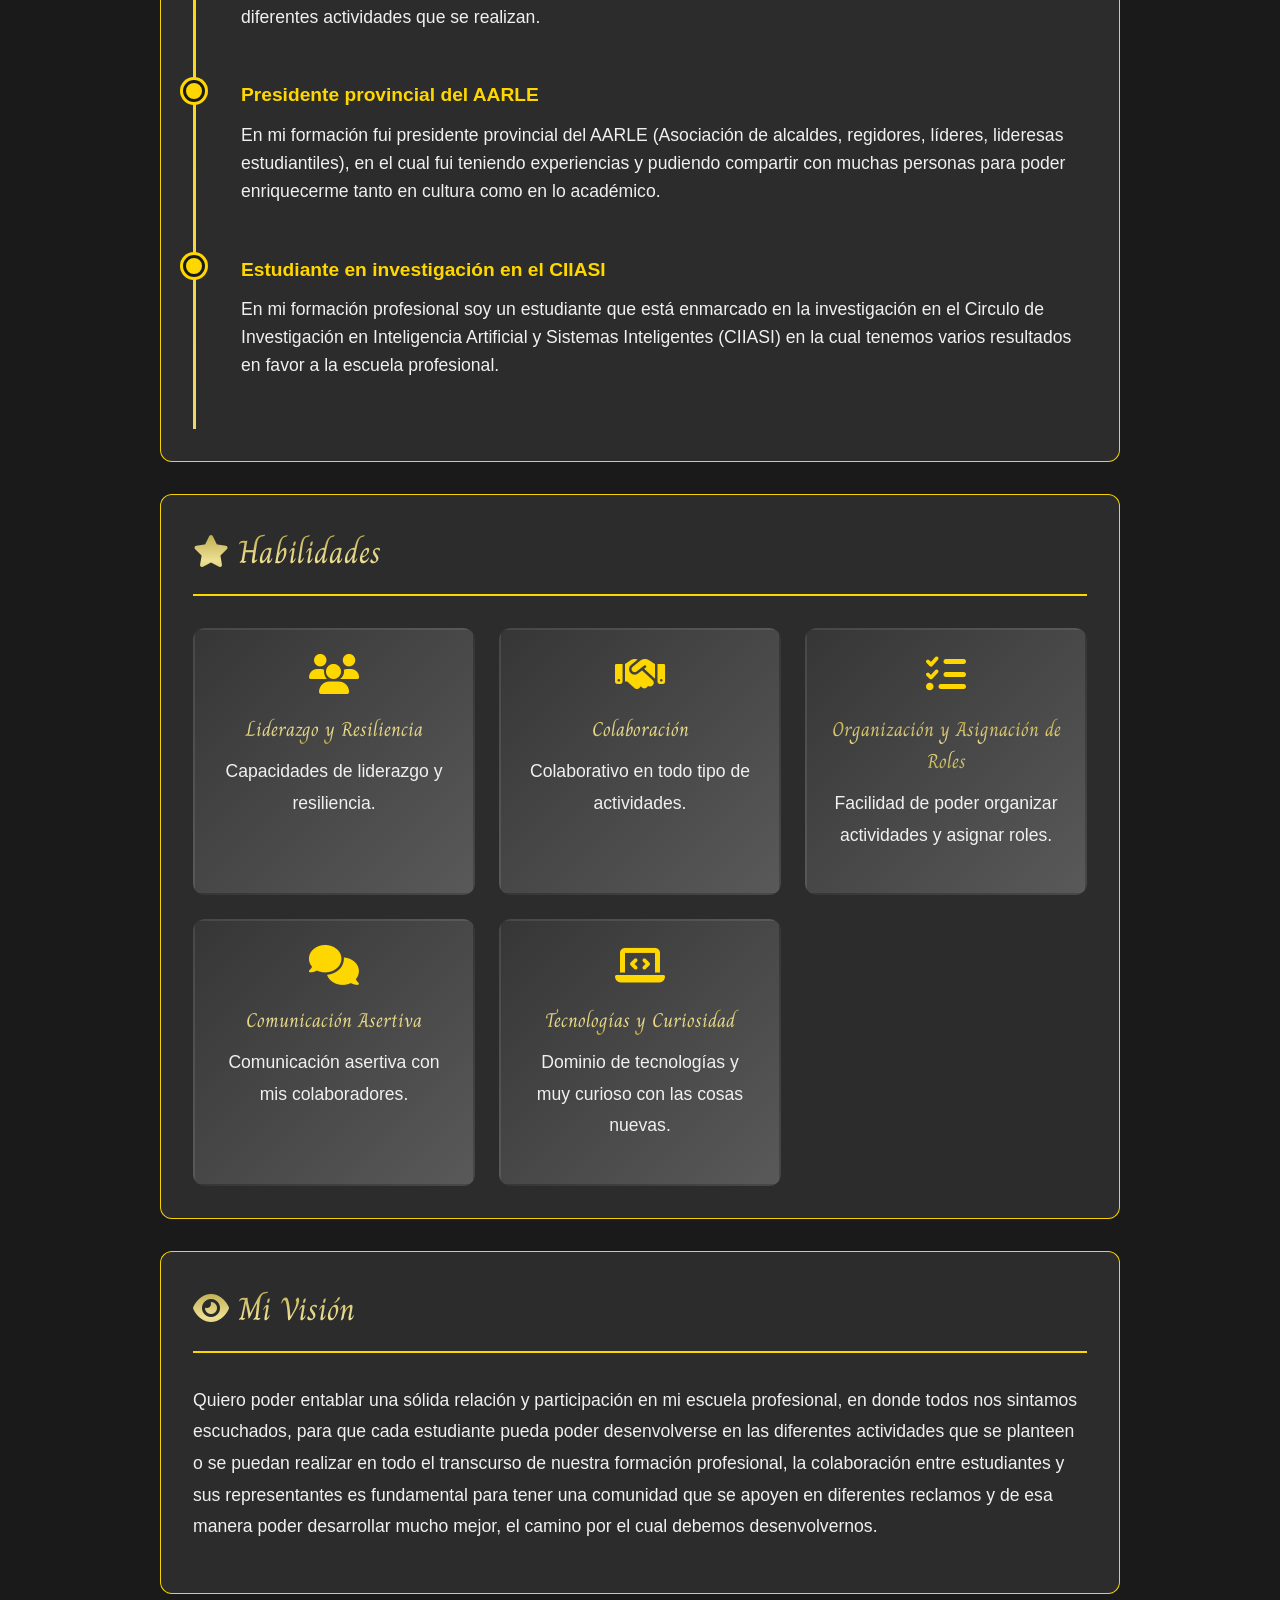
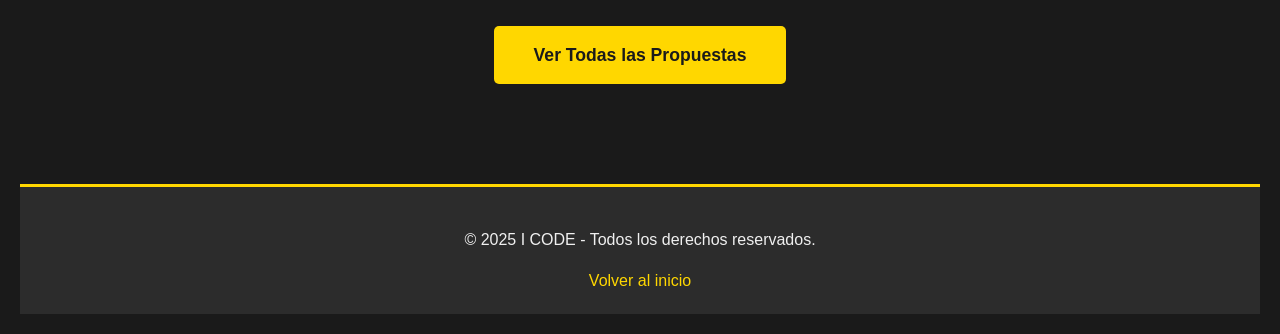
<file: candidatos/presidente.html>
<!DOCTYPE html>
<html lang="es">
<head>
    <meta charset="UTF-8">
    <meta name="viewport" content="width=device-width, initial-scale=1.0">
    <title>Pillaca Rodríguez, Uriel Carlos - Presidente | I CODE</title>
    <meta name="description" content="Conoce a Pillaca Rodríguez, Uriel Carlos, candidato a Presidente de I CODE. Descubre su experiencia y habilidades para mejorar la vida estudiantil.">
    
    <!-- Open Graph -->
    <meta property="og:title" content="Pillaca Rodríguez, Uriel Carlos - Presidente | I CODE">
    <meta property="og:description" content="Estudiante comprometido con la innovación y el desarrollo estudiantil.">
    <meta property="og:image" content="https://raw.githubusercontent.com/Inmortal175/i-code/refs/heads/Farmacia/resource/img/candidatos/Uriel 1-1.webp">
    <meta property="og:type" content="profile">
    
    <!-- Preconnect -->
    <link rel="preconnect" href="https://fonts.googleapis.com">
    <link rel="preconnect" href="https://fonts.gstatic.com" crossorigin>
    
    <!-- Google Fonts -->
    <link href="https://fonts.googleapis.com/css2?family=Bonheur+Royale&display=swap" rel="stylesheet">
    <link href="https://fonts.googleapis.com/css2?family=Charm:wght@400;700&display=swap" rel="stylesheet">
    
    <!-- Favicon -->
    <link rel="icon" href="../resource/img/favicon.webp" type="image/x-icon">
    
    <!-- Font Awesome -->
    <link rel="stylesheet" href="https://cdnjs.cloudflare.com/ajax/libs/font-awesome/6.7.2/css/all.min.css" integrity="sha512-Evv84Mr4kqVGRNSgIGL/F/aIDqQb7xQ2vcrdIwxfjThSH8CSR7PBEakCr51Ck+w+/U6swU2Im1vVX0SVk9ABhg==" crossorigin="anonymous" referrerpolicy="no-referrer" />
    
    <!-- Estilos -->
    <link rel="stylesheet" href="../css/main.css">
    <link rel="stylesheet" href="../css/candidato.css">
</head>
<body>
    <div class="candidato-page">
        <!-- Navegación -->
        <div class="candidato-navegacion">
            <a href="../index.html" class="btn-back">
                <i class="fas fa-arrow-left"></i>
                Volver al inicio
            </a>
            
            <div class="btn-nav-candidatos">
                <a href="./vicepresidente.html" class="btn-nav next" title="Siguiente candidato">
                    <span>Siguiente</span>
                    <i class="fas fa-chevron-right"></i>
                </a>
            </div>
        </div>

        <!-- Header del candidato -->
        <div class="candidato-header">
            <img src="../resource/img/candidatos/Uriel 1-1.webp" alt="Franklin Figueroa Pérez">
            <h1>Pillaca Rodríguez, Uriel Carlos</h1>
            <span class="cargo">Presidente</span>
            <p class="descripcion-corta">
                Estudiante comprometido con la innovación y el desarrollo estudiantil. 
                Líder natural con visión de futuro, comprometido por el trabajo responsable y transparente.
            </p>
            
            <!-- Redes sociales -->
            <div class="redes-sociales">
                <a href="https://facebook.com" target="_blank" rel="noopener noreferrer" aria-label="Facebook">
                    <i class="fa-brands fa-facebook"></i>
                </a>
                <a href="https://instagram.com" target="_blank" rel="noopener noreferrer" aria-label="Instagram">
                    <i class="fa-brands fa-instagram"></i>
                </a>
                <a href="https://linkedin.com" target="_blank" rel="noopener noreferrer" aria-label="LinkedIn">
                    <i class="fa-brands fa-linkedin"></i>
                </a>
                <a href="https://github.com/Inmortal175" target="_blank" rel="noopener noreferrer" aria-label="GitHub">
                    <i class="fa-brands fa-github"></i>
                </a>
            </div>
        </div>

        <!-- Biografía -->
        <section class="candidato-section">
            <h2><i class="fas fa-user"></i> Sobre Mí</h2>
            <p>
                Soy Uriel Carlos Pillaca Rodriguez, estudiante de la escuela profesional, comprometido por el trabajo responsable y transparente, alguien que le gusta que las cosas se hagan bien y no haya tantas falencias, me gusta tener un equipo sólido con personas muy competentes, para así poder trabajar y tener un buen crecimiento tanto como profesionales en formación y personas con responsabilidades.
            </p>
        </section>

        <!-- Experiencia -->
        <section class="candidato-section">
            <h2><i class="fas fa-briefcase"></i> Experiencia</h2>
            <div class="timeline">
                <div class="timeline-item">
                    <h4>Vicepresidente escolar en junta directiva</h4>
                    <p>
                        En el colegio pertenecí a la junta directiva de estudiantes como vicepresidente escolar y poder fiscalizar las diferentes actividades que se realizan.
                    </p>
                </div>
                <div class="timeline-item">
                    <h4>Presidente provincial del AARLE</h4>
                    <p>
                        En mi formación fui presidente provincial del AARLE (Asociación de alcaldes, regidores, líderes, lideresas estudiantiles), en el cual fui teniendo experiencias y pudiendo compartir con muchas personas para poder enriquecerme tanto en cultura como en lo académico.
                    </p>
                </div>
                <div class="timeline-item">
                    <h4>Estudiante en investigación en el CIIASI</h4>
                    <p>
                        En mi formación profesional soy un estudiante que está enmarcado en la investigación en el Circulo de Investigación en Inteligencia Artificial y Sistemas Inteligentes (CIIASI) en la cual tenemos varios resultados en favor a la escuela profesional.
                    </p>
                </div>
            </div>
        </section>


        <!-- Habilidades -->
        <section class="candidato-section">
            <h2><i class="fas fa-star"></i> Habilidades</h2>
            <div class="habilidades-grid">
                <div class="habilidad-card">
                    <i class="fas fa-users"></i>
                    <h3>Liderazgo y Resiliencia</h3>
                    <p>Capacidades de liderazgo y resiliencia.</p>
                </div>
                <div class="habilidad-card">
                    <i class="fas fa-handshake"></i>
                    <h3>Colaboración</h3>
                    <p>Colaborativo en todo tipo de actividades.</p>
                </div>
                <div class="habilidad-card">
                    <i class="fas fa-tasks"></i>
                    <h3>Organización y Asignación de Roles</h3>
                    <p>Facilidad de poder organizar actividades y asignar roles.</p>
                </div>
                <div class="habilidad-card">
                    <i class="fas fa-comments"></i>
                    <h3>Comunicación Asertiva</h3>
                    <p>Comunicación asertiva con mis colaboradores.</p>
                </div>
                <div class="habilidad-card">
                    <i class="fas fa-laptop-code"></i>
                    <h3>Tecnologías y Curiosidad</h3>
                    <p>Dominio de tecnologías y muy curioso con las cosas nuevas.</p>
                </div>
            </div>
        </section>

        <!-- Visión -->
        <section class="candidato-section">
            <h2><i class="fas fa-eye"></i> Mi Visión</h2>
            <p>
                Quiero poder entablar una sólida relación y participación en mi escuela profesional, en donde todos nos sintamos escuchados, para que cada estudiante pueda poder desenvolverse en las diferentes actividades que se planteen o se puedan realizar en todo el transcurso de nuestra formación profesional, la colaboración entre estudiantes y sus representantes es fundamental para tener una comunidad que se apoyen en diferentes reclamos y de esa manera poder desarrollar mucho mejor, el camino por el cual debemos desenvolvernos.
            </p>
        </section>


        <!-- Call to Action -->
        <div class="text-center mt-2 mb-2">
            <a href="../index.html#list-proposal" class="btn-primary" style="display: inline-block; padding: 15px 40px; font-size: 1.1rem; text-decoration: none;">
                Ver Todas las Propuestas
            </a>
        </div>
    </div>

    <!-- Footer -->
    <footer>
        <div class="text-center">
            <p>© 2025 I CODE - Todos los derechos reservados.</p>
            <p style="margin-top: 1em;">
                <a href="../index.html">Volver al inicio</a>
            </p>
        </div>
    </footer>
</body>
</html>
</file>
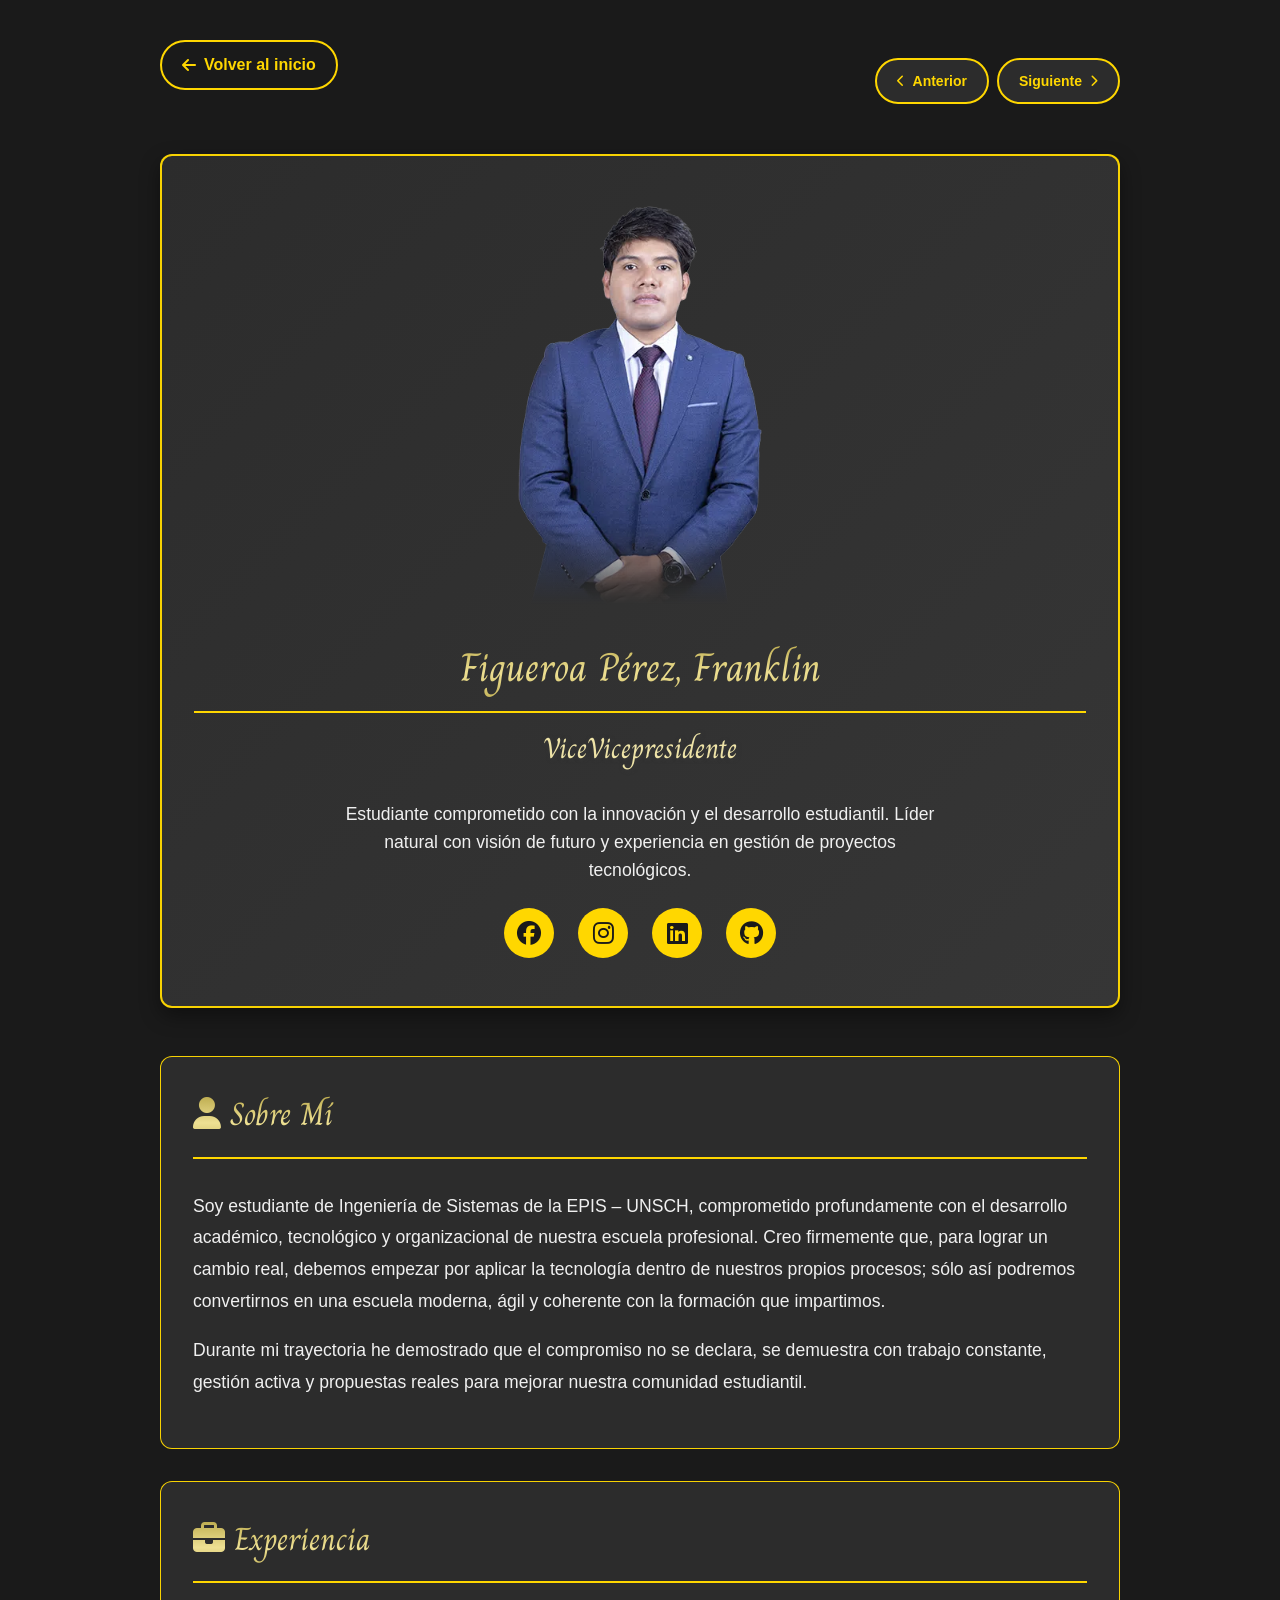
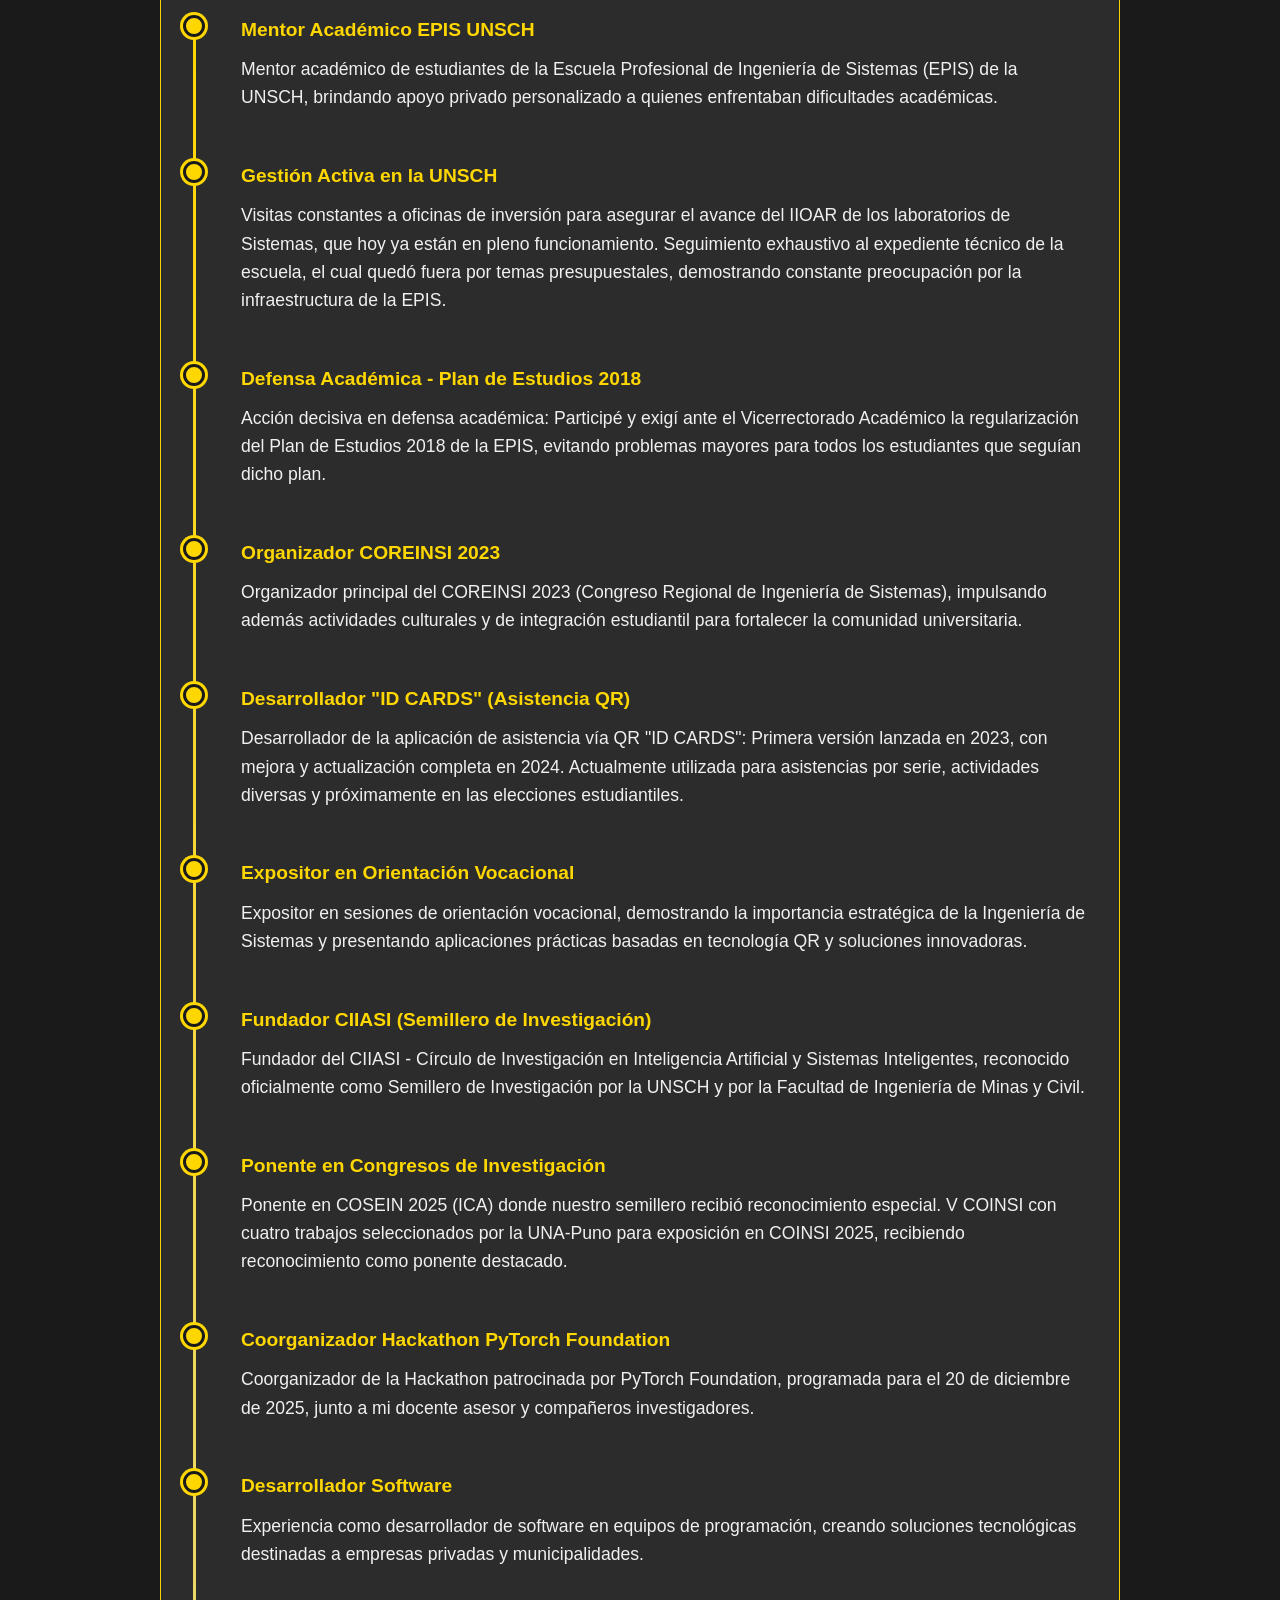
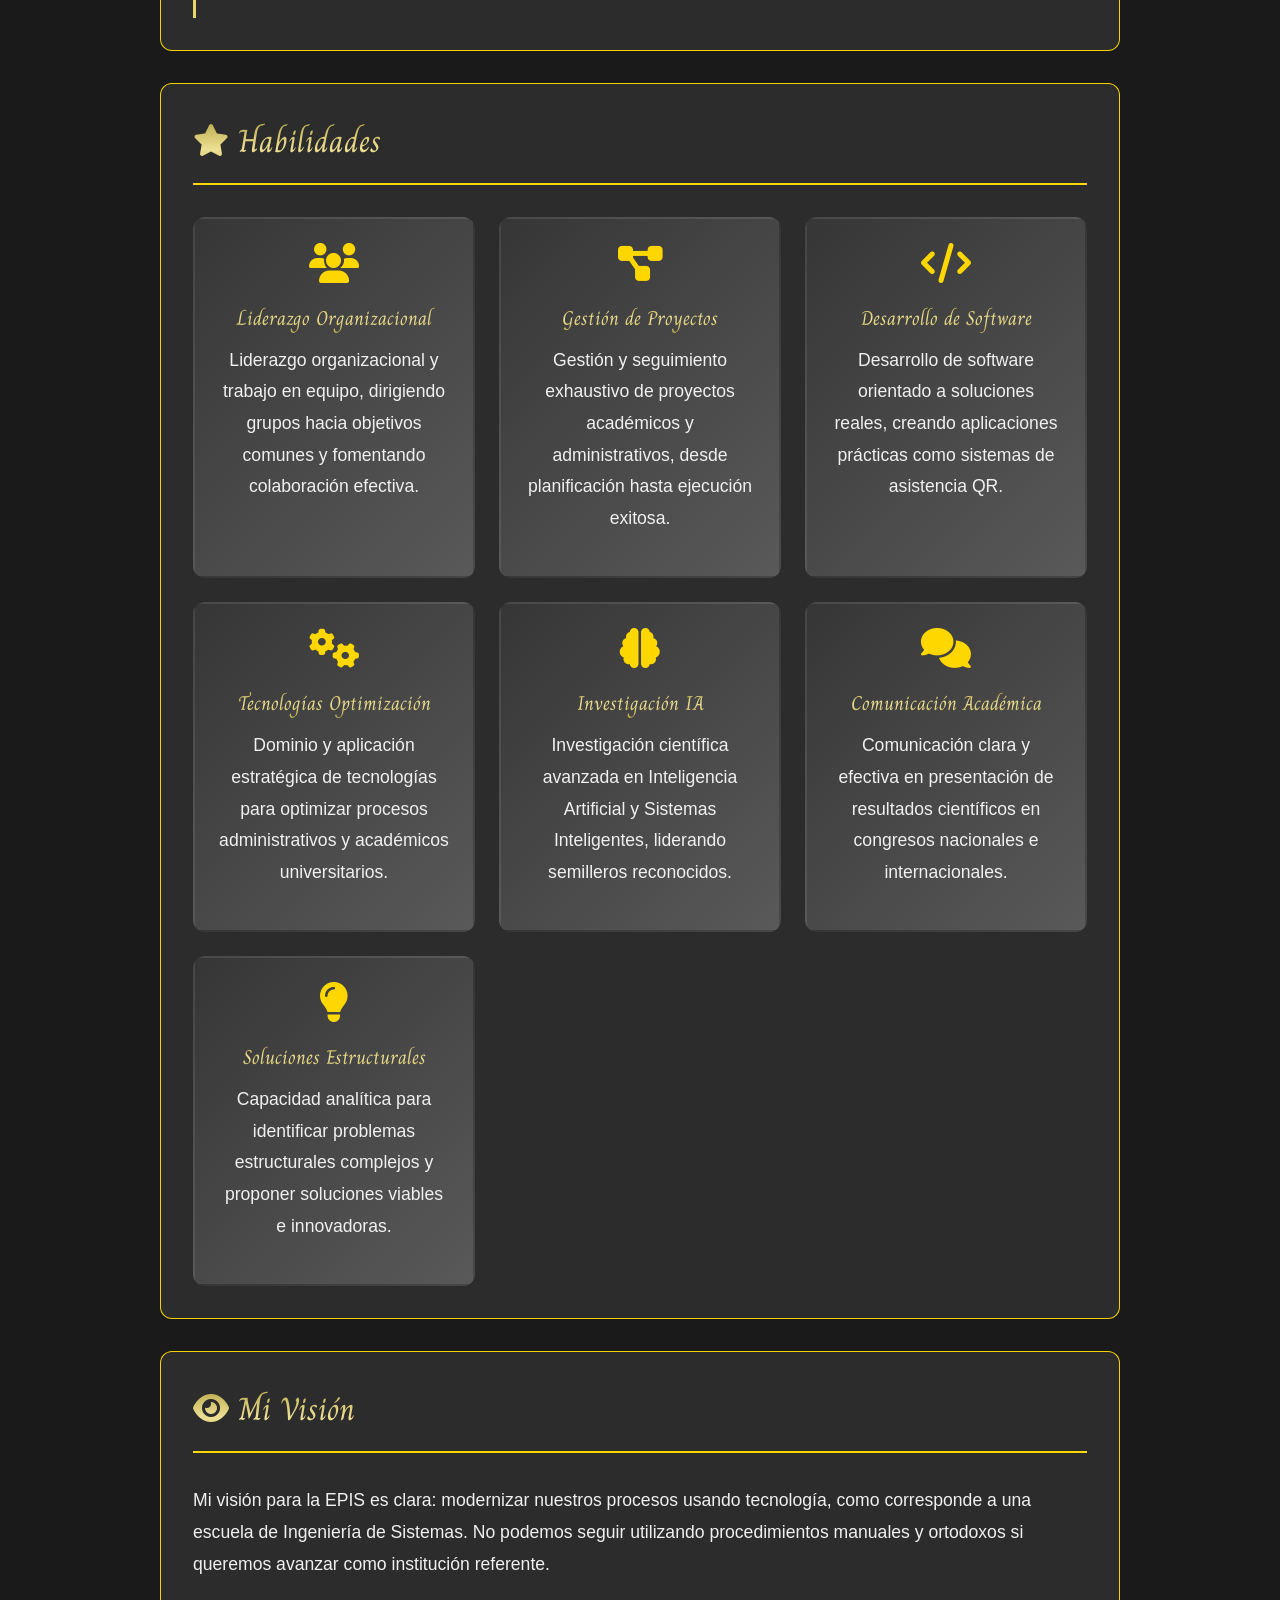
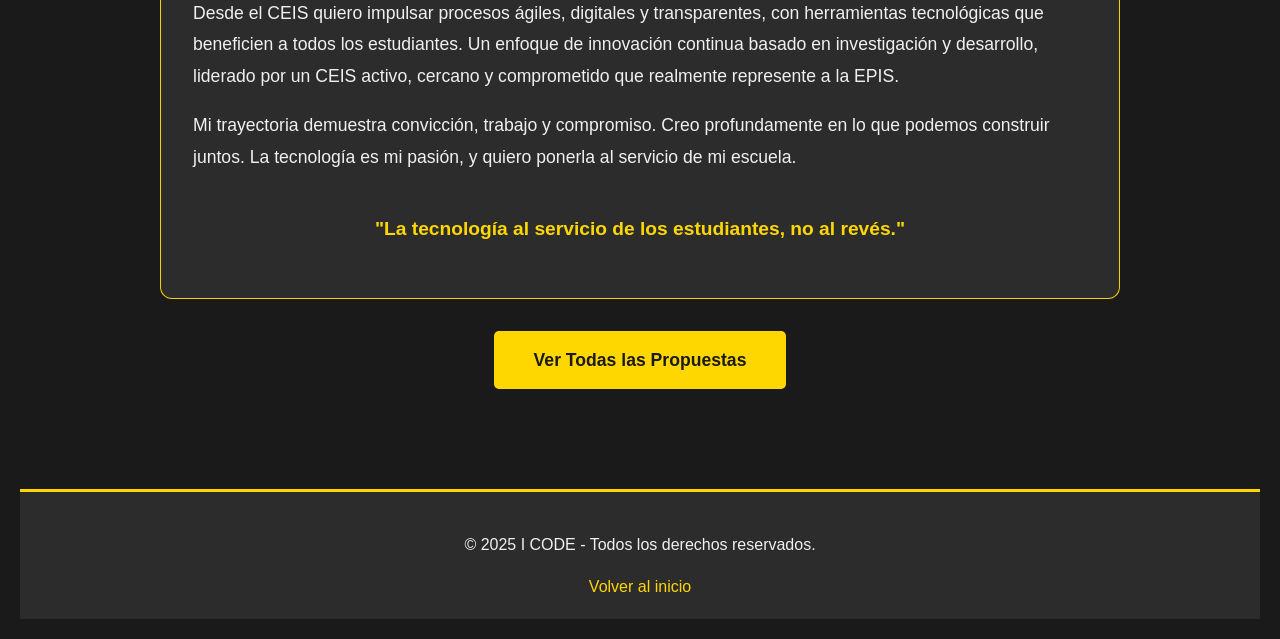
<file: candidatos/vicepresidente.html>
<!DOCTYPE html>
<html lang="es">
<head>
    <meta charset="UTF-8">
    <meta name="viewport" content="width=device-width, initial-scale=1.0">
    <title>Figueroa Pérez, Franklin - ViceVicepresidente | I CODE</title>
    <meta name="description" content="Conoce a Figueroa Pérez, Franklin, candidato a Vicepresidente de I CODE. Descubre su experiencia, habilidades y propuestas para mejorar la vida estudiantil.">
    
    <!-- Open Graph -->
    <meta property="og:title" content="Figueroa Pérez, Franklin - Vicepresidente | I CODE">
    <meta property="og:description" content="Estudiante comprometido con la innovación y el desarrollo estudiantil.">
    <meta property="og:image" content="https://raw.githubusercontent.com/Inmortal175/i-code/refs/heads/Farmacia/resource/img/candidatos/Franklin1-1.webp">
    <meta property="og:type" content="profile">
    
    <!-- Preconnect -->
    <link rel="preconnect" href="https://fonts.googleapis.com">
    <link rel="preconnect" href="https://fonts.gstatic.com" crossorigin>
    
    <!-- Google Fonts -->
    <link href="https://fonts.googleapis.com/css2?family=Bonheur+Royale&display=swap" rel="stylesheet">
    <link href="https://fonts.googleapis.com/css2?family=Charm:wght@400;700&display=swap" rel="stylesheet">
    
    <!-- Favicon -->
    <link rel="icon" href="../resource/img/favicon.webp" type="image/x-icon">
    
    <!-- Font Awesome -->
    <link rel="stylesheet" href="https://cdnjs.cloudflare.com/ajax/libs/font-awesome/6.7.2/css/all.min.css" integrity="sha512-Evv84Mr4kqVGRNSgIGL/F/aIDqQb7xQ2vcrdIwxfjThSH8CSR7PBEakCr51Ck+w+/U6swU2Im1vVX0SVk9ABhg==" crossorigin="anonymous" referrerpolicy="no-referrer" />
    
    <!-- Estilos -->
    <link rel="stylesheet" href="../css/main.css">
    <link rel="stylesheet" href="../css/candidato.css">
</head>
<body>
    <div class="candidato-page">
        <!-- Navegación -->
        <div class="candidato-navegacion">
            <a href="../index.html" class="btn-back">
                <i class="fas fa-arrow-left"></i>
                Volver al inicio
            </a>
            
            <div class="btn-nav-candidatos">
                <a href="./Vicepresidente.html" class="btn-nav prev" title="Candidato anterior">
                    <i class="fas fa-chevron-left"></i>
                    <span>Anterior</span>
                </a>
                <a href="./Coordinador_academico.html" class="btn-nav next" title="Siguiente candidato">
                    <span>Siguiente</span>
                    <i class="fas fa-chevron-right"></i>
                </a>
            </div>
        </div>

        <!-- Header del candidato -->
        <div class="candidato-header">
            <img src="../resource/img/candidatos/Franklin1-1.webp" alt="Figueroa Pérez, Franklin">
            <h1>Figueroa Pérez, Franklin</h1>
            <span class="cargo">ViceVicepresidente</span>
            <p class="descripcion-corta">
                Estudiante comprometido con la innovación y el desarrollo estudiantil. 
                Líder natural con visión de futuro y experiencia en gestión de proyectos tecnológicos.
            </p>
            
            <!-- Redes sociales -->
            <div class="redes-sociales">
                <a href="https://facebook.com" target="_blank" rel="noopener noreferrer" aria-label="Facebook">
                    <i class="fa-brands fa-facebook"></i>
                </a>
                <a href="https://instagram.com" target="_blank" rel="noopener noreferrer" aria-label="Instagram">
                    <i class="fa-brands fa-instagram"></i>
                </a>
                <a href="https://linkedin.com" target="_blank" rel="noopener noreferrer" aria-label="LinkedIn">
                    <i class="fa-brands fa-linkedin"></i>
                </a>
                <a href="https://github.com/Inmortal175" target="_blank" rel="noopener noreferrer" aria-label="GitHub">
                    <i class="fa-brands fa-github"></i>
                </a>
            </div>
        </div>

        <!-- Biografía -->
        <section class="candidato-section">
            <h2><i class="fas fa-user"></i> Sobre Mí</h2>
            <p>
                Soy estudiante de Ingeniería de Sistemas de la EPIS – UNSCH, comprometido profundamente con el desarrollo académico, tecnológico y organizacional de nuestra escuela profesional. Creo firmemente que, para lograr un cambio real, debemos empezar por aplicar la tecnología dentro de nuestros propios procesos; sólo así podremos convertirnos en una escuela moderna, ágil y coherente con la formación que impartimos.
            </p>
            <p>
                Durante mi trayectoria he demostrado que el compromiso no se declara, se demuestra con trabajo constante, gestión activa y propuestas reales para mejorar nuestra comunidad estudiantil.
            </p>
            
        </section>

        <!-- Experiencia -->
        <section class="candidato-section">
            <h2><i class="fas fa-briefcase"></i> Experiencia</h2>
            <div class="timeline">
                <div class="timeline-item">
                    <h4>Mentor Académico EPIS UNSCH</h4>
                    <p>
                        Mentor académico de estudiantes de la Escuela Profesional de Ingeniería de Sistemas (EPIS) de la UNSCH, brindando apoyo privado personalizado a quienes enfrentaban dificultades académicas.
                    </p>
                </div>
                
                <div class="timeline-item">
                    <h4>Gestión Activa en la UNSCH</h4>
                    <p>
                        Visitas constantes a oficinas de inversión para asegurar el avance del IIOAR de los laboratorios de Sistemas, que hoy ya están en pleno funcionamiento. Seguimiento exhaustivo al expediente técnico de la escuela, el cual quedó fuera por temas presupuestales, demostrando constante preocupación por la infraestructura de la EPIS.
                    </p>
                </div>
                
                <div class="timeline-item">
                    <h4>Defensa Académica - Plan de Estudios 2018</h4>
                    <p>
                        Acción decisiva en defensa académica: Participé y exigí ante el Vicerrectorado Académico la regularización del Plan de Estudios 2018 de la EPIS, evitando problemas mayores para todos los estudiantes que seguían dicho plan.
                    </p>
                </div>
                
                <div class="timeline-item">
                    <h4>Organizador COREINSI 2023</h4>
                    <p>
                        Organizador principal del COREINSI 2023 (Congreso Regional de Ingeniería de Sistemas), impulsando además actividades culturales y de integración estudiantil para fortalecer la comunidad universitaria.
                    </p>
                </div>
                
                <div class="timeline-item">
                    <h4>Desarrollador "ID CARDS" (Asistencia QR)</h4>
                    <p>
                        Desarrollador de la aplicación de asistencia vía QR "ID CARDS": Primera versión lanzada en 2023, con mejora y actualización completa en 2024. Actualmente utilizada para asistencias por serie, actividades diversas y próximamente en las elecciones estudiantiles.
                    </p>
                </div>
                
                <div class="timeline-item">
                    <h4>Expositor en Orientación Vocacional</h4>
                    <p>
                        Expositor en sesiones de orientación vocacional, demostrando la importancia estratégica de la Ingeniería de Sistemas y presentando aplicaciones prácticas basadas en tecnología QR y soluciones innovadoras.
                    </p>
                </div>
                
                <div class="timeline-item">
                    <h4>Fundador CIIASI (Semillero de Investigación)</h4>
                    <p>
                        Fundador del CIIASI - Círculo de Investigación en Inteligencia Artificial y Sistemas Inteligentes, reconocido oficialmente como Semillero de Investigación por la UNSCH y por la Facultad de Ingeniería de Minas y Civil.
                    </p>
                </div>
                
                <div class="timeline-item">
                    <h4>Ponente en Congresos de Investigación</h4>
                    <p>
                        Ponente en COSEIN 2025 (ICA) donde nuestro semillero recibió reconocimiento especial. V COINSI con cuatro trabajos seleccionados por la UNA-Puno para exposición en COINSI 2025, recibiendo reconocimiento como ponente destacado.
                    </p>
                </div>
                
                <div class="timeline-item">
                    <h4>Coorganizador Hackathon PyTorch Foundation</h4>
                    <p>
                        Coorganizador de la Hackathon patrocinada por PyTorch Foundation, programada para el 20 de diciembre de 2025, junto a mi docente asesor y compañeros investigadores.
                    </p>
                </div>
                
                <div class="timeline-item">
                    <h4>Desarrollador Software</h4>
                    <p>
                        Experiencia como desarrollador de software en equipos de programación, creando soluciones tecnológicas destinadas a empresas privadas y municipalidades.
                    </p>
                </div>
            </div>
        </section>


       <!-- Habilidades -->
        <section class="candidato-section">
            <h2><i class="fas fa-star"></i> Habilidades</h2>
            <div class="habilidades-grid">
                <div class="habilidad-card">
                    <i class="fas fa-users"></i>
                    <h3>Liderazgo Organizacional</h3>
                    <p>Liderazgo organizacional y trabajo en equipo, dirigiendo grupos hacia objetivos comunes y fomentando colaboración efectiva.</p>
                </div>
                
                <div class="habilidad-card">
                    <i class="fas fa-project-diagram"></i>
                    <h3>Gestión de Proyectos</h3>
                    <p>Gestión y seguimiento exhaustivo de proyectos académicos y administrativos, desde planificación hasta ejecución exitosa.</p>
                </div>
                
                <div class="habilidad-card">
                    <i class="fas fa-code"></i>
                    <h3>Desarrollo de Software</h3>
                    <p>Desarrollo de software orientado a soluciones reales, creando aplicaciones prácticas como sistemas de asistencia QR.</p>
                </div>
                
                <div class="habilidad-card">
                    <i class="fas fa-cogs"></i>
                    <h3>Tecnologías Optimización</h3>
                    <p>Dominio y aplicación estratégica de tecnologías para optimizar procesos administrativos y académicos universitarios.</p>
                </div>
                
                <div class="habilidad-card">
                    <i class="fas fa-brain"></i>
                    <h3>Investigación IA</h3>
                    <p>Investigación científica avanzada en Inteligencia Artificial y Sistemas Inteligentes, liderando semilleros reconocidos.</p>
                </div>
                
                <div class="habilidad-card">
                    <i class="fas fa-comments"></i>
                    <h3>Comunicación Académica</h3>
                    <p>Comunicación clara y efectiva en presentación de resultados científicos en congresos nacionales e internacionales.</p>
                </div>
                
                <div class="habilidad-card">
                    <i class="fas fa-lightbulb"></i>
                    <h3>Soluciones Estructurales</h3>
                    <p>Capacidad analítica para identificar problemas estructurales complejos y proponer soluciones viables e innovadoras.</p>
                </div>
            </div>
        </section>


        <!-- Visión -->
        <section class="candidato-section">
            <h2><i class="fas fa-eye"></i> Mi Visión</h2>
            <p>
                Mi visión para la EPIS es clara: modernizar nuestros procesos usando tecnología, como corresponde a una escuela de Ingeniería de Sistemas. No podemos seguir utilizando procedimientos manuales y ortodoxos si queremos avanzar como institución referente.
            </p>
            <p>
                Desde el CEIS quiero impulsar procesos ágiles, digitales y transparentes, con herramientas tecnológicas que beneficien a todos los estudiantes. Un enfoque de innovación continua basado en investigación y desarrollo, liderado por un CEIS activo, cercano y comprometido que realmente represente a la EPIS.
            </p>
            <p>
                Mi trayectoria demuestra convicción, trabajo y compromiso. Creo profundamente en lo que podemos construir juntos. La tecnología es mi pasión, y quiero ponerla al servicio de mi escuela.
            </p>
            <p style="font-size: 1.2rem; color: var(--color-primary); font-weight: bold; text-align: center; margin-top: 2em;">
                "La tecnología al servicio de los estudiantes, no al revés."
            </p>
        </section>


        <!-- Call to Action -->
        <div class="text-center mt-2 mb-2">
            <a href="../index.html#list-proposal" class="btn-primary" style="display: inline-block; padding: 15px 40px; font-size: 1.1rem; text-decoration: none;">
                Ver Todas las Propuestas
            </a>
        </div>
    </div>

    <!-- Footer -->
    <footer>
        <div class="text-center">
            <p>© 2025 I CODE - Todos los derechos reservados.</p>
            <p style="margin-top: 1em;">
                <a href="../index.html">Volver al inicio</a>
            </p>
        </div>
    </footer>
</body>
</html>
</file>
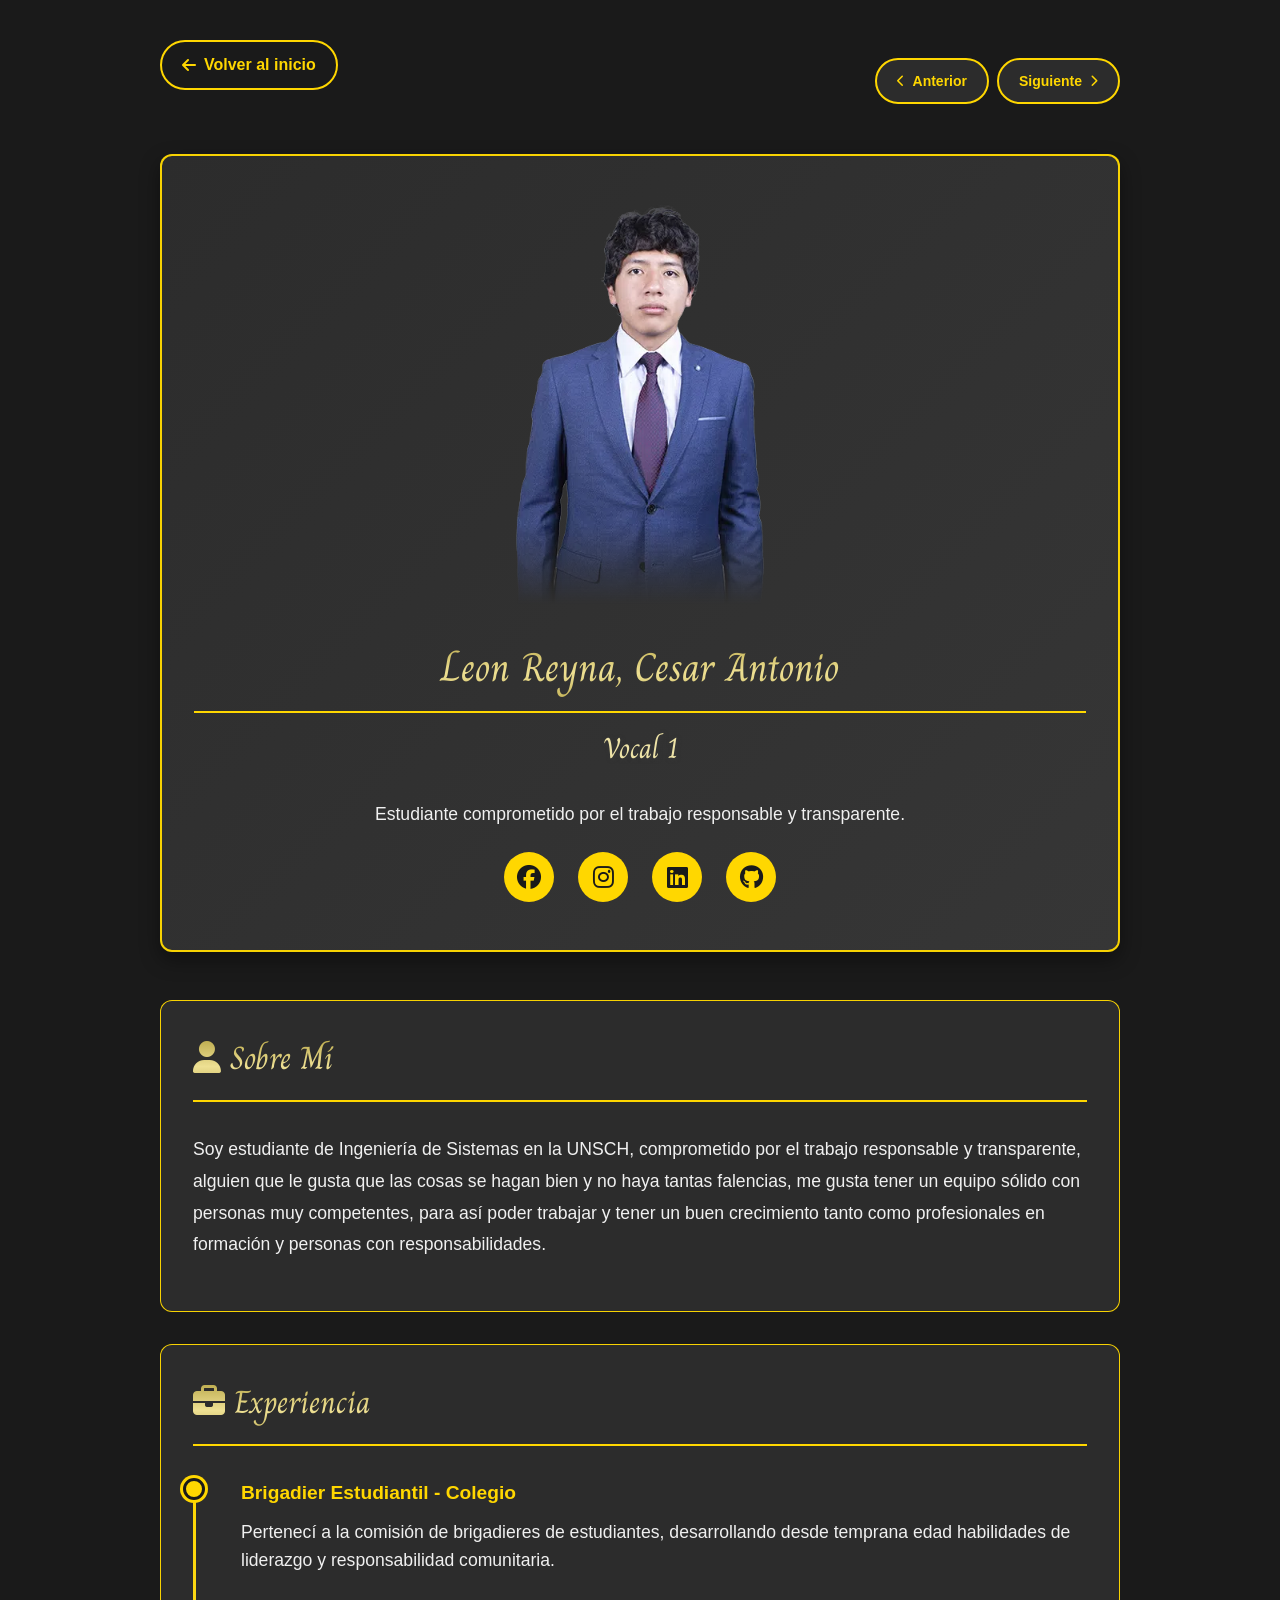
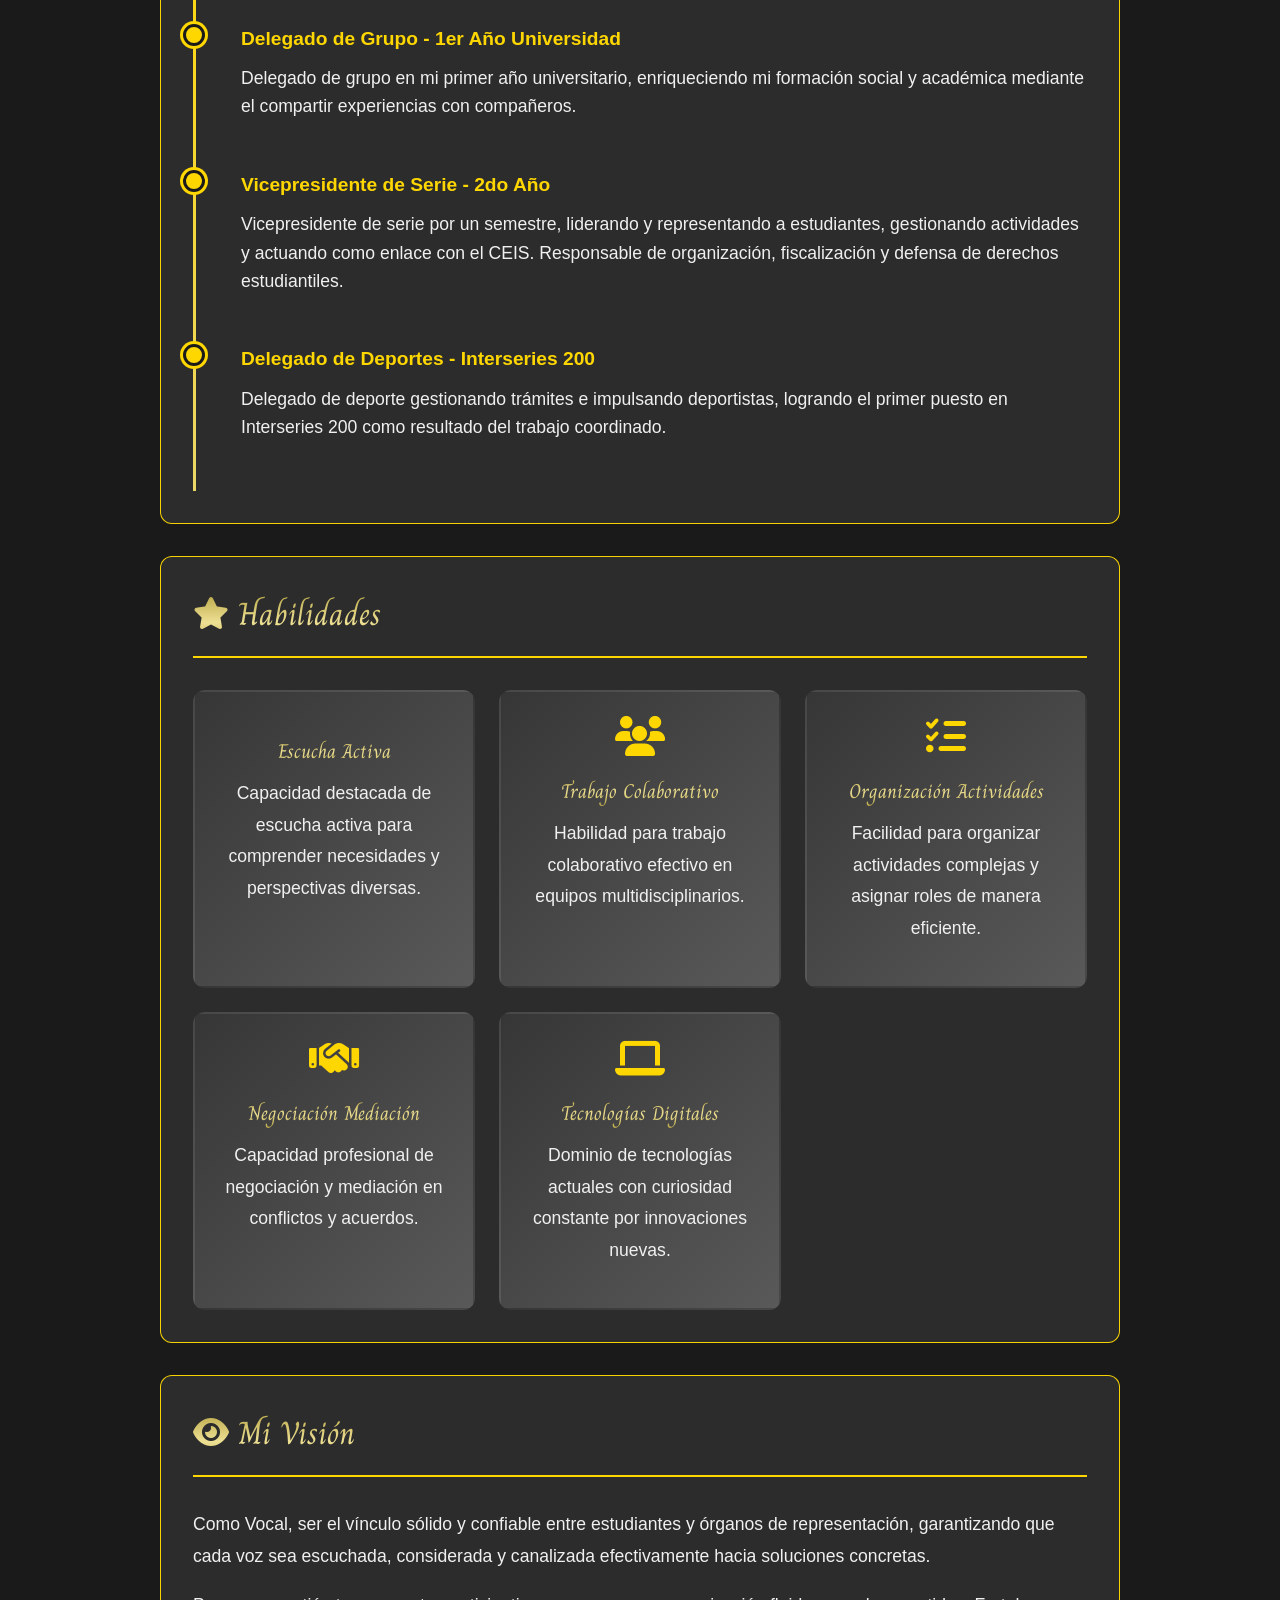
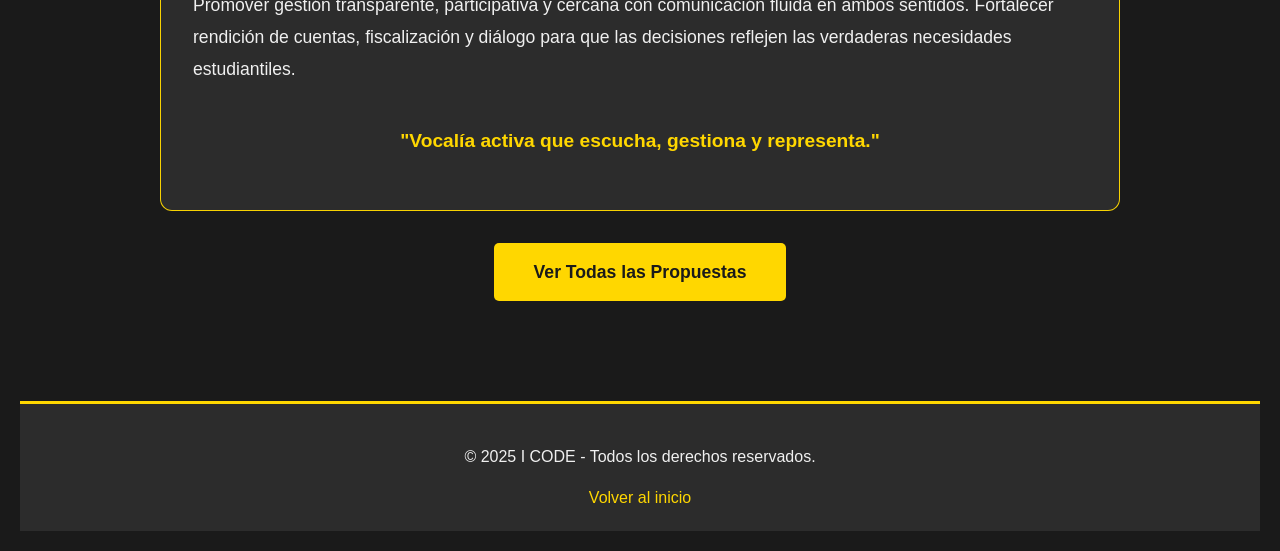
<file: candidatos/vocal_1.html>
<!DOCTYPE html>
<html lang="es">
<head>
    <meta charset="UTF-8">
    <meta name="viewport" content="width=device-width, initial-scale=1.0">
    <title>Leon Reyna, Cesar Antonio - Vocal 1 | I CODE</title>
    <meta name="description" content="Conoce a Leon Reyna, Cesar Antonio, candidato a Vocal 1 de I CODE. Descubre su experiencia, habilidades y propuestas para mejorar la vida estudiantil.">
    
    <!-- Open Graph -->
    <meta property="og:title" content="Leon Reyna, Cesar Antonio - Vocal 1 | I CODE">
    <meta property="og:description" content="Estudiante comprometido con la innovación y el desarrollo estudiantil.">
    <meta property="og:image" content="https://raw.githubusercontent.com/Inmortal175/i-code/refs/heads/Farmacia/resource/img/candidatos/Cesar1-1.webp">
    <meta property="og:type" content="profile">
    
    <!-- Preconnect -->
    <link rel="preconnect" href="https://fonts.googleapis.com">
    <link rel="preconnect" href="https://fonts.gstatic.com" crossorigin>
    
    <!-- Google Fonts -->
    <link href="https://fonts.googleapis.com/css2?family=Bonheur+Royale&display=swap" rel="stylesheet">
    <link href="https://fonts.googleapis.com/css2?family=Charm:wght@400;700&display=swap" rel="stylesheet">
    
    <!-- Favicon -->
    <link rel="icon" href="../resource/img/favicon.webp" type="image/x-icon">
    
    <!-- Font Awesome -->
    <link rel="stylesheet" href="https://cdnjs.cloudflare.com/ajax/libs/font-awesome/6.7.2/css/all.min.css" integrity="sha512-Evv84Mr4kqVGRNSgIGL/F/aIDqQb7xQ2vcrdIwxfjThSH8CSR7PBEakCr51Ck+w+/U6swU2Im1vVX0SVk9ABhg==" crossorigin="anonymous" referrerpolicy="no-referrer" />
    
    <!-- Estilos -->
    <link rel="stylesheet" href="../css/main.css">
    <link rel="stylesheet" href="../css/candidato.css">
</head>
<body>
    <div class="candidato-page">
        <!-- Navegación -->
        <div class="candidato-navegacion">
            <a href="../index.html" class="btn-back">
                <i class="fas fa-arrow-left"></i>
                Volver al inicio
            </a>
            
            <div class="btn-nav-candidatos">
                <a href="./Coordinador_de_eventos_culturales.html" class="btn-nav prev" title="Candidato anterior">
                    <i class="fas fa-chevron-left"></i>
                    <span>Anterior</span>
                </a>
                <a href="./vocal_2.html" class="btn-nav next" title="Siguiente candidato">
                    <span>Siguiente</span>
                    <i class="fas fa-chevron-right"></i>
                </a>
            </div>
        </div>

        <!-- Header del candidato -->
        <div class="candidato-header">
            <img src="../resource/img/candidatos/Cesar1-1.webp" alt="Leon Reyna, Cesar Antonio">
            <h1>Leon Reyna, Cesar Antonio</h1>
            <span class="cargo">Vocal 1</span>
            <p class="descripcion-corta">
                Estudiante comprometido por el trabajo responsable y transparente.
            </p>
            
            <!-- Redes sociales -->
            <div class="redes-sociales">
                <a href="https://facebook.com" target="_blank" rel="noopener noreferrer" aria-label="Facebook">
                    <i class="fa-brands fa-facebook"></i>
                </a>
                <a href="https://instagram.com" target="_blank" rel="noopener noreferrer" aria-label="Instagram">
                    <i class="fa-brands fa-instagram"></i>
                </a>
                <a href="https://linkedin.com" target="_blank" rel="noopener noreferrer" aria-label="LinkedIn">
                    <i class="fa-brands fa-linkedin"></i>
                </a>
                <a href="https://github.com/Inmortal175" target="_blank" rel="noopener noreferrer" aria-label="GitHub">
                    <i class="fa-brands fa-github"></i>
                </a>
            </div>
        </div>

        <!-- Biografía -->
        <section class="candidato-section">
            <h2><i class="fas fa-user"></i> Sobre Mí</h2>
            <p>
                Soy estudiante de Ingeniería de Sistemas en la UNSCH, comprometido por el trabajo responsable y transparente, alguien que le gusta que las cosas se hagan bien y no haya tantas falencias, me gusta tener un equipo sólido con personas muy competentes, para así poder trabajar y tener un buen crecimiento tanto como profesionales en formación y personas con responsabilidades.
            </p>
        </section>

        <!-- Experiencia -->
        <section class="candidato-section">
            <h2><i class="fas fa-briefcase"></i> Experiencia</h2>
            <div class="timeline">
                <div class="timeline-item">
                    <h4>Brigadier Estudiantil - Colegio</h4>
                    <p>Pertenecí a la comisión de brigadieres de estudiantes, desarrollando desde temprana edad habilidades de liderazgo y responsabilidad comunitaria.</p>
                </div>
                
                <div class="timeline-item">
                    <h4>Delegado de Grupo - 1er Año Universidad</h4>
                    <p>Delegado de grupo en mi primer año universitario, enriqueciendo mi formación social y académica mediante el compartir experiencias con compañeros.</p>
                </div>
                
                <div class="timeline-item">
                    <h4>Vicepresidente de Serie - 2do Año</h4>
                    <p>Vicepresidente de serie por un semestre, liderando y representando a estudiantes, gestionando actividades y actuando como enlace con el CEIS. Responsable de organización, fiscalización y defensa de derechos estudiantiles.</p>
                </div>
                
                <div class="timeline-item">
                    <h4>Delegado de Deportes - Interseries 200</h4>
                    <p>Delegado de deporte gestionando trámites e impulsando deportistas, logrando el primer puesto en Interseries 200 como resultado del trabajo coordinado.</p>
                </div>
            </div>
        </section>

        <!-- Habilidades -->
        <section class="candidato-section">
            <h2><i class="fas fa-star"></i> Habilidades</h2>
            <div class="habilidades-grid">
                <div class="habilidad-card">
                    <i class="fas fa-ear"></i>
                    <h3>Escucha Activa</h3>
                    <p>Capacidad destacada de escucha activa para comprender necesidades y perspectivas diversas.</p>
                </div>
                
                <div class="habilidad-card">
                    <i class="fas fa-users"></i>
                    <h3>Trabajo Colaborativo</h3>
                    <p>Habilidad para trabajo colaborativo efectivo en equipos multidisciplinarios.</p>
                </div>
                
                <div class="habilidad-card">
                    <i class="fas fa-tasks"></i>
                    <h3>Organización Actividades</h3>
                    <p>Facilidad para organizar actividades complejas y asignar roles de manera eficiente.</p>
                </div>
                
                <div class="habilidad-card">
                    <i class="fas fa-handshake"></i>
                    <h3>Negociación Mediación</h3>
                    <p>Capacidad profesional de negociación y mediación en conflictos y acuerdos.</p>
                </div>
                
                <div class="habilidad-card">
                    <i class="fas fa-laptop"></i>
                    <h3>Tecnologías Digitales</h3>
                    <p>Dominio de tecnologías actuales con curiosidad constante por innovaciones nuevas.</p>
                </div>
            </div>
        </section>

        <!-- Visión -->
        <section class="candidato-section">
            <h2><i class="fas fa-eye"></i> Mi Visión</h2>
            <p>
                Como Vocal, ser el vínculo sólido y confiable entre estudiantes y órganos de representación, garantizando que cada voz sea escuchada, considerada y canalizada efectivamente hacia soluciones concretas.
            </p>
            <p>
                Promover gestión transparente, participativa y cercana con comunicación fluida en ambos sentidos. Fortalecer rendición de cuentas, fiscalización y diálogo para que las decisiones reflejen las verdaderas necesidades estudiantiles.
            </p>
            <p style="font-size: 1.2rem; color: var(--color-primary); font-weight: bold; text-align: center; margin-top: 2em;">
                "Vocalía activa que escucha, gestiona y representa."
            </p>
        </section>


        <!-- Call to Action -->
        <div class="text-center mt-2 mb-2">
            <a href="../index.html#list-proposal" class="btn-primary" style="display: inline-block; padding: 15px 40px; font-size: 1.1rem; text-decoration: none;">
                Ver Todas las Propuestas
            </a>
        </div>
    </div>

    <!-- Footer -->
    <footer>
        <div class="text-center">
            <p>© 2025 I CODE - Todos los derechos reservados.</p>
            <p style="margin-top: 1em;">
                <a href="../index.html">Volver al inicio</a>
            </p>
        </div>
    </footer>
</body>
</html>
</file>
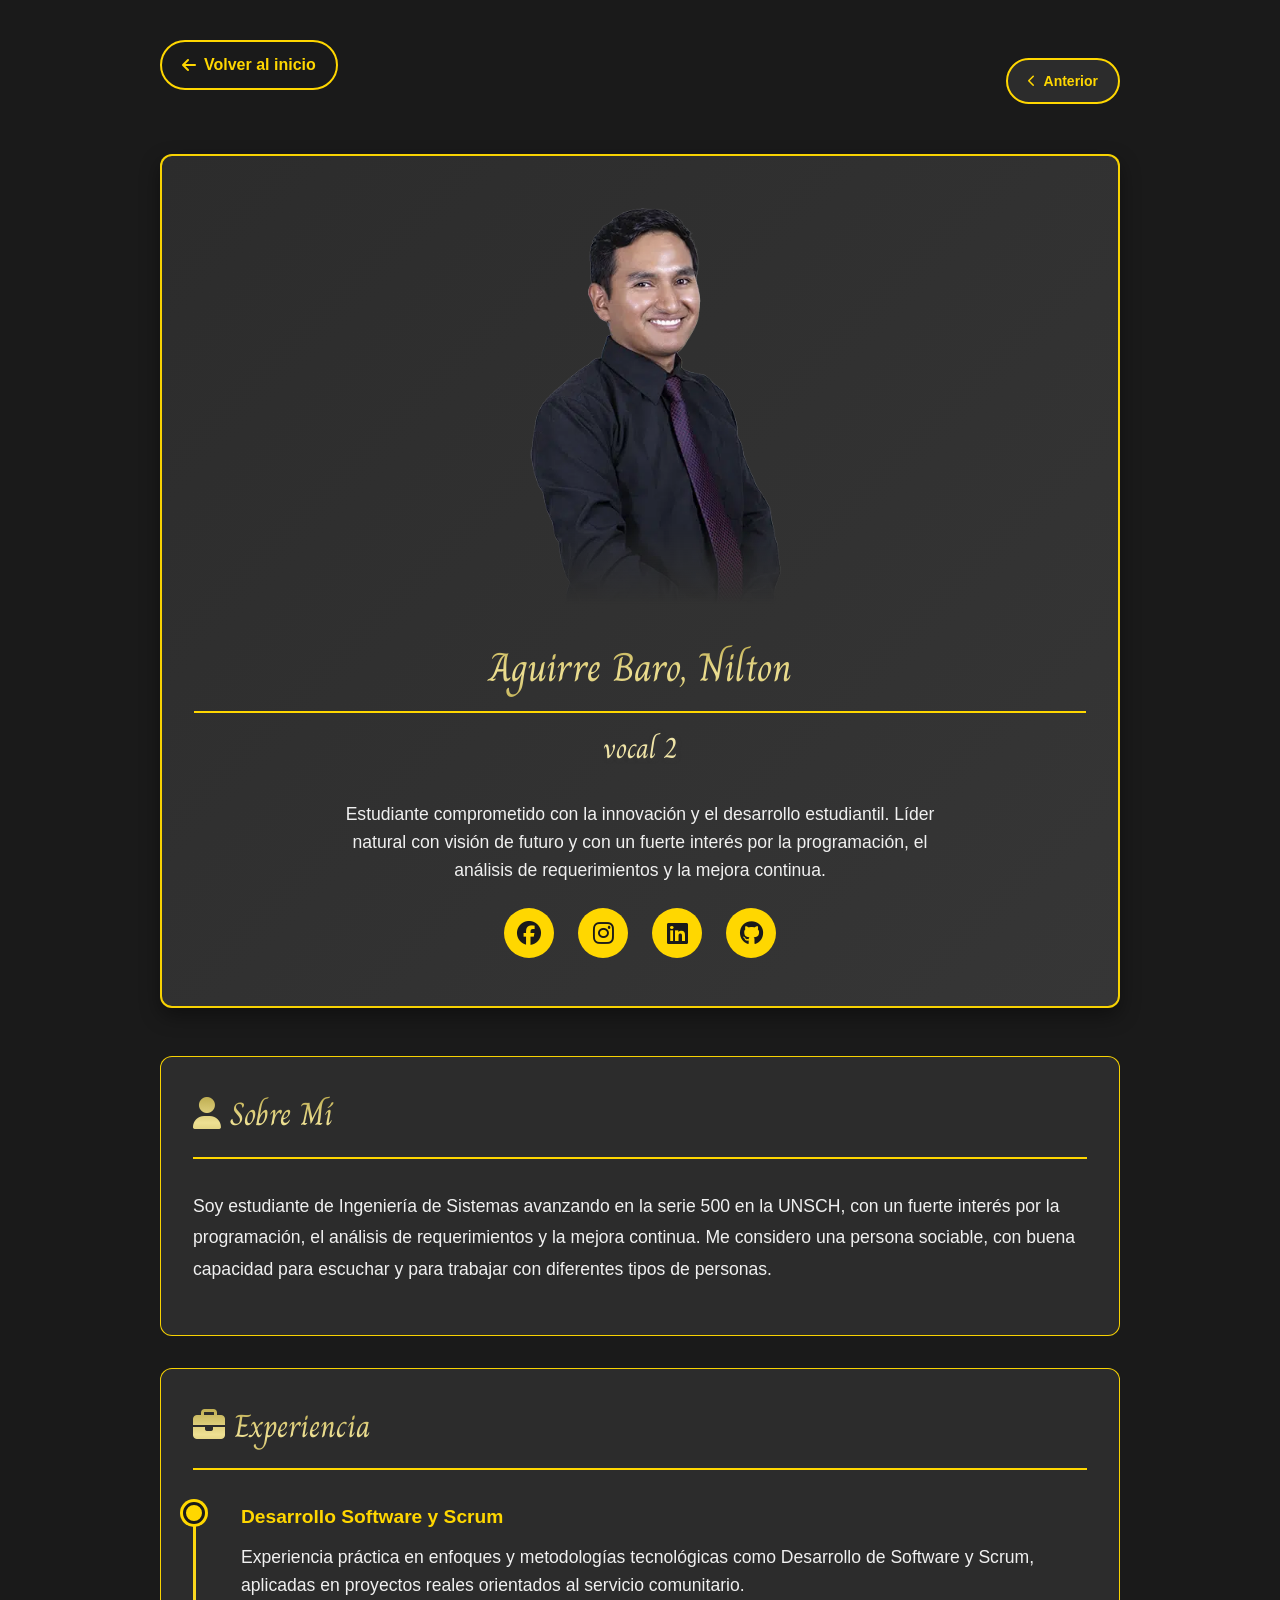
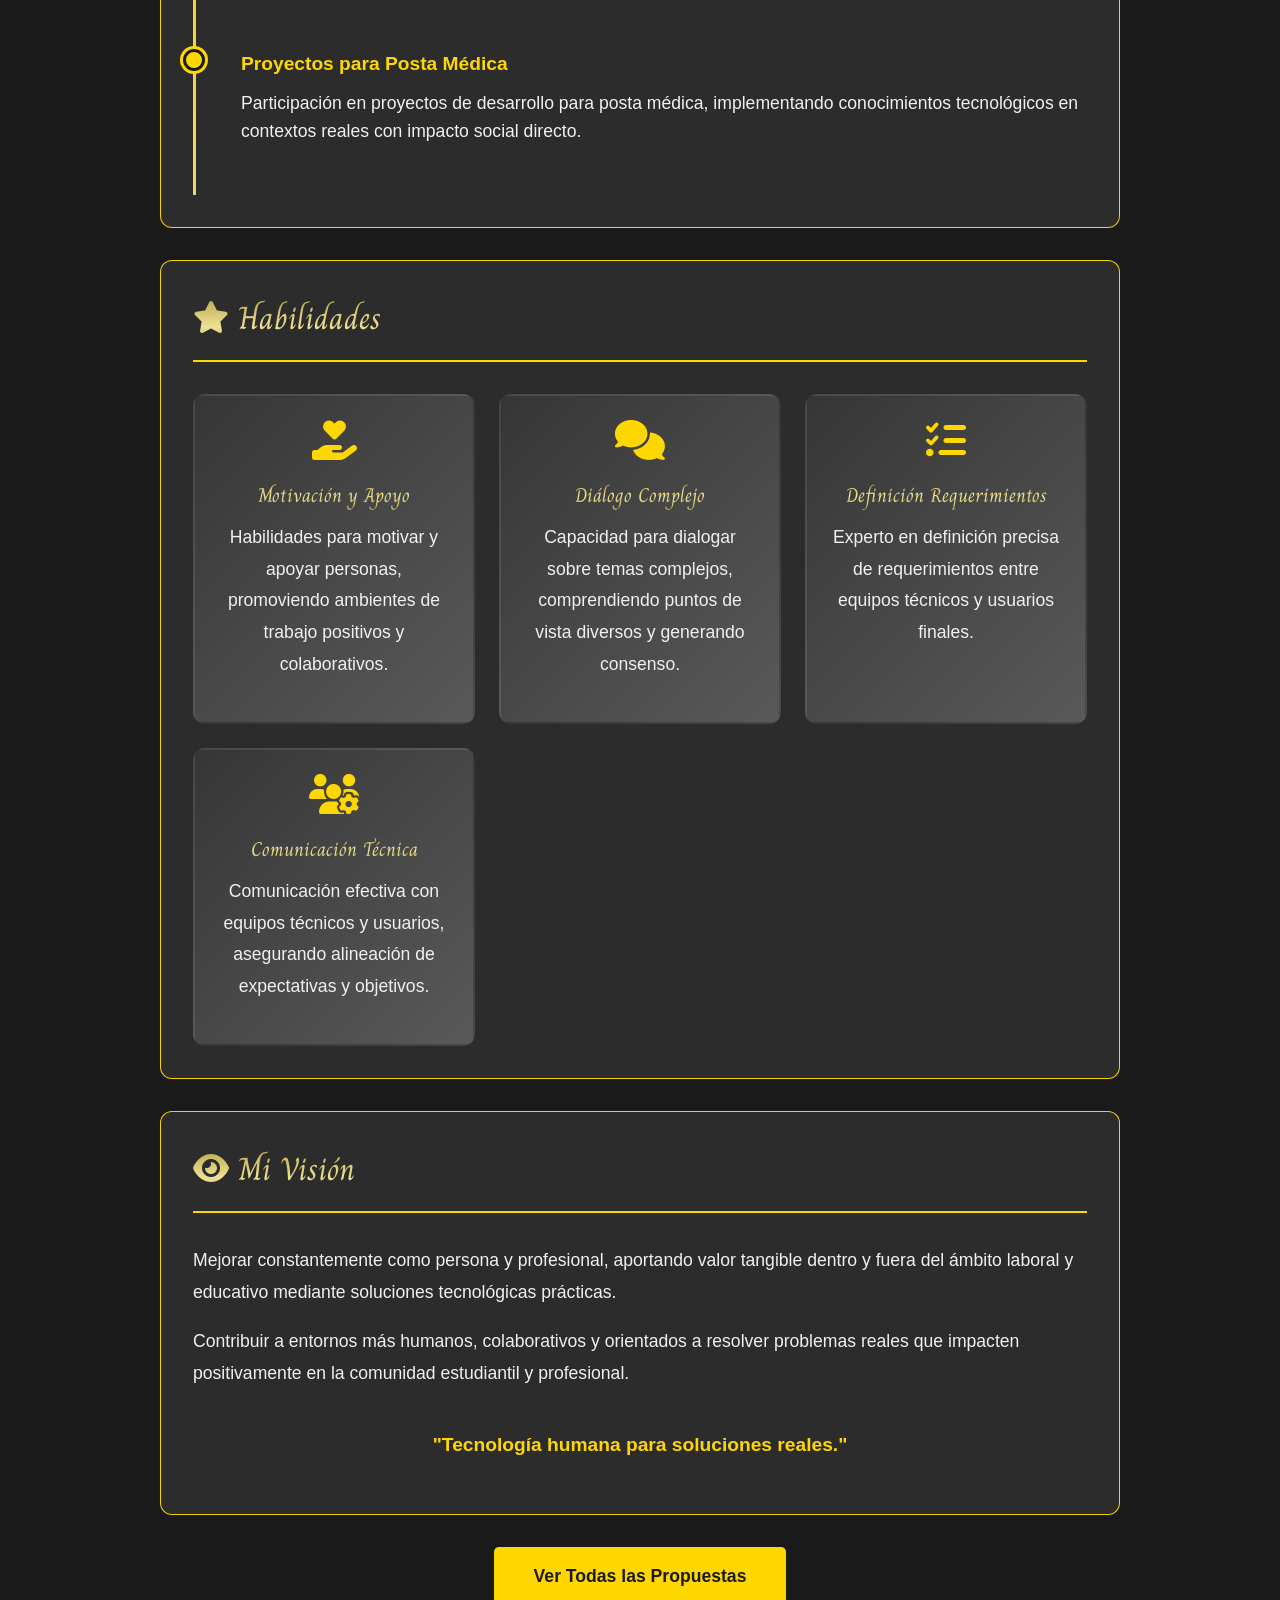
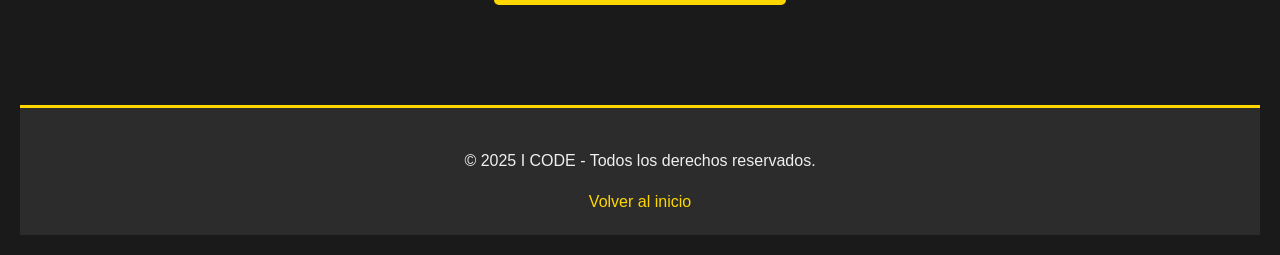
<file: candidatos/vocal_2.html>
<!DOCTYPE html>
<html lang="es">
<head>
    <meta charset="UTF-8">
    <meta name="viewport" content="width=device-width, initial-scale=1.0">
    <title>Aguirre Baro, Nilton - vocal 2 | I CODE</title>
    <meta name="description" content="Conoce a Aguirre Baro, Nilton, candidato a vocal 2 de I CODE. Descubre su experiencia, habilidades y propuestas para mejorar la vida estudiantil.">
    
    <!-- Open Graph -->
    <meta property="og:title" content="Aguirre Baro, Nilton - vocal 2 | I CODE">
    <meta property="og:description" content="Estudiante comprometido con la innovación y el desarrollo estudiantil.">
    <meta property="og:image" content="https://raw.githubusercontent.com/Inmortal175/i-code/refs/heads/Farmacia/resource/img/candidatos/Nilton1-1.webp">
    <meta property="og:type" content="profile">
    
    <!-- Preconnect -->
    <link rel="preconnect" href="https://fonts.googleapis.com">
    <link rel="preconnect" href="https://fonts.gstatic.com" crossorigin>
    
    <!-- Google Fonts -->
    <link href="https://fonts.googleapis.com/css2?family=Bonheur+Royale&display=swap" rel="stylesheet">
    <link href="https://fonts.googleapis.com/css2?family=Charm:wght@400;700&display=swap" rel="stylesheet">
    
    <!-- Favicon -->
    <link rel="icon" href="../resource/img/favicon.webp" type="image/x-icon">
    
    <!-- Font Awesome -->
    <link rel="stylesheet" href="https://cdnjs.cloudflare.com/ajax/libs/font-awesome/6.7.2/css/all.min.css" integrity="sha512-Evv84Mr4kqVGRNSgIGL/F/aIDqQb7xQ2vcrdIwxfjThSH8CSR7PBEakCr51Ck+w+/U6swU2Im1vVX0SVk9ABhg==" crossorigin="anonymous" referrerpolicy="no-referrer" />
    
    <!-- Estilos -->
    <link rel="stylesheet" href="../css/main.css">
    <link rel="stylesheet" href="../css/candidato.css">
</head>
<body>
    <div class="candidato-page">
        <!-- Navegación -->
        <div class="candidato-navegacion">
            <a href="../index.html" class="btn-back">
                <i class="fas fa-arrow-left"></i>
                Volver al inicio
            </a>
            
            <div class="btn-nav-candidatos">
                <a href="./vocal_1.html" class="btn-nav prev" title="Candidato anterior">
                    <i class="fas fa-chevron-left"></i>
                    <span>Anterior</span>
                </a>
                <!-- <a href="./vicepresidente.html" class="btn-nav next" title="Siguiente candidato">
                    <span>Siguiente</span>
                    <i class="fas fa-chevron-right"></i>
                </a> -->
            </div>
        </div>

        <!-- Header del candidato -->
        <div class="candidato-header">
            <img src="../resource/img/candidatos/Nilton1-1.webp" alt="Aguirre Baro, Nilton">
            <h1>Aguirre Baro, Nilton</h1>
            <span class="cargo">vocal 2</span>
            <p class="descripcion-corta">
                Estudiante comprometido con la innovación y el desarrollo estudiantil. 
                Líder natural con visión de futuro y con un fuerte interés por la programación, el análisis de requerimientos y la mejora continua.
            </p>
            
            <!-- Redes sociales -->
            <div class="redes-sociales">
                <a href="https://facebook.com" target="_blank" rel="noopener noreferrer" aria-label="Facebook">
                    <i class="fa-brands fa-facebook"></i>
                </a>
                <a href="https://instagram.com" target="_blank" rel="noopener noreferrer" aria-label="Instagram">
                    <i class="fa-brands fa-instagram"></i>
                </a>
                <a href="https://linkedin.com" target="_blank" rel="noopener noreferrer" aria-label="LinkedIn">
                    <i class="fa-brands fa-linkedin"></i>
                </a>
                <a href="https://github.com/Inmortal175" target="_blank" rel="noopener noreferrer" aria-label="GitHub">
                    <i class="fa-brands fa-github"></i>
                </a>
            </div>
        </div>

        <!-- Biografía -->
        <section class="candidato-section">
            <h2><i class="fas fa-user"></i> Sobre Mí</h2>
            <p>
                Soy estudiante de Ingeniería de Sistemas avanzando en la serie 500 en la UNSCH, con un fuerte interés por la programación, el análisis de requerimientos y la mejora continua. Me considero una persona sociable, con buena capacidad para escuchar y para trabajar con diferentes tipos de personas.

            </p>
           
        </section>

        <!-- Experiencia -->
        <section class="candidato-section">
            <h2><i class="fas fa-briefcase"></i> Experiencia</h2>
            <div class="timeline">
                <div class="timeline-item">
                    <h4>Desarrollo Software y Scrum</h4>
                    <p>Experiencia práctica en enfoques y metodologías tecnológicas como Desarrollo de Software y Scrum, aplicadas en proyectos reales orientados al servicio comunitario.</p>
                </div>
                
                <div class="timeline-item">
                    <h4>Proyectos para Posta Médica</h4>
                    <p>Participación en proyectos de desarrollo para posta médica, implementando conocimientos tecnológicos en contextos reales con impacto social directo.</p>
                </div>
            </div>
        </section>

        <!-- Habilidades -->
        <section class="candidato-section">
            <h2><i class="fas fa-star"></i> Habilidades</h2>
            <div class="habilidades-grid">
                <div class="habilidad-card">
                    <i class="fas fa-hand-holding-heart"></i>
                    <h3>Motivación y Apoyo</h3>
                    <p>Habilidades para motivar y apoyar personas, promoviendo ambientes de trabajo positivos y colaborativos.</p>
                </div>
                
                <div class="habilidad-card">
                    <i class="fas fa-comments"></i>
                    <h3>Diálogo Complejo</h3>
                    <p>Capacidad para dialogar sobre temas complejos, comprendiendo puntos de vista diversos y generando consenso.</p>
                </div>
                
                <div class="habilidad-card">
                    <i class="fas fa-list-check"></i>
                    <h3>Definición Requerimientos</h3>
                    <p>Experto en definición precisa de requerimientos entre equipos técnicos y usuarios finales.</p>
                </div>
                
                <div class="habilidad-card">
                    <i class="fas fa-users-cog"></i>
                    <h3>Comunicación Técnica</h3>
                    <p>Comunicación efectiva con equipos técnicos y usuarios, asegurando alineación de expectativas y objetivos.</p>
                </div>
            </div>
        </section>

        <!-- Visión -->
        <section class="candidato-section">
            <h2><i class="fas fa-eye"></i> Mi Visión</h2>
            <p>
                Mejorar constantemente como persona y profesional, aportando valor tangible dentro y fuera del ámbito laboral y educativo mediante soluciones tecnológicas prácticas.
            </p>
            <p>
                Contribuir a entornos más humanos, colaborativos y orientados a resolver problemas reales que impacten positivamente en la comunidad estudiantil y profesional.
            </p>
            <p style="font-size: 1.2rem; color: var(--color-primary); font-weight: bold; text-align: center; margin-top: 2em;">
                "Tecnología humana para soluciones reales."
            </p>
        </section>


        <!-- Call to Action -->
        <div class="text-center mt-2 mb-2">
            <a href="../index.html#list-proposal" class="btn-primary" style="display: inline-block; padding: 15px 40px; font-size: 1.1rem; text-decoration: none;">
                Ver Todas las Propuestas
            </a>
        </div>
    </div>

    <!-- Footer -->
    <footer>
        <div class="text-center">
            <p>© 2025 I CODE - Todos los derechos reservados.</p>
            <p style="margin-top: 1em;">
                <a href="../index.html">Volver al inicio</a>
            </p>
        </div>
    </footer>
</body>
</html>
</file>
<file: css/main.css>
/**
 * Estilos principales de I CODE
 * Variables CSS, tipografía y estilos globales
 */

/* ============================================
   VARIABLES CSS
   ============================================ */
:root {
    /* Colores principales */
    --color-primary: #ffd700;
    --color-primary-dark: #b19f3e;
    --color-primary-light: #eee093;
    --color-secondary: #ebd768;
    --color-accent: #ffd900f5;
    
    /* Colores de fondo */
    --bg-dark: #1a1a1a;
    --bg-medium: #2c2c2c;
    --bg-light: #363636;
    --bg-lighter: #595959;
    
    /* Colores de texto */
    --text-light: #f0f0f0;
    --text-gold: #eee3a7;
    
    /* Sombras */
    --shadow-text: 1px 1px 4px rgba(59, 59, 59, 0.8);
    --shadow-card: 0 4px 6px rgba(0, 0, 0, 0.3);
    
    /* Transiciones */
    --transition-fast: 200ms ease;
    --transition-medium: 300ms ease-in;
    --transition-slow: 500ms ease-out;
    
    /* Bordes */
    --border-radius: 12px;
    --border-radius-sm: 5px;
}

/* ============================================
   FUENTES
   ============================================ */
.bonheur-royale-regular {
    font-family: "Bonheur Royale", cursive;
    font-weight: 400;
    font-style: normal;
}

.charm-font {
    font-family: "Charm", cursive;
    font-weight: 500;
    font-style: normal;
}

/* ============================================
   RESET Y ESTILOS GLOBALES
   ============================================ */
* {
    margin: 0;
    padding: 0;
    box-sizing: border-box;
}

body {
    font-family: Arial, sans-serif;
    line-height: 1.6;
    color: var(--text-light);
    background-color: var(--bg-dark);
    max-width: 100%;
    margin: 0 auto;
    padding: 20px;
    overflow-x: hidden;
}

/* ============================================
   SCROLLBAR PERSONALIZADO
   ============================================ */
::-webkit-scrollbar {
    width: 12px;
}

::-webkit-scrollbar-track {
    background: var(--bg-lighter);
    border-radius: 10px;
}

::-webkit-scrollbar-thumb {
    background: #7f7f7f;
    border-radius: 10px;
    border: 3px solid transparent;
}

::-webkit-scrollbar-thumb:hover {
    background: #868585;
}

/* Para Firefox */
* {
    scrollbar-color: rgba(255, 221, 0, 0.872) rgb(159, 159, 159);
    scrollbar-width: thin;
}

/* ============================================
   TIPOGRAFÍA
   ============================================ */
h1, h2 {
    border-bottom: 2px solid var(--color-primary);
    padding-bottom: 0.3em;
    font-family: "Charm", cursive;
    font-weight: 500;
    margin: auto;
    background: linear-gradient(to bottom, var(--color-primary-dark), var(--color-primary-light), var(--color-primary-dark));
    -webkit-background-clip: text;
    -webkit-text-fill-color: transparent;
    background-clip: text;
}

h3 {
    font-family: "Bonheur Royale", cursive;
    font-weight: 500;
    font-size: 40px;
    margin: auto;
    background: linear-gradient(to bottom, var(--color-primary-dark), var(--color-primary-light), var(--color-primary-dark));
    -webkit-background-clip: text;
    -webkit-text-fill-color: transparent;
    background-clip: text;
}

.cargo {
    font-family: "Charm", cursive;
    font-weight: 500;
    color: var(--text-gold);
    font-size: 24px;
    text-shadow: var(--shadow-text);
}

/* ============================================
   HEADER
   ============================================ */
header {
    background-color: var(--bg-medium);
    color: var(--color-secondary);
    text-align: center;
    padding: 1em;
    margin-bottom: 1em;
    border-bottom: 3px solid var(--color-primary);
    view-timeline: --header;
    view-timeline-axis: block;
    animation-name: hide-header;
    animation-timeline: --header;
    animation-range: entry calc(100vh + 15%) cover calc(100vh + 25%);
    animation-fill-mode: both;
}

@keyframes hide-header {
    from {
        opacity: 1;
        scale: 100%;
    }
    to {
        opacity: 0;
        scale: 50%;
    }
}

.logo-container {
    display: flex;
    justify-content: center;
    align-items: center;
    margin-bottom: 1em;
}

.logo {
    max-width: 200px;
    max-height: 200px;
}

/* ============================================
   PROPUESTAS
   ============================================ */
.proposal {
    background-color: var(--bg-medium);
    border: 1px solid var(--color-accent);
    border-radius: var(--border-radius-sm);
    padding: 1em;
    margin-bottom: 2em;
    
    /* Animación de entrada */
    view-timeline: --image;
    view-timeline-axis: block;
    animation-timeline: --image;
    animation-name: show-prop;
    animation-range: entry 20% cover 27%;
    animation-fill-mode: both;
}

@keyframes show-prop {
    from {
        opacity: 0;
        scale: 25%;
    }
    to {
        opacity: 1;
        scale: 100%;
    }
}

.proposal-content {
    background: var(--bg-light);
    border-radius: var(--border-radius);
    padding: 5px 10px;
    overflow: auto;
    transition: opacity var(--transition-medium), max-height var(--transition-medium);
    scrollbar-color: var(--color-accent) var(--bg-lighter);
    scrollbar-width: thin;
    scrollbar-gutter: stable;
}

.proposal-content.hide {
    animation: hide-proposal var(--transition-medium) forwards;
    transition: all ease-in var(--transition-medium);
}

.proposal-content.show {
    scroll-margin-top: 0;
    animation: show-proposal var(--transition-medium) forwards;
    transition: all ease-out var(--transition-medium);
}

@keyframes hide-proposal {
    from {
        opacity: 1;
        max-height: 500px;
    }
    to {
        opacity: 0;
        max-height: 0;
        padding: 0;
    }
}

@keyframes show-proposal {
    from {
        opacity: 0;
        max-height: 0;
    }
    to {
        opacity: 1;
        max-height: 500px;
    }
}

/* ============================================
   BOTONES
   ============================================ */
.toggle-btn, .btn-primary, .btn-secondary {
    padding: 10px 20px;
    border: none;
    border-radius: var(--border-radius-sm);
    cursor: pointer;
    font-size: 16px;
    transition: all var(--transition-fast);
}

.toggle-btn, .btn-primary {
    background-color: var(--color-primary);
    color: var(--bg-dark);
    font-weight: bold;
}

.toggle-btn:hover, .btn-primary:hover {
    background-color: var(--color-secondary);
    transform: translateY(-2px);
    box-shadow: var(--shadow-card);
}

.btn-secondary {
    background-color: transparent;
    color: var(--color-primary);
    border: 2px solid var(--color-primary);
}

.btn-secondary:hover {
    background-color: var(--color-primary);
    color: var(--bg-dark);
}

/* ============================================
   FOOTER
   ============================================ */
footer {
    background-color: var(--bg-medium);
    color: var(--text-light);
    padding: 40px 20px 20px;
    border-top: 3px solid var(--color-primary);
    margin-top: 3em;
}

footer h2 {
    color: var(--color-primary);
    font-size: 1.5rem;
    margin-bottom: 0.5em;
}

footer a {
    color: var(--color-primary);
    text-decoration: none;
    transition: color var(--transition-fast);
}

footer a:hover {
    color: var(--color-secondary);
    text-decoration: underline;
}

footer ul {
    list-style: none;
    padding: 0;
}

footer hr {
    border: 0.5px solid var(--color-primary);
    margin: 20px 0;
}

/* ============================================
   RESPONSIVE DESIGN
   ============================================ */
@media (max-width: 768px) {
    body {
        padding: 10px;
    }
    
    h1 {
        font-size: 1.8rem;
    }
    
    h2 {
        font-size: 1.5rem;
    }
    
    h3 {
        font-size: 32px;
    }
    
    .cargo {
        font-size: 20px;
    }
    
    footer {
        padding: 20px 10px 10px;
    }
}

/* ============================================
   UTILIDADES
   ============================================ */
.text-center {
    text-align: center;
}

.mt-1 { margin-top: 1em; }
.mt-2 { margin-top: 2em; }
.mb-1 { margin-bottom: 1em; }
.mb-2 { margin-bottom: 2em; }

.container {
    max-width: 800px;
    margin: 0 auto;
}

.flex {
    display: flex;
}

.flex-center {
    display: flex;
    justify-content: center;
    align-items: center;
}

.flex-between {
    display: flex;
    justify-content: space-between;
}

.flex-wrap {
    flex-wrap: wrap;
}

.gap-1 { gap: 1em; }
.gap-2 { gap: 2em; }

/* ============================================
   ESTADOS DE CARGA DE IMÁGENES
   ============================================ */
img[data-src] {
    background: linear-gradient(135deg, var(--bg-medium) 0%, var(--bg-light) 100%);
    position: relative;
}

img[data-src]::before {
    content: '';
    position: absolute;
    top: 0;
    left: 0;
    width: 100%;
    height: 100%;
    background: linear-gradient(
        90deg,
        rgba(255, 215, 0, 0.1) 0%,
        rgba(255, 215, 0, 0.3) 50%,
        rgba(255, 215, 0, 0.1) 100%
    );
    animation: shimmer 1.5s infinite;
}

@keyframes shimmer {
    0% { transform: translateX(-100%); }
    100% { transform: translateX(100%); }
}

img.loaded {
    animation: fadeIn 0.5s ease-in;
}

@keyframes fadeIn {
    from { opacity: 0; }
    to { opacity: 1; }
}

img.error {
    opacity: 0.5;
    filter: grayscale(100%);
}
</file>
<file: css/candidato.css>
/**
 * Estilos para páginas de perfil de candidatos
 */

/* ============================================
   CONTENEDOR PRINCIPAL
   ============================================ */
.candidato-page {
    max-width: 1000px;
    margin: 0 auto;
    padding: 20px;
}

/* ============================================
   BOTÓN DE REGRESO
   ============================================ */
.btn-back {
    display: inline-flex;
    align-items: center;
    gap: 8px;
    margin-bottom: 2em;
    padding: 10px 20px;
    background-color: transparent;
    color: var(--color-primary);
    border: 2px solid var(--color-primary);
    border-radius: 25px;
    text-decoration: none;
    font-weight: bold;
    transition: all var(--transition-fast);
}

.btn-back:hover {
    background-color: var(--color-primary);
    color: var(--bg-dark);
    transform: translateX(-5px);
}

/* ============================================
   CABECERA DEL CANDIDATO
   ============================================ */
.candidato-header {
    background: linear-gradient(135deg, var(--bg-medium) 0%, var(--bg-light) 100%);
    border-radius: var(--border-radius);
    padding: 3em 2em;
    margin-bottom: 3em;
    text-align: center;
    border: 2px solid var(--color-accent);
    box-shadow: 0 8px 20px rgba(0, 0, 0, 0.4);
}

.candidato-header img {
    width: 300px;
    height: 400px;
    /* border-radius: 50%; */
    object-fit: cover;
    /* border: 6px solid var(--color-primary); */
    margin-bottom: 1.5em;
    box-shadow: 0 8px 24px rgba(255, 215, 0, 0.4);    
    mask-image: linear-gradient(black 80%, transparent);
}

.candidato-header h1 {
    font-size: 2.5rem;
    margin-bottom: 0.3em;
}

.candidato-header .cargo {
    font-size: 1.8rem;
    margin-bottom: 1em;
    display: block;
}

.candidato-header .descripcion-corta {
    font-size: 1.1rem;
    color: var(--text-light);
    max-width: 600px;
    margin: 0 auto;
    line-height: 1.6;
}

/* ============================================
   REDES SOCIALES
   ============================================ */
.redes-sociales {
    display: flex;
    justify-content: center;
    gap: 1.5em;
    margin-top: 1.5em;
    flex-wrap: wrap;
}

.redes-sociales a {
    display: flex;
    align-items: center;
    justify-content: center;
    width: 50px;
    height: 50px;
    border-radius: 50%;
    background-color: var(--color-primary);
    color: var(--bg-dark);
    font-size: 24px;
    transition: all var(--transition-fast);
    text-decoration: none;
}

.redes-sociales a:hover {
    background-color: var(--color-secondary);
    transform: translateY(-5px) scale(1.1);
    box-shadow: 0 6px 16px rgba(255, 215, 0, 0.5);
}

/* ============================================
   SECCIONES DE CONTENIDO
   ============================================ */
.candidato-section {
    background-color: var(--bg-medium);
    border-radius: var(--border-radius);
    padding: 2em;
    margin-bottom: 2em;
    border: 1px solid var(--color-accent);
    
    /* Animación de entrada */
    view-timeline: --section;
    view-timeline-axis: block;
    animation-timeline: --section;
    animation-name: fadeInUp;
    animation-range: entry 10% cover 25%;
    animation-fill-mode: both;
}

@keyframes fadeInUp {
    from {
        opacity: 0;
        transform: translateY(30px);
    }
    to {
        opacity: 1;
        transform: translateY(0);
    }
}

.candidato-section h2 {
    color: var(--color-primary);
    font-size: 2rem;
    margin-bottom: 1em;
    padding-bottom: 0.5em;
    border-bottom: 2px solid var(--color-primary);
}

.candidato-section p {
    font-size: 1.1rem;
    line-height: 1.8;
    color: var(--text-light);
    margin-bottom: 1em;
}

/* ============================================
   LISTAS
   ============================================ */
.lista-items {
    list-style: none;
    padding: 0;
}

.lista-items li {
    background-color: var(--bg-light);
    border-left: 4px solid var(--color-primary);
    padding: 1em 1.5em;
    margin-bottom: 1em;
    border-radius: 5px;
    transition: all var(--transition-fast);
    position: relative;
}

.lista-items li::before {
    content: "✦";
    color: var(--color-primary);
    font-size: 1.2em;
    position: absolute;
    left: 0.5em;
}

.lista-items li {
    padding-left: 2.5em;
}

.lista-items li:hover {
    background-color: var(--bg-lighter);
    transform: translateX(10px);
    box-shadow: 0 4px 8px rgba(255, 215, 0, 0.2);
}

/* ============================================
   GRID DE HABILIDADES
   ============================================ */
.habilidades-grid {
    display: grid;
    grid-template-columns: repeat(auto-fit, minmax(250px, 1fr));
    gap: 1.5em;
    margin-top: 1em;
}

.habilidad-card {
    background: linear-gradient(135deg, var(--bg-light) 0%, var(--bg-lighter) 100%);
    padding: 1.5em;
    border-radius: var(--border-radius);
    border: 2px solid transparent;
    transition: all var(--transition-medium);
    text-align: center;
}

.habilidad-card:hover {
    border-color: var(--color-primary);
    transform: translateY(-5px);
    box-shadow: 0 6px 16px rgba(255, 215, 0, 0.3);
}

.habilidad-card i {
    font-size: 2.5rem;
    color: var(--color-primary);
    margin-bottom: 0.5em;
    display: block;
}

.habilidad-card h3 {
    font-family: "Charm", cursive;
    font-size: 1.25rem;
    margin-bottom: 0.5em;
}

/* ============================================
   TIMELINE (EXPERIENCIA)
   ============================================ */
.timeline {
    position: relative;
    padding-left: 3em;
    margin-top: 2em;
}

.timeline::before {
    content: '';
    position: absolute;
    left: 0;
    top: 0;
    bottom: 0;
    width: 3px;
    background: linear-gradient(to bottom, var(--color-primary) 0%, var(--color-secondary) 100%);
}

.timeline-item {
    position: relative;
    padding-bottom: 2em;
}

.timeline-item::before {
    content: '';
    position: absolute;
    left: -3.6em;
    top: 0;
    width: 16px;
    height: 16px;
    border-radius: 50%;
    background-color: var(--color-primary);
    border: 3px solid var(--bg-dark);
    box-shadow: 0 0 0 3px var(--color-primary);
}

.timeline-item h4 {
    color: var(--color-primary);
    font-size: 1.2rem;
    margin-bottom: 0.5em;
}

.timeline-item p {
    color: var(--text-light);
    line-height: 1.6;
}

/* ============================================
   RESPONSIVE DESIGN
   ============================================ */
@media (max-width: 768px) {
    .candidato-header {
        padding: 2em 1em;
    }
    
    .candidato-header img {
        width: 180px;
        height: 180px;
    }
    
    .candidato-header h1 {
        font-size: 2rem;
    }
    
    .candidato-header .cargo {
        font-size: 1.4rem;
    }
    
    .candidato-section {
        padding: 1.5em;
    }
    
    .candidato-section h2 {
        font-size: 1.6rem;
    }
    
    .habilidades-grid {
        grid-template-columns: 1fr;
    }
    
    .timeline {
        padding-left: 2em;
    }
}

@media (max-width: 480px) {
    .candidato-header img {
        width: 170px;
        height: 270px;
    }
    
    .candidato-header h1 {
        font-size: 1.6rem;
    }
    
    .redes-sociales a {
        width: 40px;
        height: 40px;
        font-size: 20px;
    }
}

/* ============================================
   NAVEGACIÓN ENTRE CANDIDATOS
   ============================================ */
.candidato-navegacion {
    display: flex;
    justify-content: space-between;
    align-items: center;
    margin-bottom: 2em;
    gap: 1em;
    flex-wrap: wrap;
}

.btn-nav-candidatos {
    display: flex;
    gap: 0.5em;
}

.btn-nav {
    display: inline-flex;
    align-items: center;
    gap: 8px;
    padding: 10px 20px;
    background-color: var(--bg-medium);
    color: var(--color-primary);
    border: 2px solid var(--color-primary);
    border-radius: 25px;
    text-decoration: none;
    font-weight: bold;
    font-size: 14px;
    transition: all var(--transition-fast);
}

.btn-nav:hover {
    background-color: var(--color-primary);
    color: var(--bg-dark);
    transform: translateY(-2px);
    box-shadow: 0 4px 12px rgba(255, 215, 0, 0.3);
}

.btn-nav.prev:hover {
    transform: translateX(-3px) translateY(-2px);
}

.btn-nav.next:hover {
    transform: translateX(3px) translateY(-2px);
}

.btn-nav i {
    font-size: 12px;
}

/* Responsive */
@media (max-width: 768px) {
    .candidato-navegacion {
        flex-direction: column;
        align-items: stretch;
    }
    
    .btn-back {
        width: 100%;
        justify-content: center;
    }
    
    .btn-nav-candidatos {
        width: 100%;
        justify-content: space-between;
    }
    
    .btn-nav {
        flex: 1;
    }
}

@media (max-width: 480px) {
    .btn-nav span {
        display: none; /* Ocultar texto en móviles pequeños */
    }
    
    .btn-nav {
        padding: 12px 16px;
    }
}
</file>
